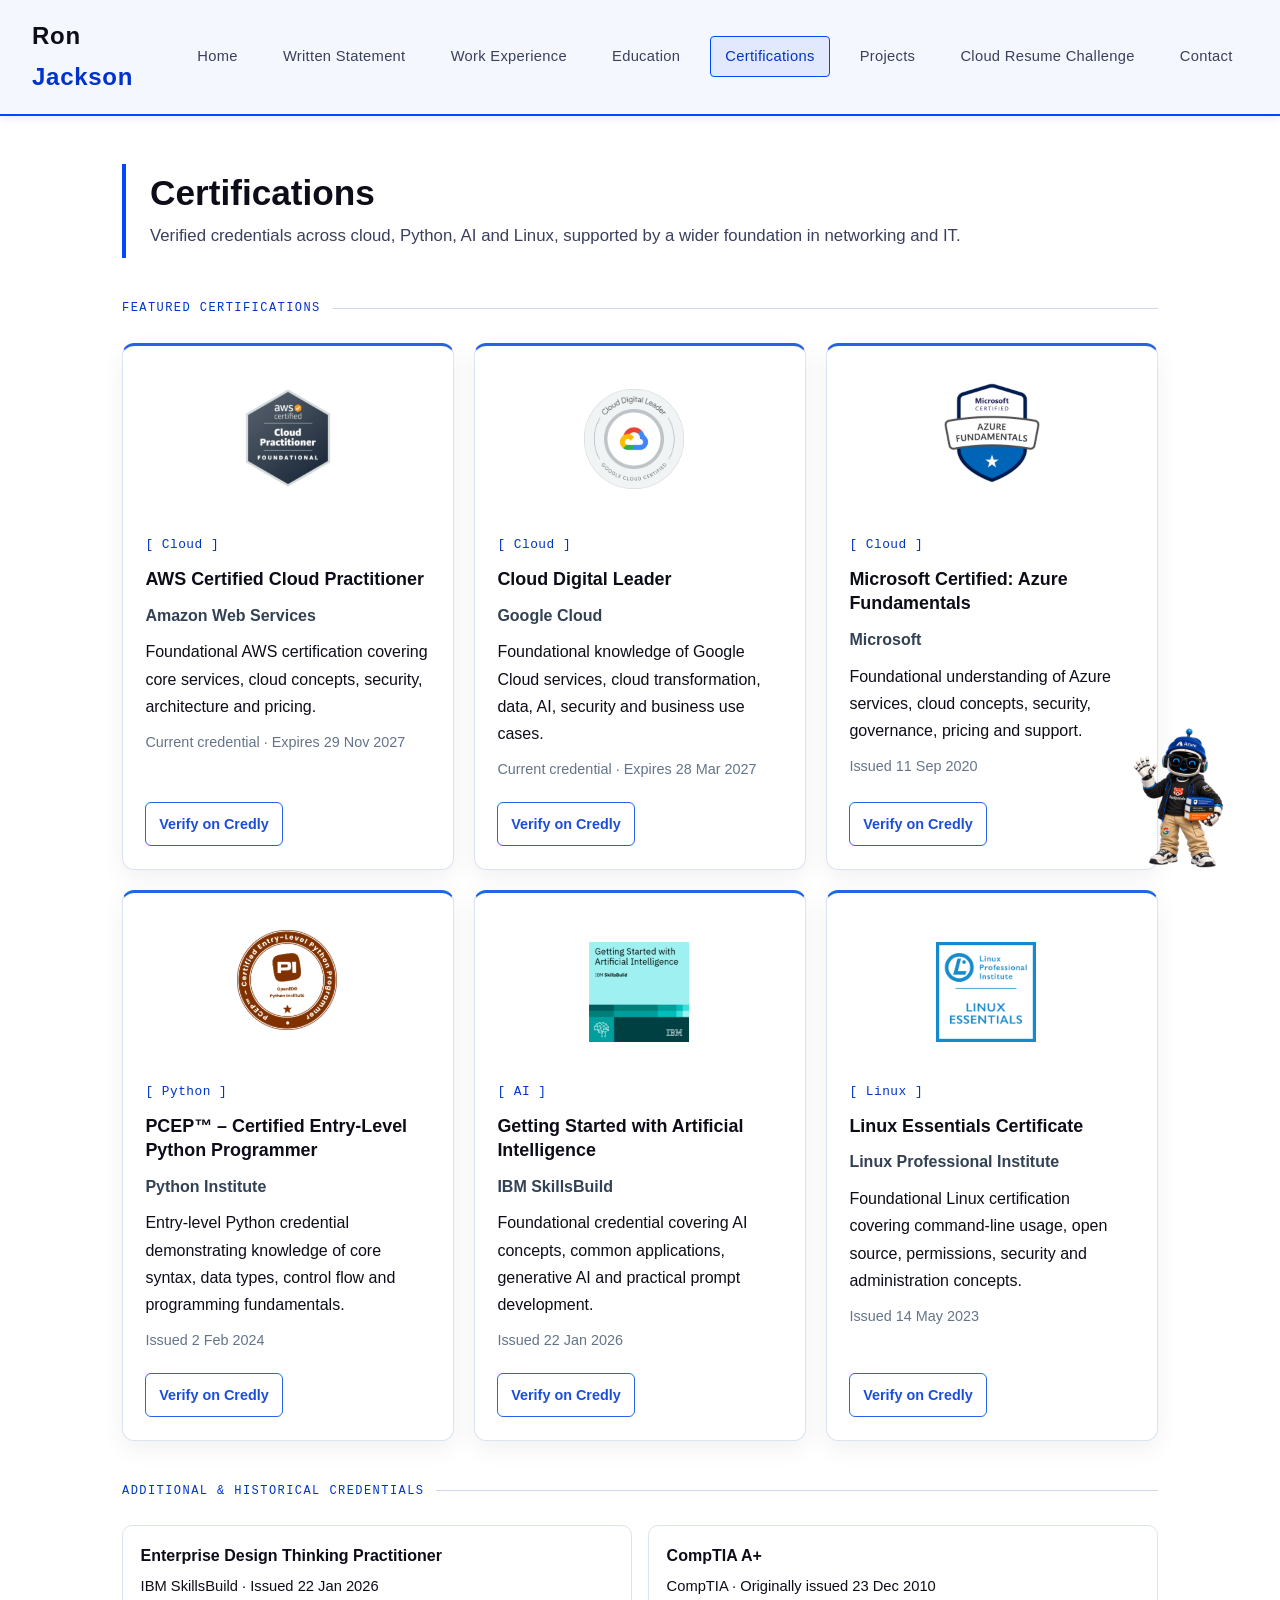
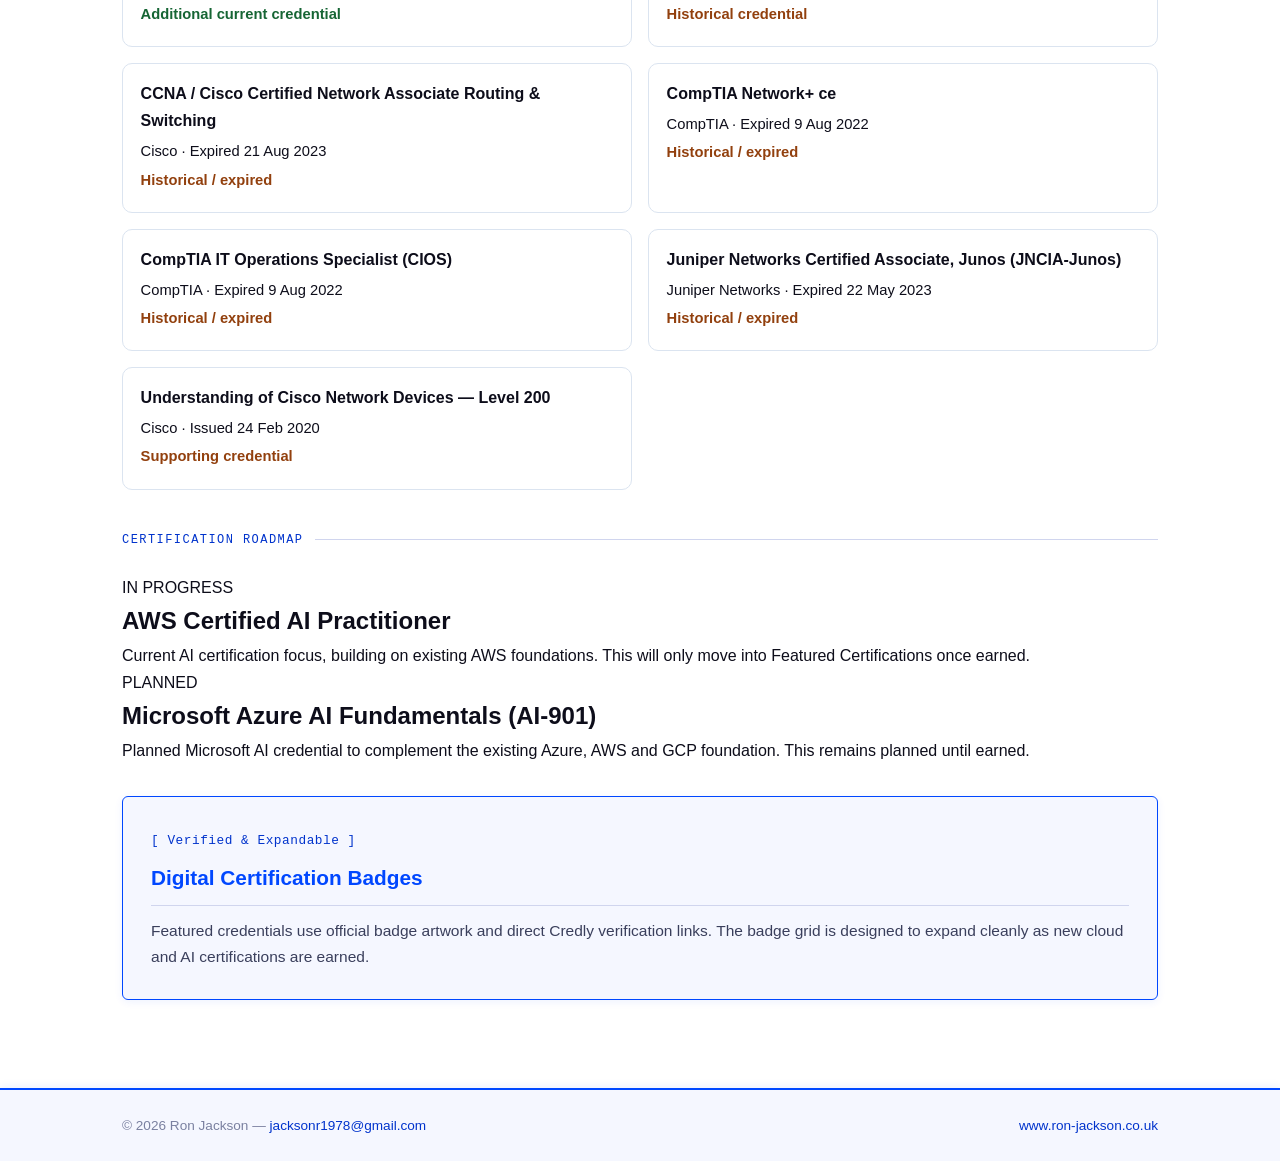
<file: website/certifications.html>
<!DOCTYPE html>
<html lang="en">
<head>
    <meta charset="UTF-8">
    <meta name="viewport" content="width=device-width, initial-scale=1.0">
    <title>Ron Jackson | Certifications</title>
    <link rel="stylesheet" href="styles.css">
    <style>
        @media (min-width: 901px) {
            header .wrapper { max-width: 1280px; }
            header nav ul { flex-wrap: nowrap; gap: 0.9rem; }
            header nav a { white-space: nowrap; font-size: 0.92rem; }
        }
        .featured-cert-grid {
            display: grid;
            grid-template-columns: repeat(3, minmax(0, 1fr));
            gap: 1.25rem;
            margin-bottom: 2.5rem;
        }
        .featured-cert-card {
            background: #fff;
            border: 1px solid #dbe4f0;
            border-top: 3px solid #2563eb;
            border-radius: 12px;
            padding: 1.4rem;
            box-shadow: 0 8px 24px rgba(15, 23, 42, 0.06);
            display: flex;
            flex-direction: column;
            min-height: 100%;
        }
        .cert-badge-image-wrap {
            min-height: 150px;
            display: flex;
            align-items: center;
            justify-content: center;
            margin-bottom: 1rem;
        }
        .cert-badge-image {
            width: 130px;
            height: 130px;
            object-fit: contain;
            display: block;
        }
        .featured-cert-card h2 { margin: 0.2rem 0 0.35rem; font-size: 1.12rem; line-height: 1.35; }
        .featured-cert-card p { margin: 0.3rem 0; }
        .cert-provider { font-weight: 600; color: #334155; }
        .cert-status-line { color: #64748b; font-size: 0.9rem; }
        .cert-actions { margin-top: auto; padding-top: 1rem; }
        .verify-link {
            display: inline-block;
            border: 1px solid #2563eb;
            border-radius: 6px;
            padding: 0.55rem 0.8rem;
            color: #1d4ed8;
            text-decoration: none;
            font-weight: 600;
            font-size: 0.9rem;
        }
        .verify-link:hover, .verify-link:focus { background: #eff6ff; }
        .credential-list {
            display: grid;
            grid-template-columns: repeat(2, minmax(0, 1fr));
            gap: 1rem;
            margin-bottom: 2.5rem;
        }
        .credential-row {
            background: #fff;
            border: 1px solid #dbe4f0;
            border-radius: 10px;
            padding: 1rem 1.1rem;
        }
        .credential-row h3 { margin: 0 0 0.3rem; font-size: 1rem; }
        .credential-row p { margin: 0.2rem 0; font-size: 0.92rem; }
        .status-current { color: #166534; font-weight: 700; }
        .status-historical { color: #92400e; font-weight: 700; }
        .cert-roadmap { margin-bottom: 2rem; }
        .cert-note { margin-top: 1rem; }
        @media (max-width: 900px) {
            .featured-cert-grid { grid-template-columns: repeat(2, minmax(0, 1fr)); }
        }
        @media (max-width: 620px) {
            .featured-cert-grid, .credential-list { grid-template-columns: 1fr; }
            .featured-cert-card { padding: 1.15rem; }
        }
    </style>
</head>
<body>
    <header>
        <div class="wrapper">
            <a href="index.html" class="site-title">Ron <span>Jackson</span></a>
            <nav>
                <ul>
                    <li><a href="index.html">Home</a></li>
                    <li><a href="written-statement.html">Written Statement</a></li>
                    <li><a href="work-experience.html">Work Experience</a></li>
                    <li><a href="education.html">Education</a></li>
                    <li><a href="certifications.html" class="active">Certifications</a></li>
                    <li><a href="projects.html">Projects</a></li>
                    <li><a href="cloud-resume-challenge.html">Cloud Resume Challenge</a></li>
                    <li><a href="contact.html">Contact</a></li>
                </ul>
            </nav>
        </div>
    </header>

    <main>
        <div class="wrapper">
            <div class="page-hero">
                <h1>Certifications</h1>
                <p>Verified credentials across cloud, Python, AI and Linux, supported by a wider foundation in networking and IT.</p>
            </div>

            <p class="section-label">Featured Certifications</p>
            <div class="featured-cert-grid">
                <article class="featured-cert-card">
                    <div class="cert-badge-image-wrap"><img class="cert-badge-image" src="aws-cloud-practitioner.png" alt="AWS Certified Cloud Practitioner badge"></div>
                    <span class="meta">[ Cloud ]</span>
                    <h2>AWS Certified Cloud Practitioner</h2>
                    <p class="cert-provider">Amazon Web Services</p>
                    <p>Foundational AWS certification covering core services, cloud concepts, security, architecture and pricing.</p>
                    <p class="cert-status-line">Current credential · Expires 29 Nov 2027</p>
                    <div class="cert-actions"><a class="verify-link" href="https://www.credly.com/badges/4825276f-b5e7-4b28-b126-1cdbe8781a90/public_url" target="_blank" rel="noopener noreferrer">Verify on Credly</a></div>
                </article>

                <article class="featured-cert-card">
                    <div class="cert-badge-image-wrap"><img class="cert-badge-image" src="google-cloud-digital-leader.png" alt="Google Cloud Digital Leader badge"></div>
                    <span class="meta">[ Cloud ]</span>
                    <h2>Cloud Digital Leader</h2>
                    <p class="cert-provider">Google Cloud</p>
                    <p>Foundational knowledge of Google Cloud services, cloud transformation, data, AI, security and business use cases.</p>
                    <p class="cert-status-line">Current credential · Expires 28 Mar 2027</p>
                    <div class="cert-actions"><a class="verify-link" href="https://www.credly.com/badges/78291d8f-d66b-465e-8c91-d51d4b2f5b19/public_url" target="_blank" rel="noopener noreferrer">Verify on Credly</a></div>
                </article>

                <article class="featured-cert-card">
                    <div class="cert-badge-image-wrap"><img class="cert-badge-image" src="azure-fundamentals.png" alt="Microsoft Certified Azure Fundamentals badge"></div>
                    <span class="meta">[ Cloud ]</span>
                    <h2>Microsoft Certified: Azure Fundamentals</h2>
                    <p class="cert-provider">Microsoft</p>
                    <p>Foundational understanding of Azure services, cloud concepts, security, governance, pricing and support.</p>
                    <p class="cert-status-line">Issued 11 Sep 2020</p>
                    <div class="cert-actions"><a class="verify-link" href="https://www.credly.com/badges/44bcf662-6a5d-427f-8465-b00cd1fa32e7/public_url" target="_blank" rel="noopener noreferrer">Verify on Credly</a></div>
                </article>

                <article class="featured-cert-card">
                    <div class="cert-badge-image-wrap"><img class="cert-badge-image" src="pcep-python.png" alt="PCEP Certified Entry-Level Python Programmer badge"></div>
                    <span class="meta">[ Python ]</span>
                    <h2>PCEP™ – Certified Entry-Level Python Programmer</h2>
                    <p class="cert-provider">Python Institute</p>
                    <p>Entry-level Python credential demonstrating knowledge of core syntax, data types, control flow and programming fundamentals.</p>
                    <p class="cert-status-line">Issued 2 Feb 2024</p>
                    <div class="cert-actions"><a class="verify-link" href="https://www.credly.com/badges/53e0cecb-135d-49e9-b8bc-91026887b95d/public_url" target="_blank" rel="noopener noreferrer">Verify on Credly</a></div>
                </article>

                <article class="featured-cert-card">
                    <div class="cert-badge-image-wrap"><img class="cert-badge-image" src="ibm-ai.png" alt="IBM Getting Started with Artificial Intelligence badge"></div>
                    <span class="meta">[ AI ]</span>
                    <h2>Getting Started with Artificial Intelligence</h2>
                    <p class="cert-provider">IBM SkillsBuild</p>
                    <p>Foundational credential covering AI concepts, common applications, generative AI and practical prompt development.</p>
                    <p class="cert-status-line">Issued 22 Jan 2026</p>
                    <div class="cert-actions"><a class="verify-link" href="https://www.credly.com/badges/84de6a75-718a-47b6-b9da-f3e84c369468/public_url" target="_blank" rel="noopener noreferrer">Verify on Credly</a></div>
                </article>

                <article class="featured-cert-card">
                    <div class="cert-badge-image-wrap"><img class="cert-badge-image" src="linux-essentials.png" alt="Linux Professional Institute Linux Essentials badge"></div>
                    <span class="meta">[ Linux ]</span>
                    <h2>Linux Essentials Certificate</h2>
                    <p class="cert-provider">Linux Professional Institute</p>
                    <p>Foundational Linux certification covering command-line usage, open source, permissions, security and administration concepts.</p>
                    <p class="cert-status-line">Issued 14 May 2023</p>
                    <div class="cert-actions"><a class="verify-link" href="https://www.credly.com/badges/4c8b5136-7797-4f88-a4ee-a0b5612e3987/public_url" target="_blank" rel="noopener noreferrer">Verify on Credly</a></div>
                </article>
            </div>

            <p class="section-label">Additional &amp; Historical Credentials</p>
            <div class="credential-list">
                <article class="credential-row">
                    <h3>Enterprise Design Thinking Practitioner</h3>
                    <p>IBM SkillsBuild · Issued 22 Jan 2026</p>
                    <p class="status-current">Additional current credential</p>
                </article>
                <article class="credential-row">
                    <h3>CompTIA A+</h3>
                    <p>CompTIA · Originally issued 23 Dec 2010</p>
                    <p class="status-historical">Historical credential</p>
                </article>
                <article class="credential-row">
                    <h3>CCNA / Cisco Certified Network Associate Routing &amp; Switching</h3>
                    <p>Cisco · Expired 21 Aug 2023</p>
                    <p class="status-historical">Historical / expired</p>
                </article>
                <article class="credential-row">
                    <h3>CompTIA Network+ ce</h3>
                    <p>CompTIA · Expired 9 Aug 2022</p>
                    <p class="status-historical">Historical / expired</p>
                </article>
                <article class="credential-row">
                    <h3>CompTIA IT Operations Specialist (CIOS)</h3>
                    <p>CompTIA · Expired 9 Aug 2022</p>
                    <p class="status-historical">Historical / expired</p>
                </article>
                <article class="credential-row">
                    <h3>Juniper Networks Certified Associate, Junos (JNCIA-Junos)</h3>
                    <p>Juniper Networks · Expired 22 May 2023</p>
                    <p class="status-historical">Historical / expired</p>
                </article>
                <article class="credential-row">
                    <h3>Understanding of Cisco Network Devices — Level 200</h3>
                    <p>Cisco · Issued 24 Feb 2020</p>
                    <p class="status-historical">Supporting credential</p>
                </article>
            </div>

            <p class="section-label">Certification Roadmap</p>
            <div class="cert-roadmap">
                <div class="roadmap-card roadmap-current">
                    <span class="project-status status-active">IN PROGRESS</span>
                    <h2>AWS Certified AI Practitioner</h2>
                    <p>Current AI certification focus, building on existing AWS foundations. This will only move into Featured Certifications once earned.</p>
                </div>
                <div class="roadmap-card">
                    <span class="project-status status-planned">PLANNED</span>
                    <h2>Microsoft Azure AI Fundamentals (AI-901)</h2>
                    <p>Planned Microsoft AI credential to complement the existing Azure, AWS and GCP foundation. This remains planned until earned.</p>
                </div>
            </div>

            <div class="card cert-note">
                <span class="meta">[ Verified &amp; Expandable ]</span>
                <h2>Digital Certification Badges</h2>
                <p>Featured credentials use official badge artwork and direct Credly verification links. The badge grid is designed to expand cleanly as new cloud and AI certifications are earned.</p>
            </div>
        </div>
    </main>

    <footer>
        <div class="wrapper">
            <p>&copy; 2026 Ron Jackson &mdash; <a href="mailto:jacksonr1978@gmail.com">jacksonr1978@gmail.com</a></p>
            <p><a href="https://www.ron-jackson.co.uk">www.ron-jackson.co.uk</a></p>
        </div>
    </footer>
<script src="assets/ronbot/ronbot.js" defer></script></body>
</html>
</file>
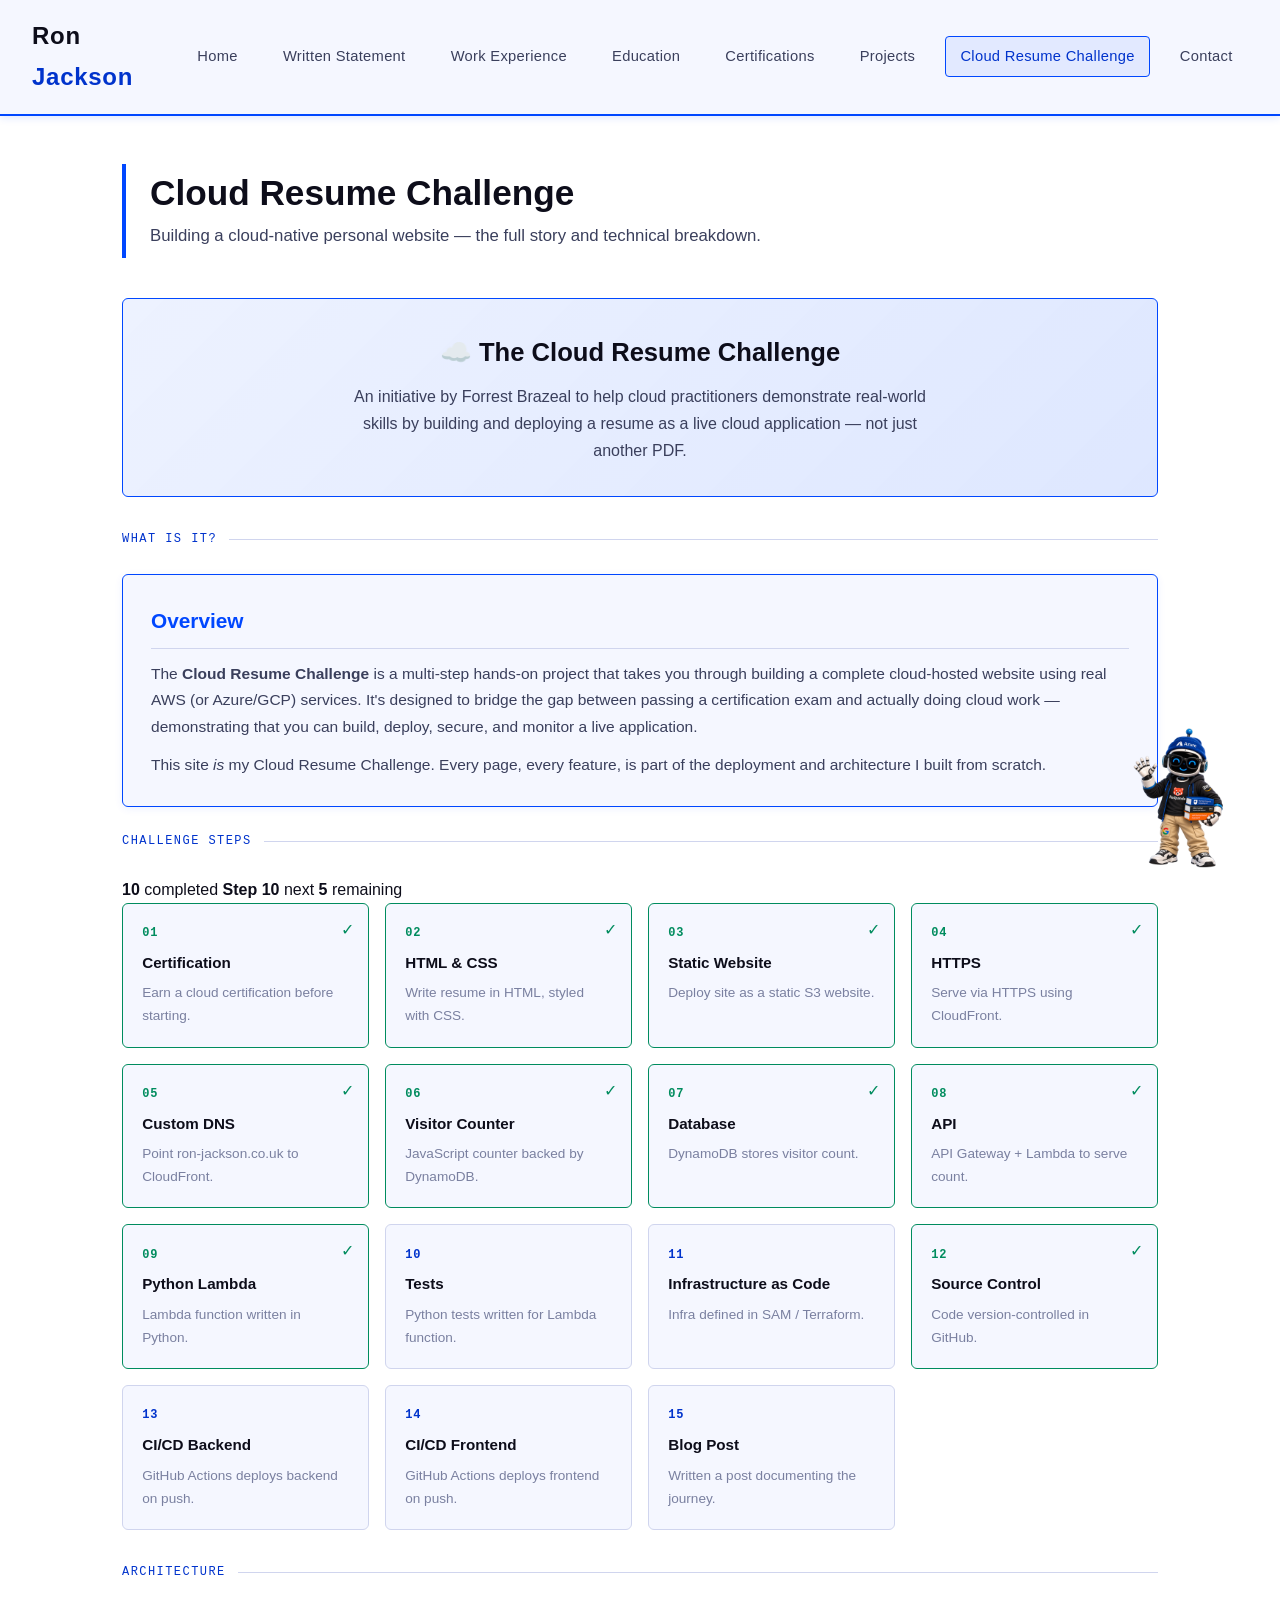
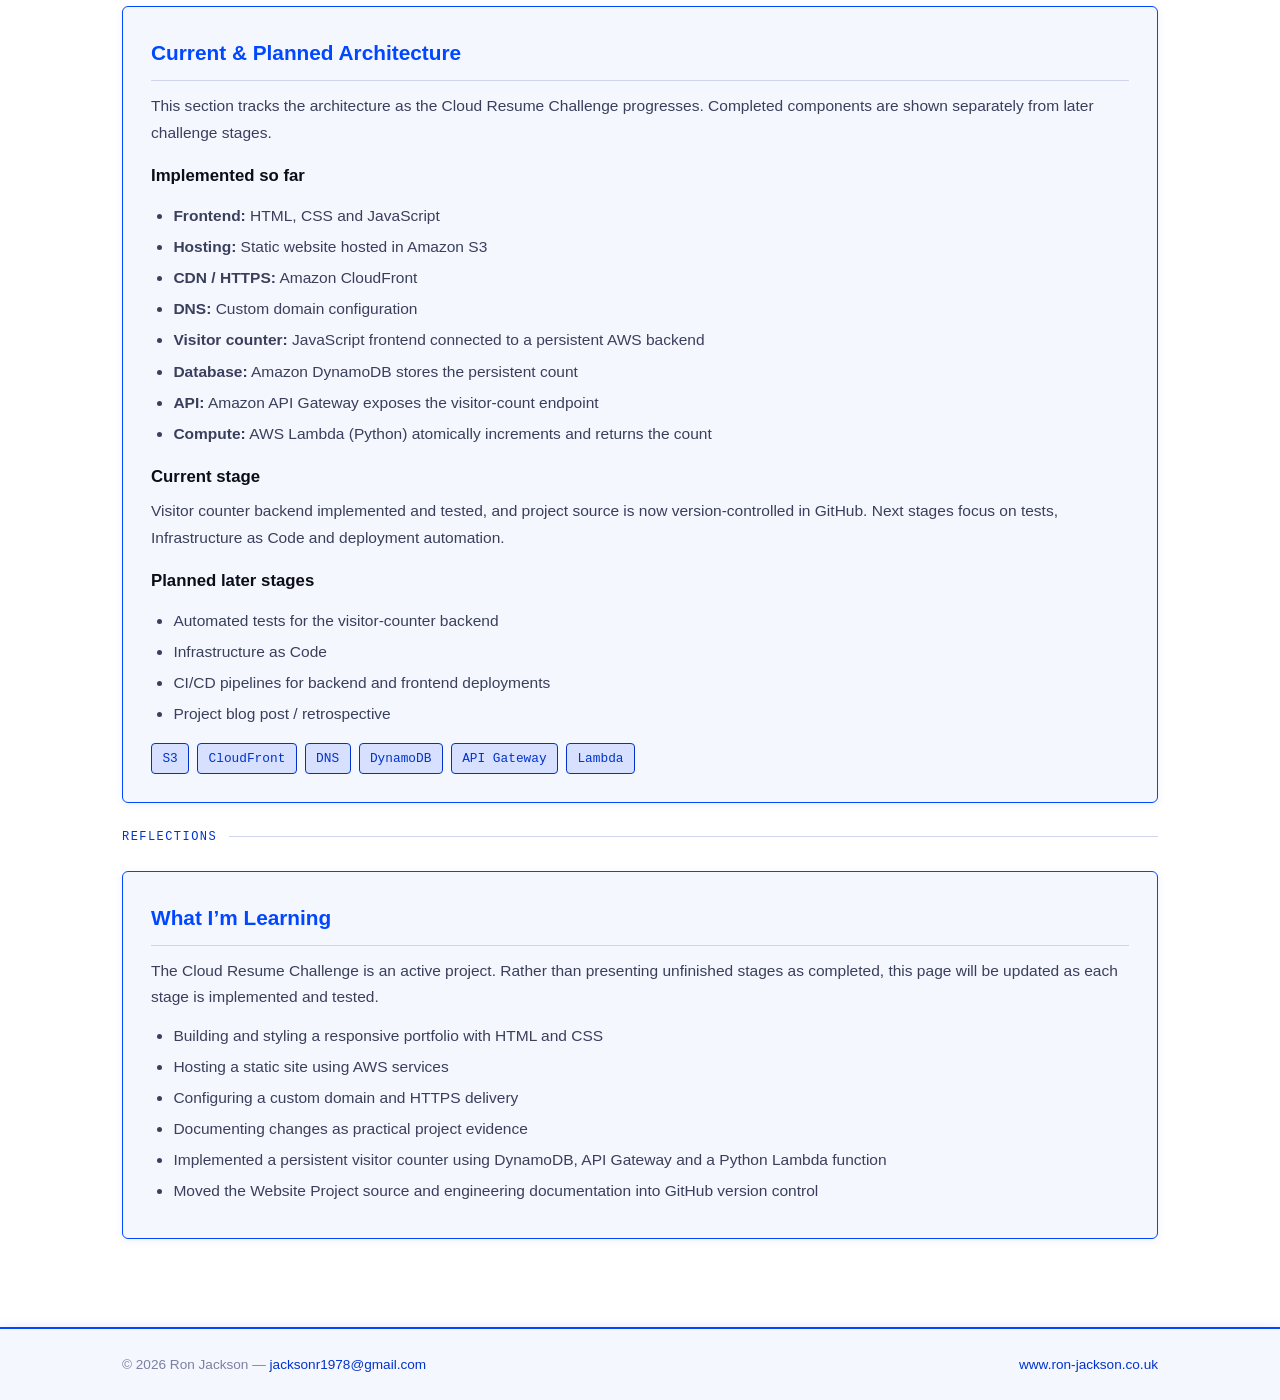
<file: website/cloud-resume-challenge.html>
<!DOCTYPE html>
<html lang="en">
<head>
    <meta charset="UTF-8">
    <meta name="viewport" content="width=device-width, initial-scale=1.0">
    <title>Ron Jackson | Cloud Resume Challenge</title>
    <link rel="stylesheet" href="styles.css">

    <style>
        /* Keep the full desktop navigation on a single line. */
        @media (min-width: 901px) {
            header .wrapper { max-width: 1280px; }
            header nav ul { flex-wrap: nowrap; gap: 0.9rem; }
            header nav a { white-space: nowrap; font-size: 0.92rem; }
        }
    </style>
</head>
<body>

    <!-- HEADER -->
    <header>
        <div class="wrapper">
            <a href="index.html" class="site-title">Ron <span>Jackson</span></a>
            <nav>
                <ul>
                    <li><a href="index.html">Home</a></li>
                    <li><a href="written-statement.html">Written Statement</a></li>
                    <li><a href="work-experience.html">Work Experience</a></li>
                    <li><a href="education.html">Education</a></li>
                    <li><a href="certifications.html">Certifications</a></li>
                    <li><a href="projects.html">Projects</a></li>
                    <li><a href="cloud-resume-challenge.html" class="active">Cloud Resume Challenge</a></li>
                    <li><a href="contact.html">Contact</a></li>
                </ul>
            </nav>
        </div>
    </header>

    <!-- MAIN -->
    <main>
        <div class="wrapper">

            <div class="page-hero">
                <h1>Cloud Resume Challenge</h1>
                <p>Building a cloud-native personal website — the full story and technical breakdown.</p>
            </div>

            <!-- Banner -->
            <div class="challenge-banner">
                <h2>☁️ The Cloud Resume Challenge</h2>
                <p>
                    An initiative by Forrest Brazeal to help cloud practitioners demonstrate real-world skills
                    by building and deploying a resume as a live cloud application — not just another PDF.
                </p>
            </div>

            <!-- What Is It -->
            <p class="section-label">What Is It?</p>
            <div class="card">
                <h2>Overview</h2>
                <p>
                    The <strong>Cloud Resume Challenge</strong> is a multi-step hands-on project that takes you
                    through building a complete cloud-hosted website using real AWS (or Azure/GCP) services.
                    It's designed to bridge the gap between passing a certification exam and actually doing
                    cloud work — demonstrating that you can build, deploy, secure, and monitor a live application.
                </p>
                <p style="margin-top:0.75rem;">
                    This site <em>is</em> my Cloud Resume Challenge. Every page, every feature, is part of
                    the deployment and architecture I built from scratch.
                </p>
            </div>

            <!-- Steps -->
            <p class="section-label">Challenge Steps</p>
            <div class="challenge-progress">
                <span><strong>10</strong> completed</span>
                <span><strong>Step 10</strong> next</span>
                <span><strong>5</strong> remaining</span>
            </div>

            <div class="steps-grid">
                <div class="step-card done">
                    <div class="step-number">01</div>
                    <h3>Certification</h3>
                    <p>Earn a cloud certification before starting.</p>
                </div>
                <div class="step-card done">
                    <div class="step-number">02</div>
                    <h3>HTML &amp; CSS</h3>
                    <p>Write resume in HTML, styled with CSS.</p>
                </div>
                <div class="step-card done">
                    <div class="step-number">03</div>
                    <h3>Static Website</h3>
                    <p>Deploy site as a static S3 website.</p>
                </div>
                <div class="step-card done">
                    <div class="step-number">04</div>
                    <h3>HTTPS</h3>
                    <p>Serve via HTTPS using CloudFront.</p>
                </div>
                <div class="step-card done">
                    <div class="step-number">05</div>
                    <h3>Custom DNS</h3>
                    <p>Point ron-jackson.co.uk to CloudFront.</p>
                </div>
                <div class="step-card done">
                    <div class="step-number">06</div>
                    <h3>Visitor Counter</h3>
                    <p>JavaScript counter backed by DynamoDB.</p>
                </div>
                <div class="step-card done">
                    <div class="step-number">07</div>
                    <h3>Database</h3>
                    <p>DynamoDB stores visitor count.</p>
                </div>
                <div class="step-card done">
                    <div class="step-number">08</div>
                    <h3>API</h3>
                    <p>API Gateway + Lambda to serve count.</p>
                </div>
                <div class="step-card done">
                    <div class="step-number">09</div>
                    <h3>Python Lambda</h3>
                    <p>Lambda function written in Python.</p>
                </div>
                <div class="step-card planned">
                    <div class="step-number">10</div>
                    <h3>Tests</h3>
                    <p>Python tests written for Lambda function.</p>
                </div>
                <div class="step-card planned">
                    <div class="step-number">11</div>
                    <h3>Infrastructure as Code</h3>
                    <p>Infra defined in SAM / Terraform.</p>
                </div>
                <div class="step-card done">
                    <div class="step-number">12</div>
                    <h3>Source Control</h3>
                    <p>Code version-controlled in GitHub.</p>
                </div>
                <div class="step-card planned">
                    <div class="step-number">13</div>
                    <h3>CI/CD Backend</h3>
                    <p>GitHub Actions deploys backend on push.</p>
                </div>
                <div class="step-card planned">
                    <div class="step-number">14</div>
                    <h3>CI/CD Frontend</h3>
                    <p>GitHub Actions deploys frontend on push.</p>
                </div>
                <div class="step-card planned">
                    <div class="step-number">15</div>
                    <h3>Blog Post</h3>
                    <p>Written a post documenting the journey.</p>
                </div>
            </div>

            <!-- Architecture -->
            <p class="section-label">Architecture</p>
            <div class="card">
                <h2>Current &amp; Planned Architecture</h2>
                <p>This section tracks the architecture as the Cloud Resume Challenge progresses. Completed components are shown separately from later challenge stages.</p>
                <h3 style="margin-top:1rem;">Implemented so far</h3>
                <ul style="margin-top:0.75rem;">
                    <li><strong>Frontend:</strong> HTML, CSS and JavaScript</li>
                    <li><strong>Hosting:</strong> Static website hosted in Amazon S3</li>
                    <li><strong>CDN / HTTPS:</strong> Amazon CloudFront</li>
                    <li><strong>DNS:</strong> Custom domain configuration</li>
                    <li><strong>Visitor counter:</strong> JavaScript frontend connected to a persistent AWS backend</li>
                    <li><strong>Database:</strong> Amazon DynamoDB stores the persistent count</li>
                    <li><strong>API:</strong> Amazon API Gateway exposes the visitor-count endpoint</li>
                    <li><strong>Compute:</strong> AWS Lambda (Python) atomically increments and returns the count</li>
                </ul>
                <h3 style="margin-top:1rem;">Current stage</h3>
                <p>Visitor counter backend implemented and tested, and project source is now version-controlled in GitHub. Next stages focus on tests, Infrastructure as Code and deployment automation.</p>
                <h3 style="margin-top:1rem;">Planned later stages</h3>
                <ul style="margin-top:0.75rem;">
                    <li>Automated tests for the visitor-counter backend</li>
                    <li>Infrastructure as Code</li>
                    <li>CI/CD pipelines for backend and frontend deployments</li>
                    <li>Project blog post / retrospective</li>
                </ul>
                <div class="badge-list" style="margin-top:1rem;">
                    <span class="badge">S3</span>
                    <span class="badge">CloudFront</span>
                    <span class="badge">DNS</span>
                    <span class="badge">DynamoDB</span>
                    <span class="badge">API Gateway</span>
                    <span class="badge">Lambda</span>
                </div>
            </div>

            <!-- Lessons Learned -->
            <p class="section-label">Reflections</p>
            <div class="card">
                <h2>What I&rsquo;m Learning</h2>
                <p>
                    The Cloud Resume Challenge is an active project. Rather than presenting unfinished stages as completed,
                    this page will be updated as each stage is implemented and tested.
                </p>
                <ul style="margin-top:0.75rem;">
                    <li>Building and styling a responsive portfolio with HTML and CSS</li>
                    <li>Hosting a static site using AWS services</li>
                    <li>Configuring a custom domain and HTTPS delivery</li>
                    <li>Documenting changes as practical project evidence</li>
                    <li>Implemented a persistent visitor counter using DynamoDB, API Gateway and a Python Lambda function</li>
                    <li>Moved the Website Project source and engineering documentation into GitHub version control</li>
                </ul>
            </div>

        </div>
    </main>

    <!-- FOOTER -->
    <footer>
        <div class="wrapper">
            <p>&copy; 2026 Ron Jackson &mdash; <a href="mailto:jacksonr1978@gmail.com">jacksonr1978@gmail.com</a></p>
            <p><a href="https://www.ron-jackson.co.uk">www.ron-jackson.co.uk</a></p>
        </div>
    </footer>
<script src="assets/ronbot/ronbot.js" defer></script></body>
</html>
</file>
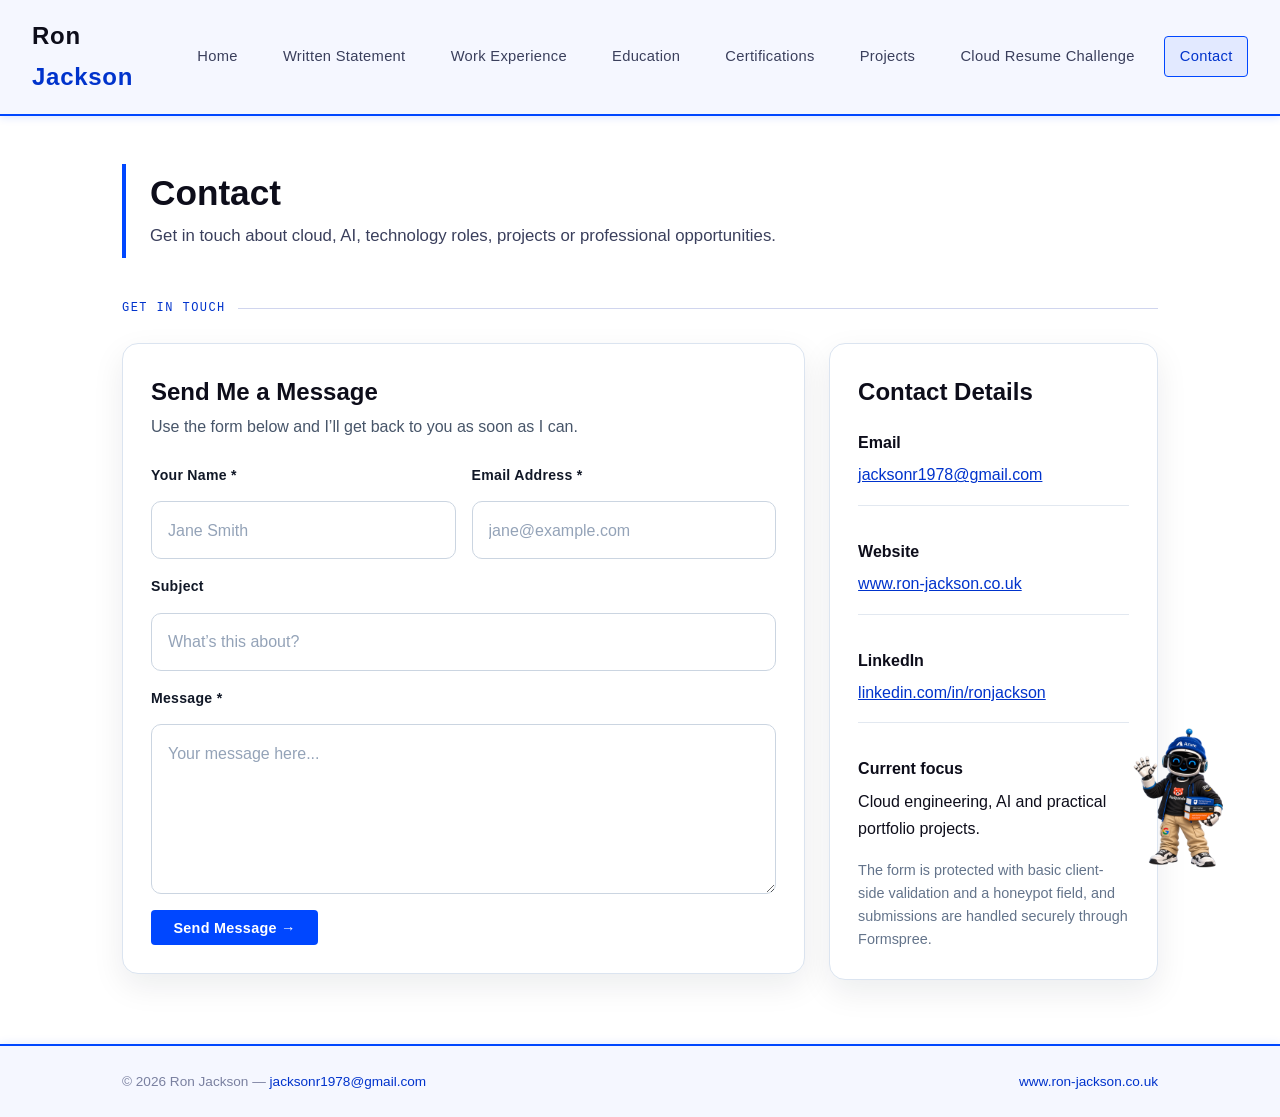
<file: website/contact.html>
<!DOCTYPE html>
<html lang="en">
<head>
    <meta charset="UTF-8">
    <meta name="viewport" content="width=device-width, initial-scale=1.0">
    <title>Ron Jackson | Contact</title>
    <link rel="stylesheet" href="styles.css">
    <style>
        .contact-layout {
            display: grid;
            grid-template-columns: minmax(0, 1.35fr) minmax(260px, 0.65fr);
            gap: 1.5rem;
            align-items: start;
        }
        .contact-card {
            background: #ffffff;
            border: 1px solid #dbe4f0;
            border-radius: 16px;
            padding: 1.75rem;
            box-shadow: 0 12px 32px rgba(15, 23, 42, 0.08);
        }
        .contact-card h2 { margin-top: 0; }
        .contact-intro { color: #475569; margin-bottom: 1.5rem; }
        .contact-form-grid { display: grid; grid-template-columns: repeat(2, minmax(0, 1fr)); gap: 1rem; }
        .form-group { display: flex; flex-direction: column; gap: 0.45rem; margin-bottom: 1rem; }
        .form-group label { font-weight: 600; color: #111827; }
        .form-group input,
        .form-group textarea {
            width: 100%;
            box-sizing: border-box;
            border: 1px solid #cbd5e1;
            border-radius: 10px;
            background: #ffffff;
            color: #111827;
            padding: 0.9rem 1rem;
            font: inherit;
            transition: border-color 0.2s ease, box-shadow 0.2s ease;
        }
        .form-group input::placeholder,
        .form-group textarea::placeholder { color: #94a3b8; }
        .form-group textarea { min-height: 170px; resize: vertical; }
        .form-group input:focus,
        .form-group textarea:focus {
            outline: none;
            border-color: var(--electric-blue-glow, #38bdf8);
            box-shadow: 0 0 0 3px rgba(56, 189, 248, 0.14);
        }
        .contact-submit { border: 0; cursor: pointer; }
        .contact-submit:disabled { opacity: 0.7; cursor: wait; }
        .form-message {
            display: none;
            margin-top: 1rem;
            padding: 0.9rem 1rem;
            border-radius: 10px;
            line-height: 1.5;
        }
        .form-message.success {
            display: block;
            background: rgba(34, 197, 94, 0.12);
            border: 1px solid rgba(34, 197, 94, 0.35);
        }
        .form-message.error {
            display: block;
            background: rgba(239, 68, 68, 0.12);
            border: 1px solid rgba(239, 68, 68, 0.35);
        }
        .contact-details { display: grid; gap: 1rem; }
        .contact-detail {
            padding: 1rem 0;
            border-bottom: 1px solid #e2e8f0;
        }
        .contact-detail:last-child { border-bottom: 0; }
        .contact-detail strong { display: block; margin-bottom: 0.35rem; }
        .contact-detail a { color: var(--electric-blue-glow, #38bdf8); }
        .contact-note { color: #64748b; font-size: 0.9rem; line-height: 1.6; }
        @media (max-width: 800px) {
            .contact-layout { grid-template-columns: 1fr; }
            .contact-form-grid { grid-template-columns: 1fr; }
        }
    </style>

    <style>
        /* Keep the full desktop navigation on a single line. */
        @media (min-width: 901px) {
            header .wrapper { max-width: 1280px; }
            header nav ul { flex-wrap: nowrap; gap: 0.9rem; }
            header nav a { white-space: nowrap; font-size: 0.92rem; }
        }
    </style>
</head>
<body>
    <header>
        <div class="wrapper">
            <a href="index.html" class="site-title">Ron <span>Jackson</span></a>
            <nav>
                <ul>
                    <li><a href="index.html">Home</a></li>
                    <li><a href="written-statement.html">Written Statement</a></li>
                    <li><a href="work-experience.html">Work Experience</a></li>
                    <li><a href="education.html">Education</a></li>
                    <li><a href="certifications.html">Certifications</a></li>
                    <li><a href="projects.html">Projects</a></li>
                    <li><a href="cloud-resume-challenge.html">Cloud Resume Challenge</a></li>
                    <li><a href="contact.html" class="active">Contact</a></li>
                </ul>
            </nav>
        </div>
    </header>

    <main>
        <div class="wrapper">
            <div class="page-hero">
                <h1>Contact</h1>
                <p>Get in touch about cloud, AI, technology roles, projects or professional opportunities.</p>
            </div>

            <p class="section-label">Get In Touch</p>
            <div class="contact-layout">
                <section class="contact-card">
                    <h2>Send Me a Message</h2>
                    <p class="contact-intro">Use the form below and I’ll get back to you as soon as I can.</p>

                    <form id="contact-form" method="POST" novalidate>
                        <div class="contact-form-grid">
                            <div class="form-group">
                                <label for="name">Your Name *</label>
                                <input type="text" id="name" name="name" placeholder="Jane Smith" maxlength="120" autocomplete="name" required>
                            </div>
                            <div class="form-group">
                                <label for="email">Email Address *</label>
                                <input type="email" id="email" name="email" placeholder="jane@example.com" maxlength="254" autocomplete="email" required>
                            </div>
                        </div>

                        <div class="form-group">
                            <label for="subject">Subject</label>
                            <input type="text" id="subject" name="subject" placeholder="What’s this about?" maxlength="180">
                        </div>

                        <div class="form-group">
                            <label for="message">Message *</label>
                            <textarea id="message" name="message" placeholder="Your message here..." maxlength="5000" required></textarea>
                        </div>

                        <input type="text" id="website" name="website" autocomplete="off" tabindex="-1" aria-hidden="true" style="position:absolute;left:-9999px;">
                        <button type="submit" class="btn btn-primary contact-submit" id="contact-submit">Send Message &rarr;</button>
                    </form>

                    <div class="form-message" id="form-status" role="status" aria-live="polite"></div>
                </section>

                <aside class="contact-card">
                    <h2>Contact Details</h2>
                    <div class="contact-details">
                        <div class="contact-detail">
                            <strong>Email</strong>
                            <a href="mailto:jacksonr1978@gmail.com">jacksonr1978@gmail.com</a>
                        </div>
                        <div class="contact-detail">
                            <strong>Website</strong>
                            <a href="https://www.ron-jackson.co.uk">www.ron-jackson.co.uk</a>
                        </div>
                        <div class="contact-detail">
                            <strong>LinkedIn</strong>
                            <a href="https://www.linkedin.com/in/ronjackson" target="_blank" rel="noopener noreferrer">linkedin.com/in/ronjackson</a>
                        </div>
                        <div class="contact-detail">
                            <strong>Current focus</strong>
                            <span>Cloud engineering, AI and practical portfolio projects.</span>
                        </div>
                    </div>
                    <p class="contact-note">The form is protected with basic client-side validation and a honeypot field, and submissions are handled securely through Formspree.</p>
                </aside>
            </div>
        </div>
    </main>

    <footer>
        <div class="wrapper">
            <p>&copy; 2026 Ron Jackson &mdash; <a href="mailto:jacksonr1978@gmail.com">jacksonr1978@gmail.com</a></p>
            <p><a href="https://www.ron-jackson.co.uk">www.ron-jackson.co.uk</a></p>
        </div>
    </footer>

    <script src="contact-config.js"></script>
    <script>
        const form = document.getElementById('contact-form');
        const statusBox = document.getElementById('form-status');
        const submitButton = document.getElementById('contact-submit');

        form.addEventListener('submit', async function (event) {
            event.preventDefault();
            statusBox.className = 'form-message';
            statusBox.textContent = '';

            if (!form.reportValidity()) return;

            const endpoint = window.CONTACT_FORM_ENDPOINT || '';
            if (!endpoint) {
                statusBox.className = 'form-message error';
                statusBox.textContent = 'The contact form is temporarily unavailable. Please use the email address shown on this page.';
                return;
            }

            submitButton.disabled = true;
            submitButton.textContent = 'Sending...';

            try {
                const response = await fetch(endpoint, {
                    method: 'POST',
                    body: new FormData(form),
                    headers: { 'Accept': 'application/json' }
                });

                if (!response.ok) throw new Error('Submission failed');

                form.reset();
                statusBox.className = 'form-message success';
                statusBox.textContent = 'Thanks for your message! I’ll get back to you soon.';
            } catch (error) {
                statusBox.className = 'form-message error';
                statusBox.textContent = 'Sorry, your message could not be sent. Please try again or email me directly.';
            } finally {
                submitButton.disabled = false;
                submitButton.textContent = 'Send Message →';
            }
        });
    </script>
<script src="assets/ronbot/ronbot.js" defer></script></body>
</html>
</file>
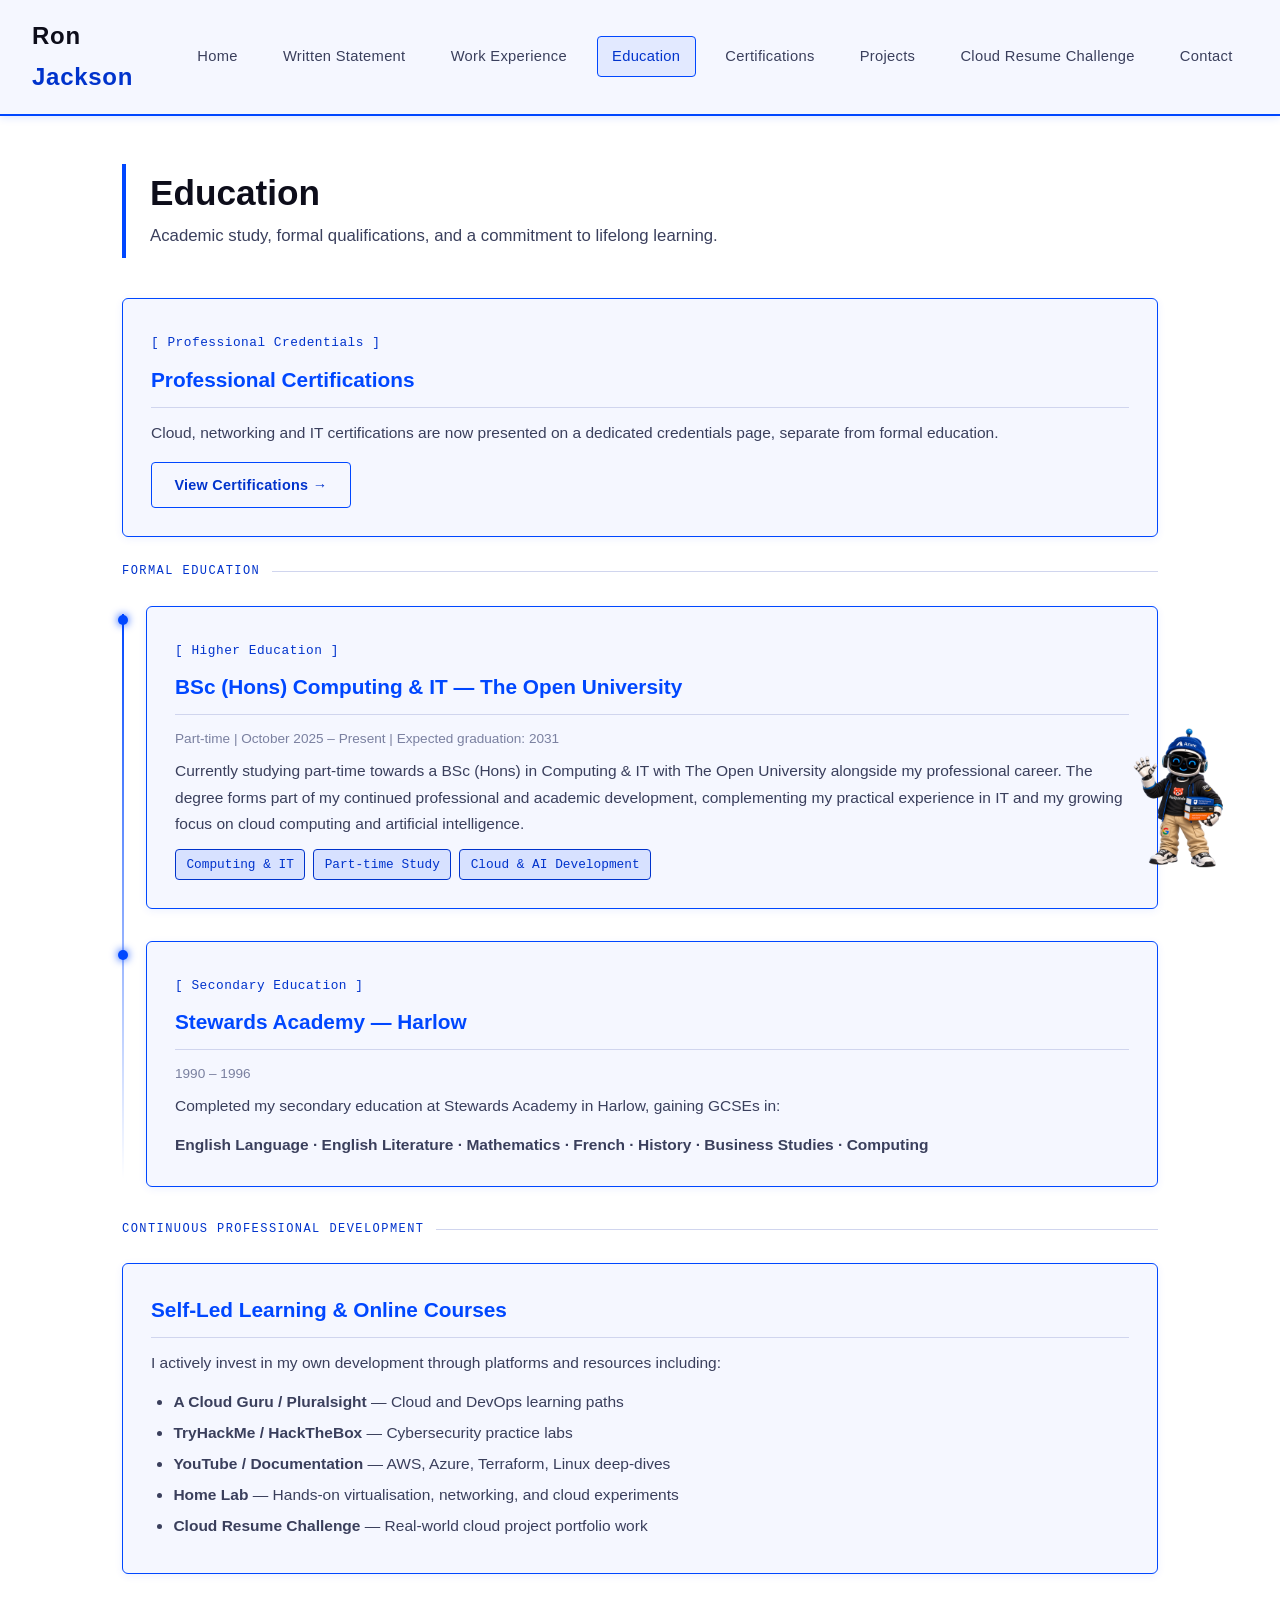
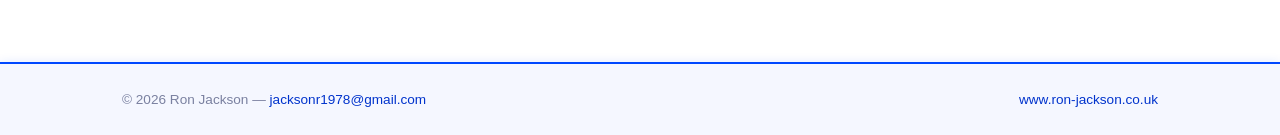
<file: website/education.html>
<!DOCTYPE html>

<html lang="en">
<head>
<meta charset="utf-8"/>
<meta content="width=device-width, initial-scale=1.0" name="viewport"/>
<title>Ron Jackson | Education</title>
<link href="styles.css" rel="stylesheet"/>
<style>
        /* Keep the full desktop navigation on a single line. */
        @media (min-width: 901px) {
            header .wrapper { max-width: 1280px; }
            header nav ul { flex-wrap: nowrap; gap: 0.9rem; }
            header nav a { white-space: nowrap; font-size: 0.92rem; }
        }
    </style>
</head>
<body>
<!-- HEADER -->
<header>
<div class="wrapper">
<a class="site-title" href="index.html">Ron <span>Jackson</span></a>
<nav>
<ul>
<li><a href="index.html">Home</a></li>
<li><a href="written-statement.html">Written Statement</a></li>
<li><a href="work-experience.html">Work Experience</a></li>
<li><a class="active" href="education.html">Education</a></li>
<li><a href="certifications.html">Certifications</a></li>
<li><a href="projects.html">Projects</a></li>
<li><a href="cloud-resume-challenge.html">Cloud Resume Challenge</a></li>
<li><a href="contact.html">Contact</a></li>
</ul>
</nav>
</div>
</header>
<!-- MAIN -->
<main>
<div class="wrapper">
<div class="page-hero">
<h1>Education</h1>
<p>Academic study, formal qualifications, and a commitment to lifelong learning.</p>
</div>
<!-- Certifications moved to dedicated page -->
<div class="card education-cert-callout">
<span class="meta">[ Professional Credentials ]</span>
<h2>Professional Certifications</h2>
<p>Cloud, networking and IT certifications are now presented on a dedicated credentials page, separate from formal education.</p>
<a class="btn btn-outline" href="certifications.html" style="margin-top:1rem;">View Certifications →</a>
</div>
<!-- Formal Education -->
<p class="section-label">Formal Education</p>
<div class="timeline">
<div class="timeline-item">
<div class="card"><span class="meta">[ Higher Education ]</span><h2>BSc (Hons) Computing &amp; IT — The Open University</h2><p style="color:var(--text-muted); font-size:0.85rem; margin-bottom:0.5rem;">Part-time | October 2025 – Present | Expected graduation: 2031</p><p>Currently studying part-time towards a BSc (Hons) in Computing &amp; IT with The Open University alongside my professional career. The degree forms part of my continued professional and academic development, complementing my practical experience in IT and my growing focus on cloud computing and artificial intelligence.</p><div class="badge-list"><span class="badge">Computing &amp; IT</span><span class="badge">Part-time Study</span><span class="badge">Cloud &amp; AI Development</span></div></div>
</div>
<div class="timeline-item">
<div class="card"><span class="meta">[ Secondary Education ]</span><h2>Stewards Academy — Harlow</h2><p style="color:var(--text-muted); font-size:0.85rem; margin-bottom:0.5rem;">1990 – 1996</p><p>Completed my secondary education at Stewards Academy in Harlow, gaining GCSEs in:</p><p style="margin-top:0.75rem;"><strong>English Language · English Literature · Mathematics · French · History · Business Studies · Computing</strong></p></div>
</div>
</div>
<!-- CPD / Self-Learning -->
<p class="section-label">Continuous Professional Development</p>
<div class="card">
<h2>Self-Led Learning &amp; Online Courses</h2>
<p>I actively invest in my own development through platforms and resources including:</p>
<ul style="margin-top:0.75rem;">
<li><strong>A Cloud Guru / Pluralsight</strong> — Cloud and DevOps learning paths</li>
<li><strong>TryHackMe / HackTheBox</strong> — Cybersecurity practice labs</li>
<li><strong>YouTube / Documentation</strong> — AWS, Azure, Terraform, Linux deep-dives</li>
<li><strong>Home Lab</strong> — Hands-on virtualisation, networking, and cloud experiments</li>
<li><strong>Cloud Resume Challenge</strong> — Real-world cloud project portfolio work</li>
</ul>
</div>
</div>
</main>
<!-- FOOTER -->
<footer>
<div class="wrapper">
<p>© 2026 Ron Jackson — <a href="mailto:jacksonr1978@gmail.com">jacksonr1978@gmail.com</a></p>
<p><a href="https://www.ron-jackson.co.uk">www.ron-jackson.co.uk</a></p>
</div>
</footer>
<script src="assets/ronbot/ronbot.js" defer></script></body>
</html>
</file>
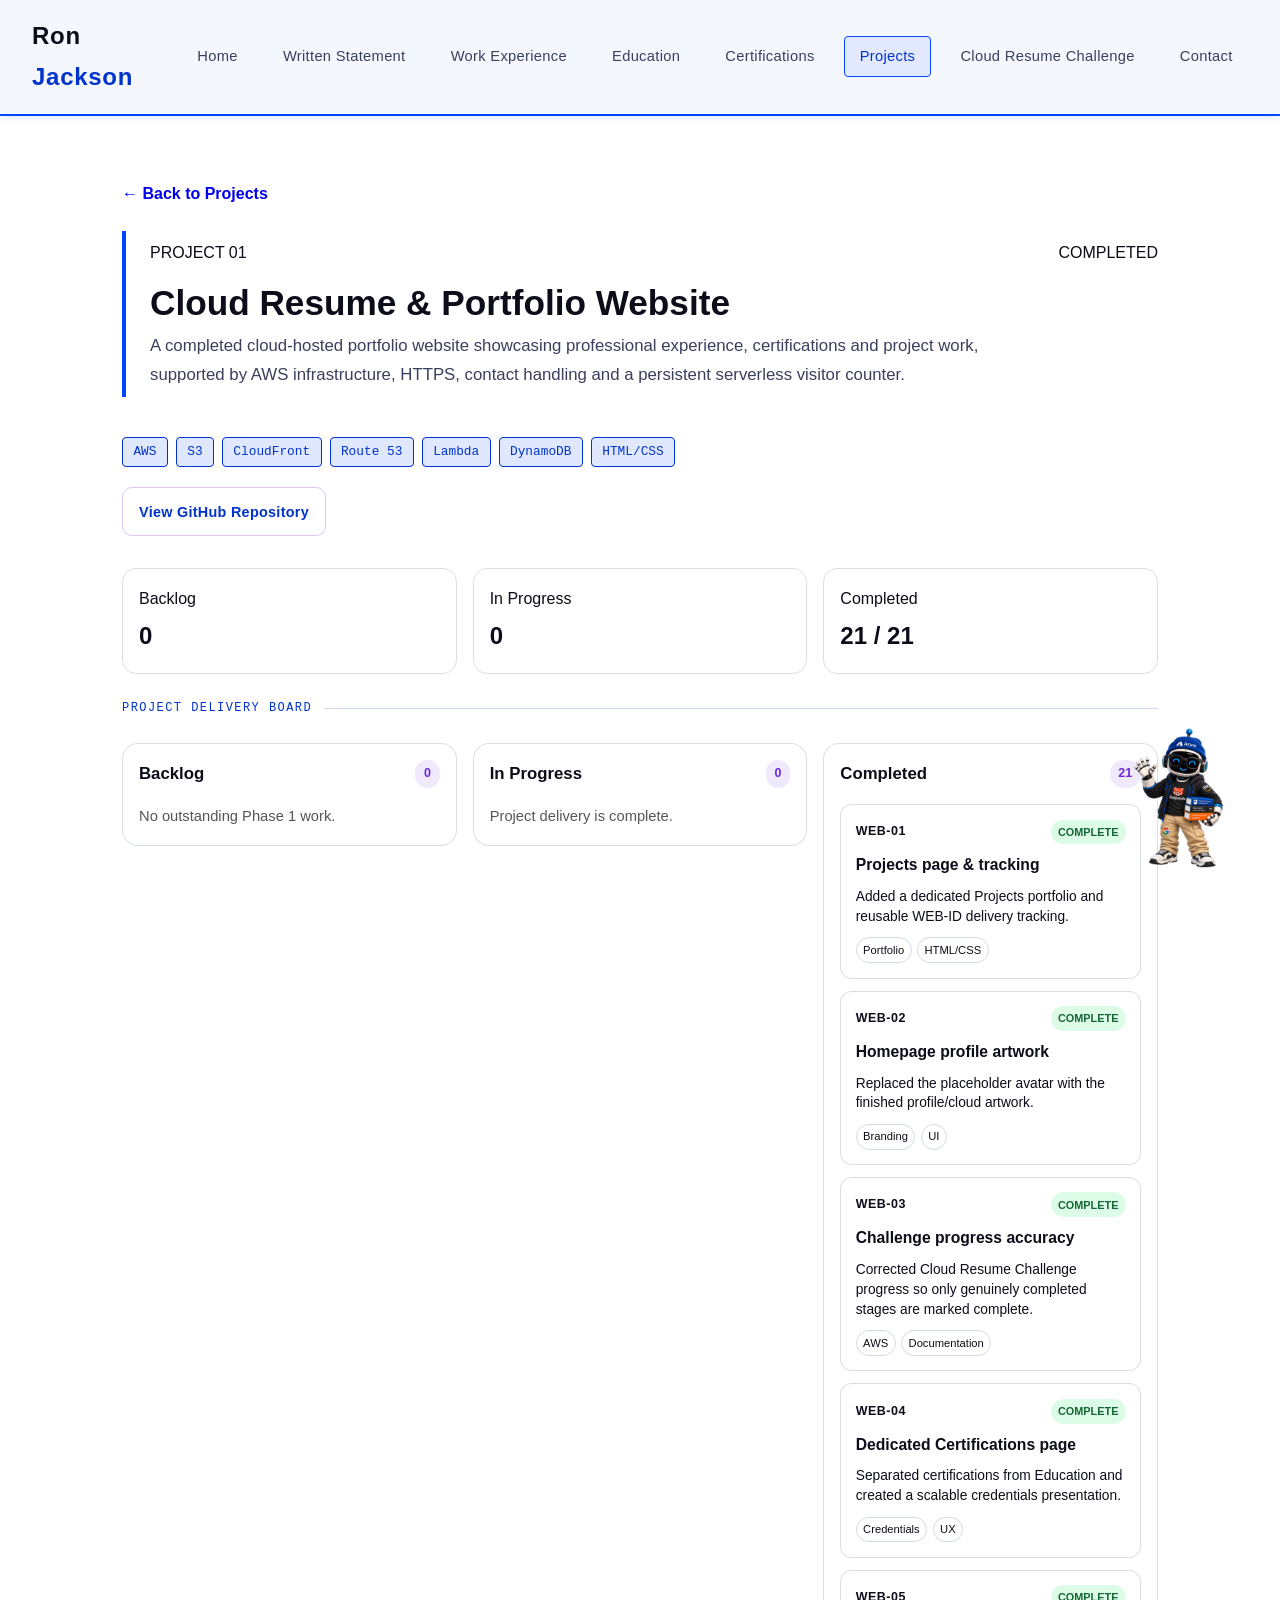
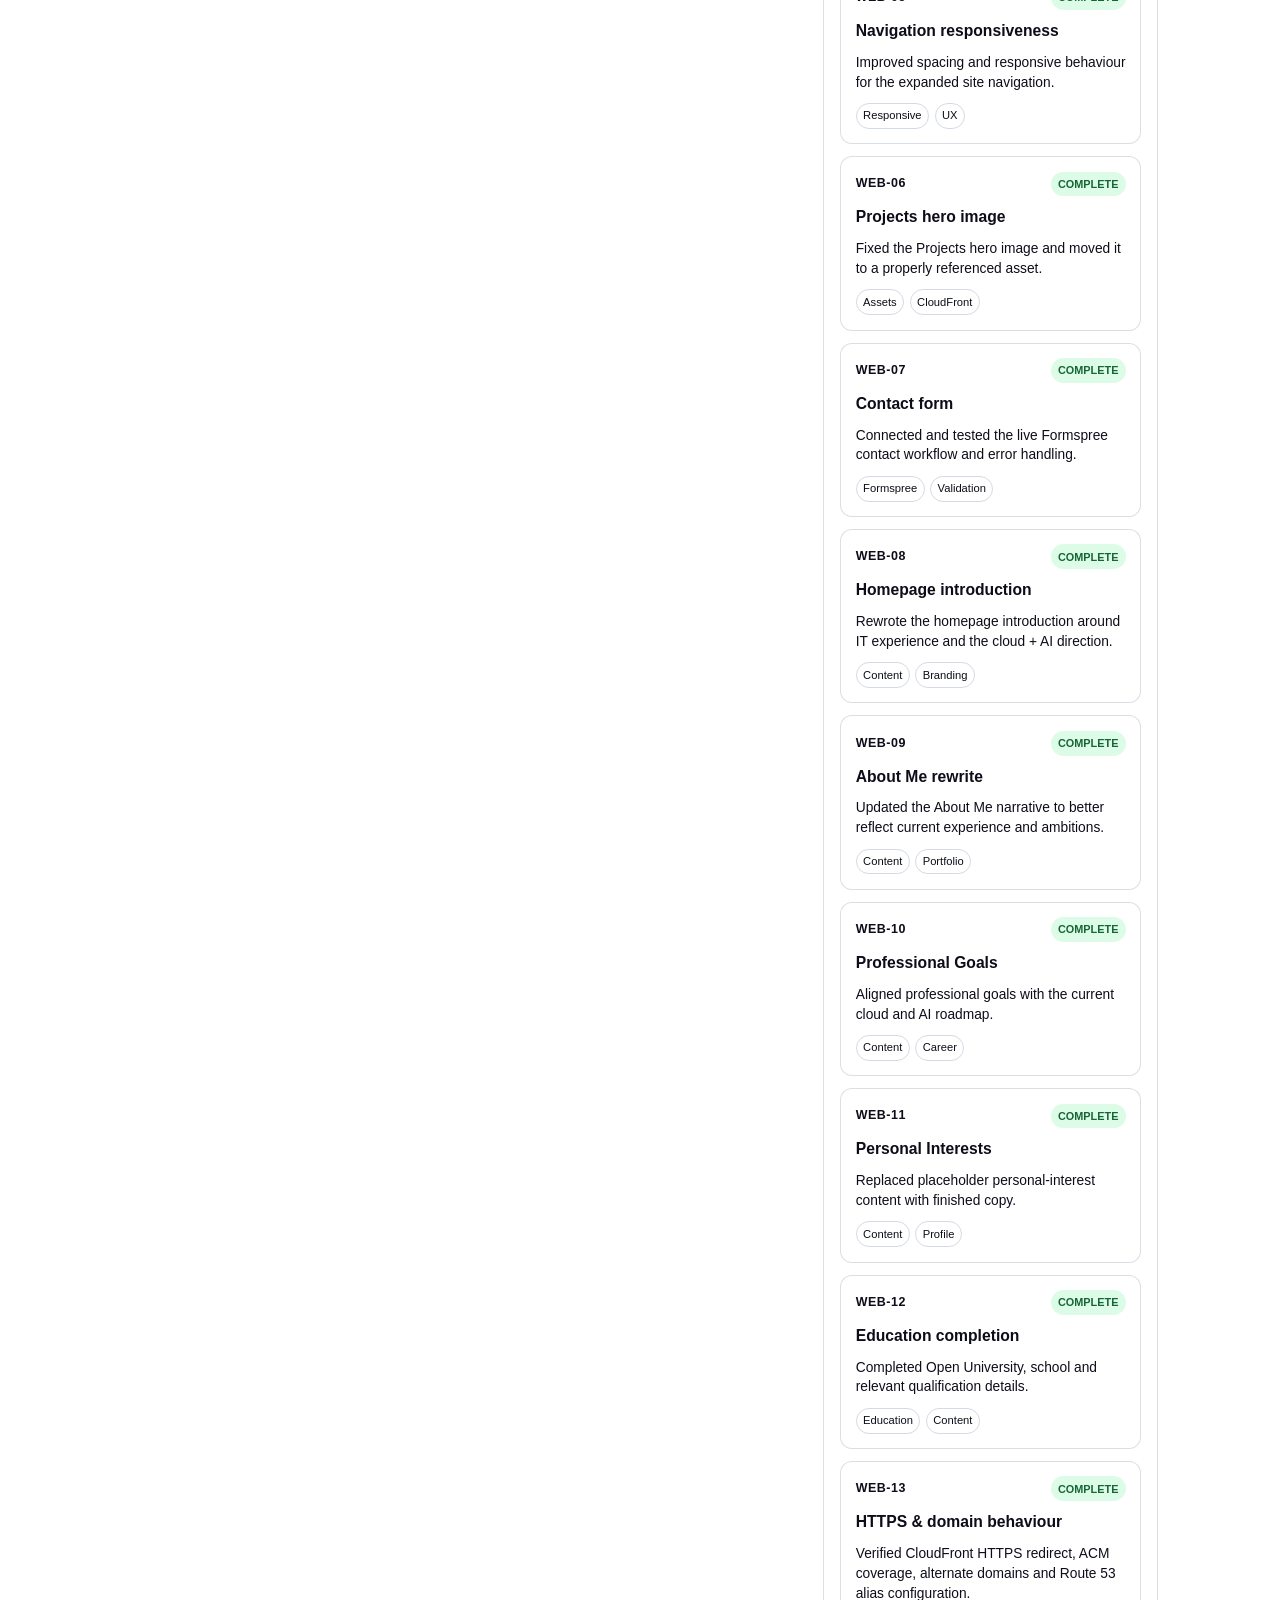
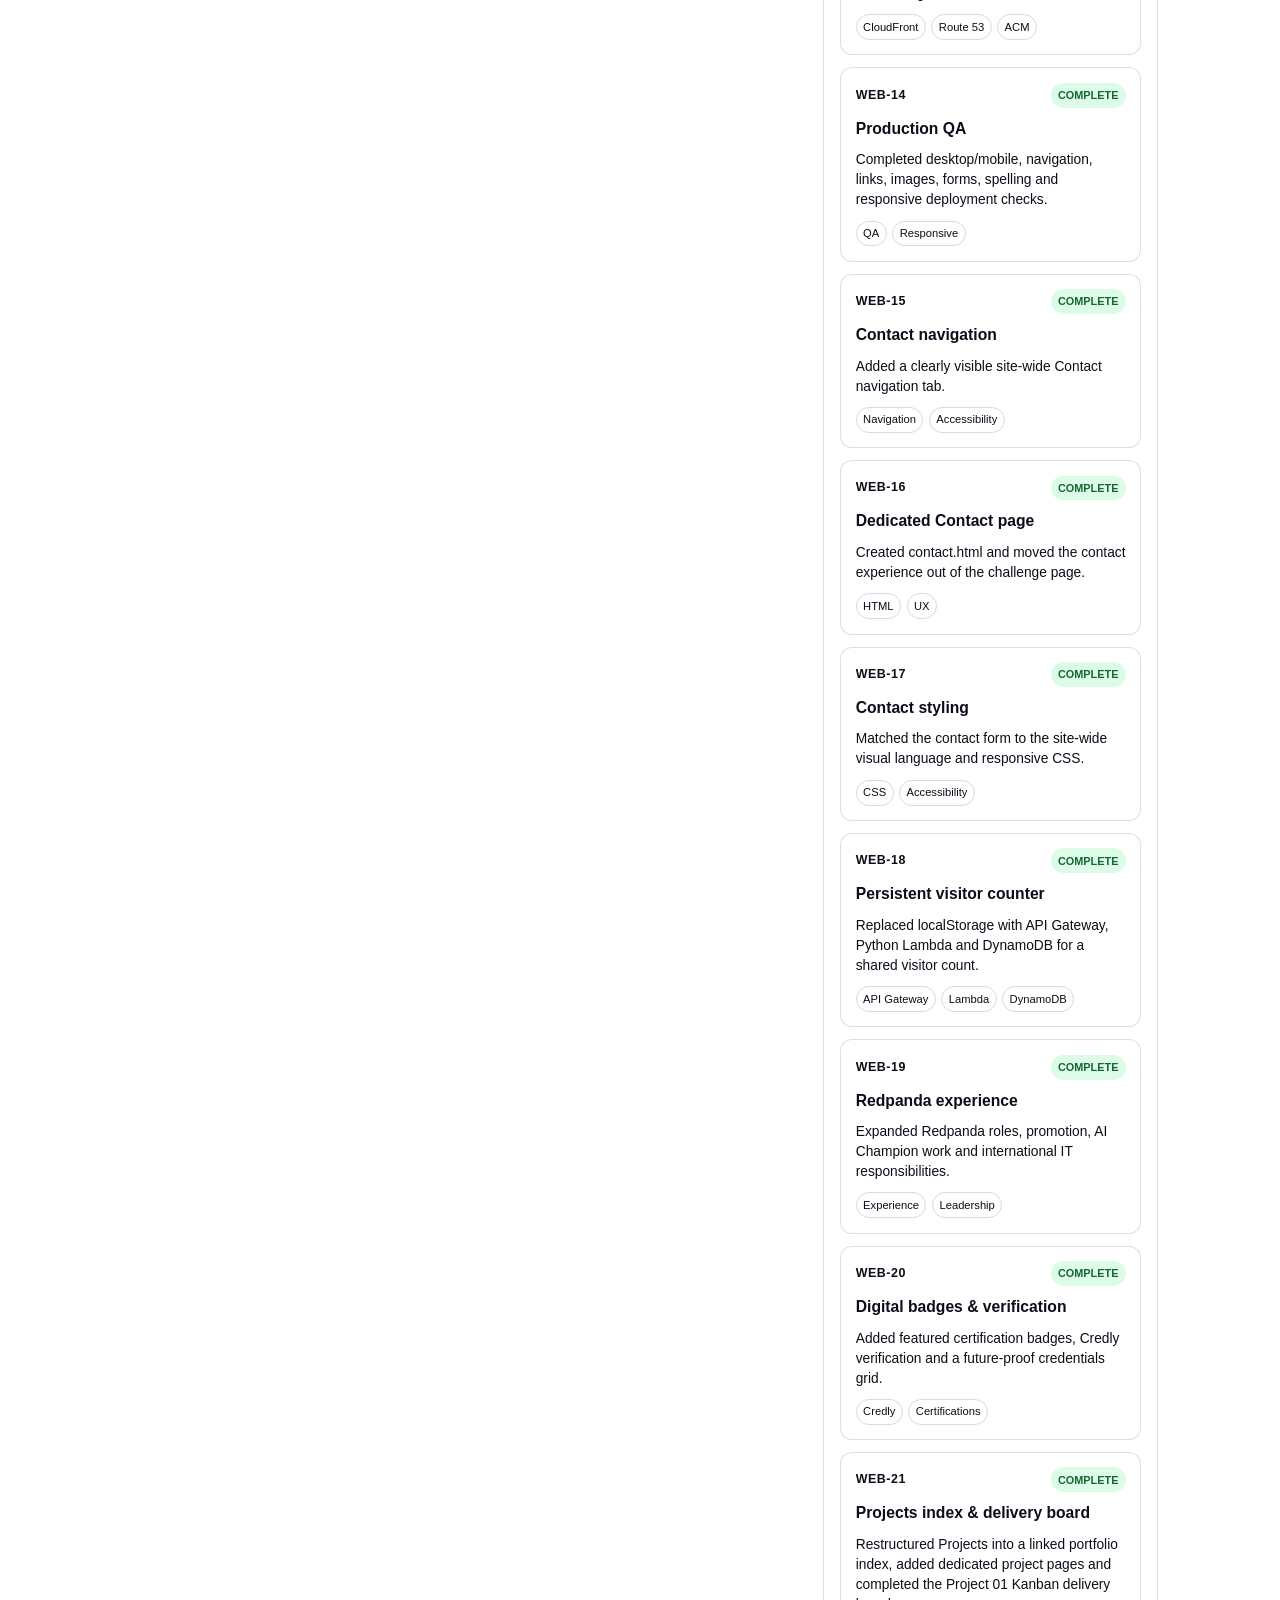
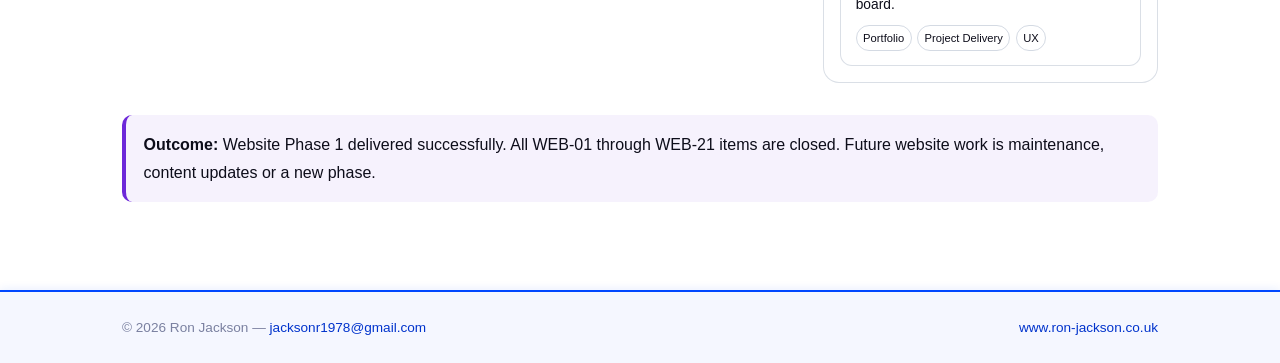
<file: website/project-01.html>
<!DOCTYPE html><html lang="en"><head><meta charset="UTF-8"><meta name="viewport" content="width=device-width, initial-scale=1.0"><title>Ron Jackson | Project 01 — Cloud Resume &amp; Portfolio Website</title><link rel="stylesheet" href="styles.css">
<style>
@media (min-width:901px){header .wrapper{max-width:1280px}header nav ul{flex-wrap:nowrap;gap:.9rem}header nav a{white-space:nowrap;font-size:.92rem}}
.project-detail-top{display:flex;justify-content:space-between;align-items:flex-start;gap:1rem;flex-wrap:wrap;margin-bottom:1rem}.back-link{display:inline-block;margin:1rem 0 1.5rem;font-weight:700;text-decoration:none}.detail-summary{max-width:900px}.detail-actions{display:flex;gap:.75rem;flex-wrap:wrap;margin:1.25rem 0 2rem}.detail-actions a{display:inline-block;padding:.7rem 1rem;border-radius:10px;text-decoration:none;font-weight:700;border:1px solid rgba(109,40,217,.25)}
.kanban-summary{display:grid;grid-template-columns:repeat(3,minmax(0,1fr));gap:1rem;margin:1.5rem 0}.kanban-metric{padding:1rem;border:1px solid rgba(148,163,184,.35);border-radius:14px}.kanban-metric strong{display:block;font-size:1.5rem;margin-top:.25rem}.kanban-board{display:grid;grid-template-columns:repeat(3,minmax(0,1fr));gap:1rem;align-items:start;margin:1rem 0 2rem}.kanban-column{border:1px solid rgba(148,163,184,.35);border-radius:16px;padding:1rem;background:rgba(255,255,255,.45)}.kanban-column h2{display:flex;justify-content:space-between;align-items:center;font-size:1.05rem;margin:0 0 1rem}.kanban-count{font-size:.78rem;padding:.2rem .55rem;border-radius:999px;background:rgba(109,40,217,.1);color:#6d28d9}.kanban-empty{opacity:.7;font-size:.92rem}.kanban-card{border:1px solid rgba(148,163,184,.35);border-radius:12px;padding:.9rem;margin-bottom:.75rem;background:#fff}.kanban-card:last-child{margin-bottom:0}.kanban-card-top{display:flex;justify-content:space-between;gap:.5rem;align-items:center}.kanban-id{font-weight:800;font-size:.78rem;letter-spacing:.04em}.kanban-done{font-size:.68rem;font-weight:800;border-radius:999px;padding:.2rem .45rem;background:#dcfce7;color:#166534}.kanban-card h3{font-size:.98rem;margin:.5rem 0}.kanban-card p{font-size:.86rem;line-height:1.45;margin:0 0 .65rem}.kanban-tags{display:flex;gap:.35rem;flex-wrap:wrap}.kanban-tags span{font-size:.7rem;border:1px solid rgba(148,163,184,.4);border-radius:999px;padding:.15rem .4rem}.project-outcome{margin:1.5rem 0;padding:1rem 1.1rem;border-left:4px solid #6d28d9;background:rgba(109,40,217,.06);border-radius:10px}.planned-panel{max-width:850px;padding:1.25rem;border:1px solid rgba(148,163,184,.35);border-radius:16px;margin:1.5rem 0 2rem}.planned-panel h2{margin-top:0}@media(max-width:800px){.kanban-summary,.kanban-board{grid-template-columns:1fr}.kanban-column{padding:.85rem}}
</style></head><body><header><div class="wrapper"><a href="index.html" class="site-title">Ron <span>Jackson</span></a><nav><ul>
<li><a href="index.html">Home</a></li><li><a href="written-statement.html">Written Statement</a></li><li><a href="work-experience.html">Work Experience</a></li><li><a href="education.html">Education</a></li><li><a href="certifications.html">Certifications</a></li><li><a href="projects.html" class="active">Projects</a></li><li><a href="cloud-resume-challenge.html">Cloud Resume Challenge</a></li><li><a href="contact.html">Contact</a></li>
</ul></nav></div></header><main><div class="wrapper">
<a class="back-link" href="projects.html">← Back to Projects</a>
<div class="page-hero"><div><div class="project-detail-top"><span class="project-id">PROJECT 01</span><span class="project-status status-complete">COMPLETED</span></div><h1>Cloud Resume &amp; Portfolio Website</h1><p class="detail-summary">A completed cloud-hosted portfolio website showcasing professional experience, certifications and project work, supported by AWS infrastructure, HTTPS, contact handling and a persistent serverless visitor counter.</p></div></div>
<div class="badge-list"><span class="badge">AWS</span><span class="badge">S3</span><span class="badge">CloudFront</span><span class="badge">Route 53</span><span class="badge">Lambda</span><span class="badge">DynamoDB</span><span class="badge">HTML/CSS</span></div>
<div class="detail-actions"><a class="btn btn-outline" href="https://github.com/jaron78/website-project" target="_blank" rel="noopener noreferrer">View GitHub Repository</a></div>
<div class="kanban-summary"><div class="kanban-metric">Backlog<strong>0</strong></div><div class="kanban-metric">In Progress<strong>0</strong></div><div class="kanban-metric">Completed<strong>21 / 21</strong></div></div>
<p class="section-label">Project Delivery Board</p>
<div class="kanban-board"><section class="kanban-column"><h2>Backlog <span class="kanban-count">0</span></h2><p class="kanban-empty">No outstanding Phase 1 work.</p></section><section class="kanban-column"><h2>In Progress <span class="kanban-count">0</span></h2><p class="kanban-empty">Project delivery is complete.</p></section><section class="kanban-column"><h2>Completed <span class="kanban-count">21</span></h2><article class="kanban-card"><div class="kanban-card-top"><span class="kanban-id">WEB-01</span><span class="kanban-done">COMPLETE</span></div><h3>Projects page &amp; tracking</h3><p>Added a dedicated Projects portfolio and reusable WEB-ID delivery tracking.</p><div class="kanban-tags"><span>Portfolio</span><span>HTML/CSS</span></div></article><article class="kanban-card"><div class="kanban-card-top"><span class="kanban-id">WEB-02</span><span class="kanban-done">COMPLETE</span></div><h3>Homepage profile artwork</h3><p>Replaced the placeholder avatar with the finished profile/cloud artwork.</p><div class="kanban-tags"><span>Branding</span><span>UI</span></div></article><article class="kanban-card"><div class="kanban-card-top"><span class="kanban-id">WEB-03</span><span class="kanban-done">COMPLETE</span></div><h3>Challenge progress accuracy</h3><p>Corrected Cloud Resume Challenge progress so only genuinely completed stages are marked complete.</p><div class="kanban-tags"><span>AWS</span><span>Documentation</span></div></article><article class="kanban-card"><div class="kanban-card-top"><span class="kanban-id">WEB-04</span><span class="kanban-done">COMPLETE</span></div><h3>Dedicated Certifications page</h3><p>Separated certifications from Education and created a scalable credentials presentation.</p><div class="kanban-tags"><span>Credentials</span><span>UX</span></div></article><article class="kanban-card"><div class="kanban-card-top"><span class="kanban-id">WEB-05</span><span class="kanban-done">COMPLETE</span></div><h3>Navigation responsiveness</h3><p>Improved spacing and responsive behaviour for the expanded site navigation.</p><div class="kanban-tags"><span>Responsive</span><span>UX</span></div></article><article class="kanban-card"><div class="kanban-card-top"><span class="kanban-id">WEB-06</span><span class="kanban-done">COMPLETE</span></div><h3>Projects hero image</h3><p>Fixed the Projects hero image and moved it to a properly referenced asset.</p><div class="kanban-tags"><span>Assets</span><span>CloudFront</span></div></article><article class="kanban-card"><div class="kanban-card-top"><span class="kanban-id">WEB-07</span><span class="kanban-done">COMPLETE</span></div><h3>Contact form</h3><p>Connected and tested the live Formspree contact workflow and error handling.</p><div class="kanban-tags"><span>Formspree</span><span>Validation</span></div></article><article class="kanban-card"><div class="kanban-card-top"><span class="kanban-id">WEB-08</span><span class="kanban-done">COMPLETE</span></div><h3>Homepage introduction</h3><p>Rewrote the homepage introduction around IT experience and the cloud + AI direction.</p><div class="kanban-tags"><span>Content</span><span>Branding</span></div></article><article class="kanban-card"><div class="kanban-card-top"><span class="kanban-id">WEB-09</span><span class="kanban-done">COMPLETE</span></div><h3>About Me rewrite</h3><p>Updated the About Me narrative to better reflect current experience and ambitions.</p><div class="kanban-tags"><span>Content</span><span>Portfolio</span></div></article><article class="kanban-card"><div class="kanban-card-top"><span class="kanban-id">WEB-10</span><span class="kanban-done">COMPLETE</span></div><h3>Professional Goals</h3><p>Aligned professional goals with the current cloud and AI roadmap.</p><div class="kanban-tags"><span>Content</span><span>Career</span></div></article><article class="kanban-card"><div class="kanban-card-top"><span class="kanban-id">WEB-11</span><span class="kanban-done">COMPLETE</span></div><h3>Personal Interests</h3><p>Replaced placeholder personal-interest content with finished copy.</p><div class="kanban-tags"><span>Content</span><span>Profile</span></div></article><article class="kanban-card"><div class="kanban-card-top"><span class="kanban-id">WEB-12</span><span class="kanban-done">COMPLETE</span></div><h3>Education completion</h3><p>Completed Open University, school and relevant qualification details.</p><div class="kanban-tags"><span>Education</span><span>Content</span></div></article><article class="kanban-card"><div class="kanban-card-top"><span class="kanban-id">WEB-13</span><span class="kanban-done">COMPLETE</span></div><h3>HTTPS &amp; domain behaviour</h3><p>Verified CloudFront HTTPS redirect, ACM coverage, alternate domains and Route 53 alias configuration.</p><div class="kanban-tags"><span>CloudFront</span><span>Route 53</span><span>ACM</span></div></article><article class="kanban-card"><div class="kanban-card-top"><span class="kanban-id">WEB-14</span><span class="kanban-done">COMPLETE</span></div><h3>Production QA</h3><p>Completed desktop/mobile, navigation, links, images, forms, spelling and responsive deployment checks.</p><div class="kanban-tags"><span>QA</span><span>Responsive</span></div></article><article class="kanban-card"><div class="kanban-card-top"><span class="kanban-id">WEB-15</span><span class="kanban-done">COMPLETE</span></div><h3>Contact navigation</h3><p>Added a clearly visible site-wide Contact navigation tab.</p><div class="kanban-tags"><span>Navigation</span><span>Accessibility</span></div></article><article class="kanban-card"><div class="kanban-card-top"><span class="kanban-id">WEB-16</span><span class="kanban-done">COMPLETE</span></div><h3>Dedicated Contact page</h3><p>Created contact.html and moved the contact experience out of the challenge page.</p><div class="kanban-tags"><span>HTML</span><span>UX</span></div></article><article class="kanban-card"><div class="kanban-card-top"><span class="kanban-id">WEB-17</span><span class="kanban-done">COMPLETE</span></div><h3>Contact styling</h3><p>Matched the contact form to the site-wide visual language and responsive CSS.</p><div class="kanban-tags"><span>CSS</span><span>Accessibility</span></div></article><article class="kanban-card"><div class="kanban-card-top"><span class="kanban-id">WEB-18</span><span class="kanban-done">COMPLETE</span></div><h3>Persistent visitor counter</h3><p>Replaced localStorage with API Gateway, Python Lambda and DynamoDB for a shared visitor count.</p><div class="kanban-tags"><span>API Gateway</span><span>Lambda</span><span>DynamoDB</span></div></article><article class="kanban-card"><div class="kanban-card-top"><span class="kanban-id">WEB-19</span><span class="kanban-done">COMPLETE</span></div><h3>Redpanda experience</h3><p>Expanded Redpanda roles, promotion, AI Champion work and international IT responsibilities.</p><div class="kanban-tags"><span>Experience</span><span>Leadership</span></div></article><article class="kanban-card"><div class="kanban-card-top"><span class="kanban-id">WEB-20</span><span class="kanban-done">COMPLETE</span></div><h3>Digital badges &amp; verification</h3><p>Added featured certification badges, Credly verification and a future-proof credentials grid.</p><div class="kanban-tags"><span>Credly</span><span>Certifications</span></div></article><article class="kanban-card"><div class="kanban-card-top"><span class="kanban-id">WEB-21</span><span class="kanban-done">COMPLETE</span></div><h3>Projects index &amp; delivery board</h3><p>Restructured Projects into a linked portfolio index, added dedicated project pages and completed the Project 01 Kanban delivery board.</p><div class="kanban-tags"><span>Portfolio</span><span>Project Delivery</span><span>UX</span></div></article></section></div>
<div class="project-outcome"><strong>Outcome:</strong> Website Phase 1 delivered successfully. All WEB-01 through WEB-21 items are closed. Future website work is maintenance, content updates or a new phase.</div>
</div></main><footer><div class="wrapper"><p>&copy; 2026 Ron Jackson &mdash; <a href="mailto:jacksonr1978@gmail.com">jacksonr1978@gmail.com</a></p><p><a href="https://www.ron-jackson.co.uk">www.ron-jackson.co.uk</a></p></div></footer><script src="assets/ronbot/ronbot.js" defer></script></body></html>
</file>
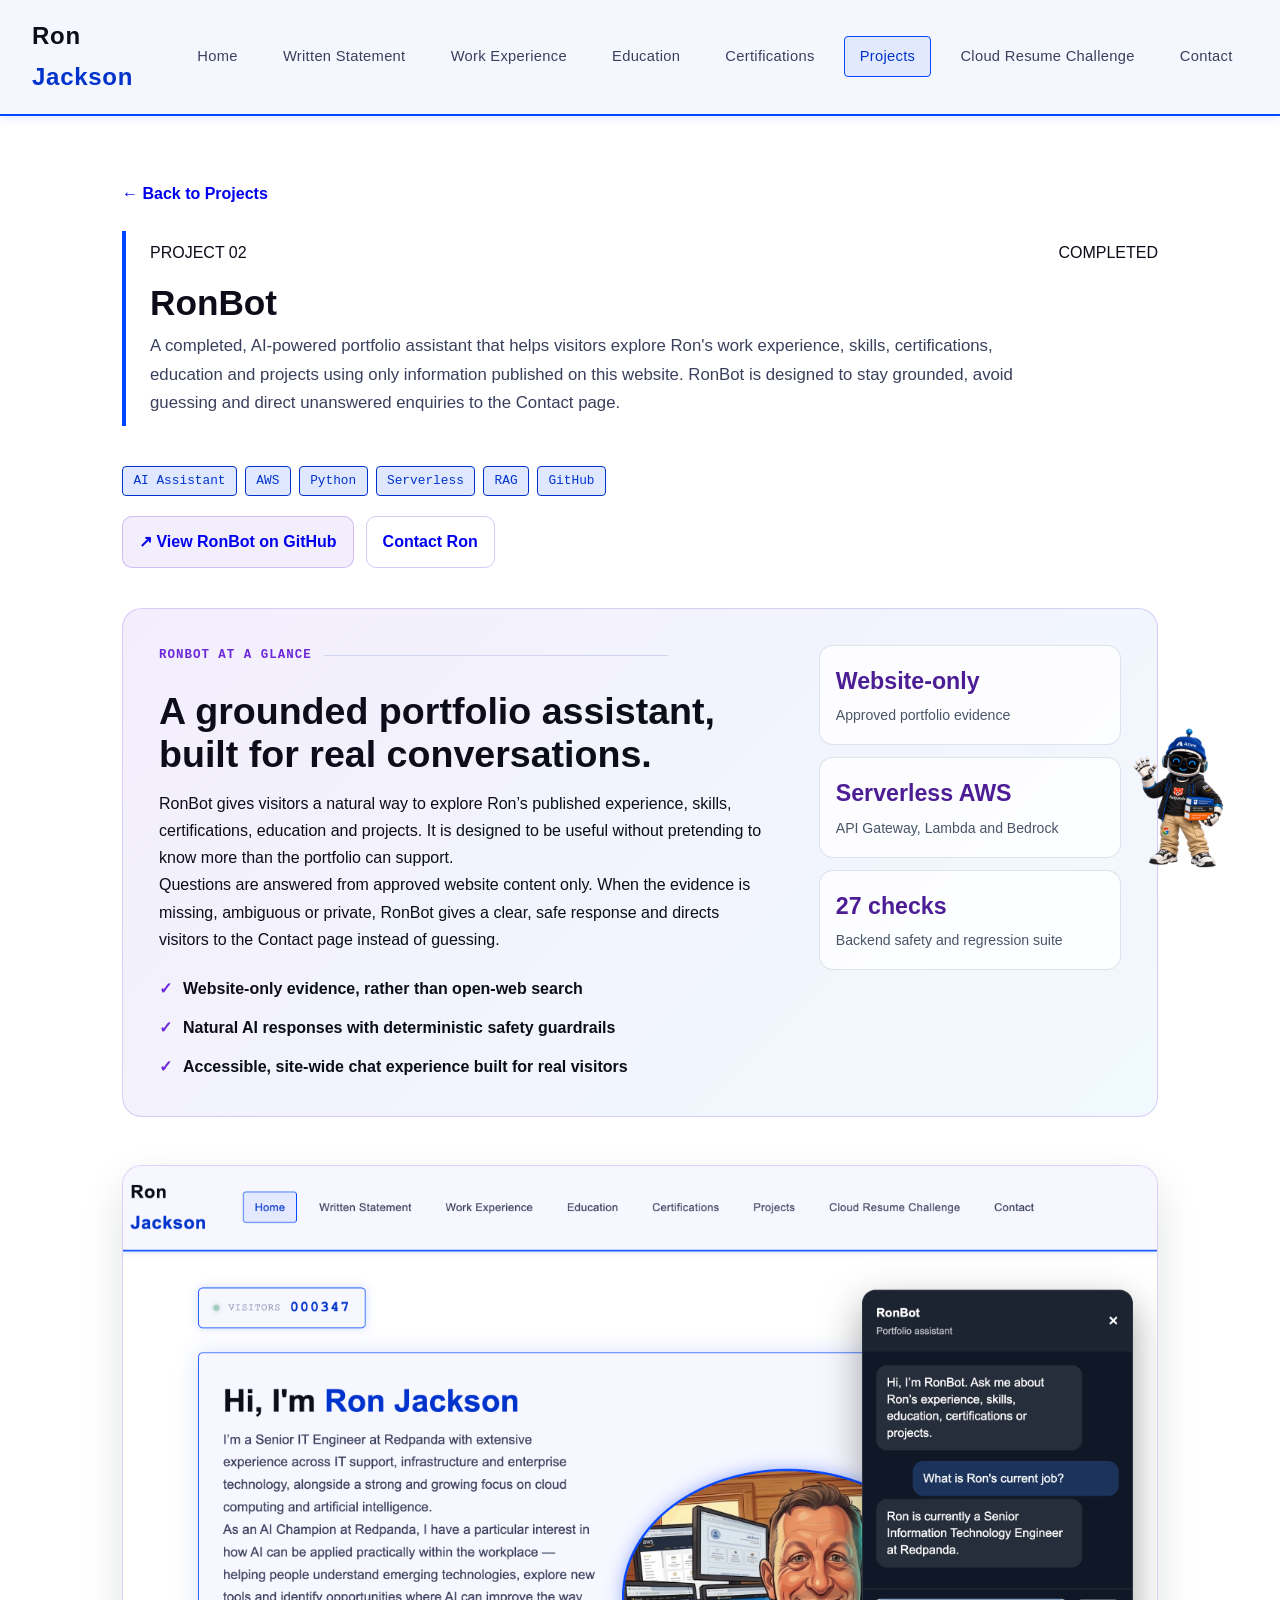
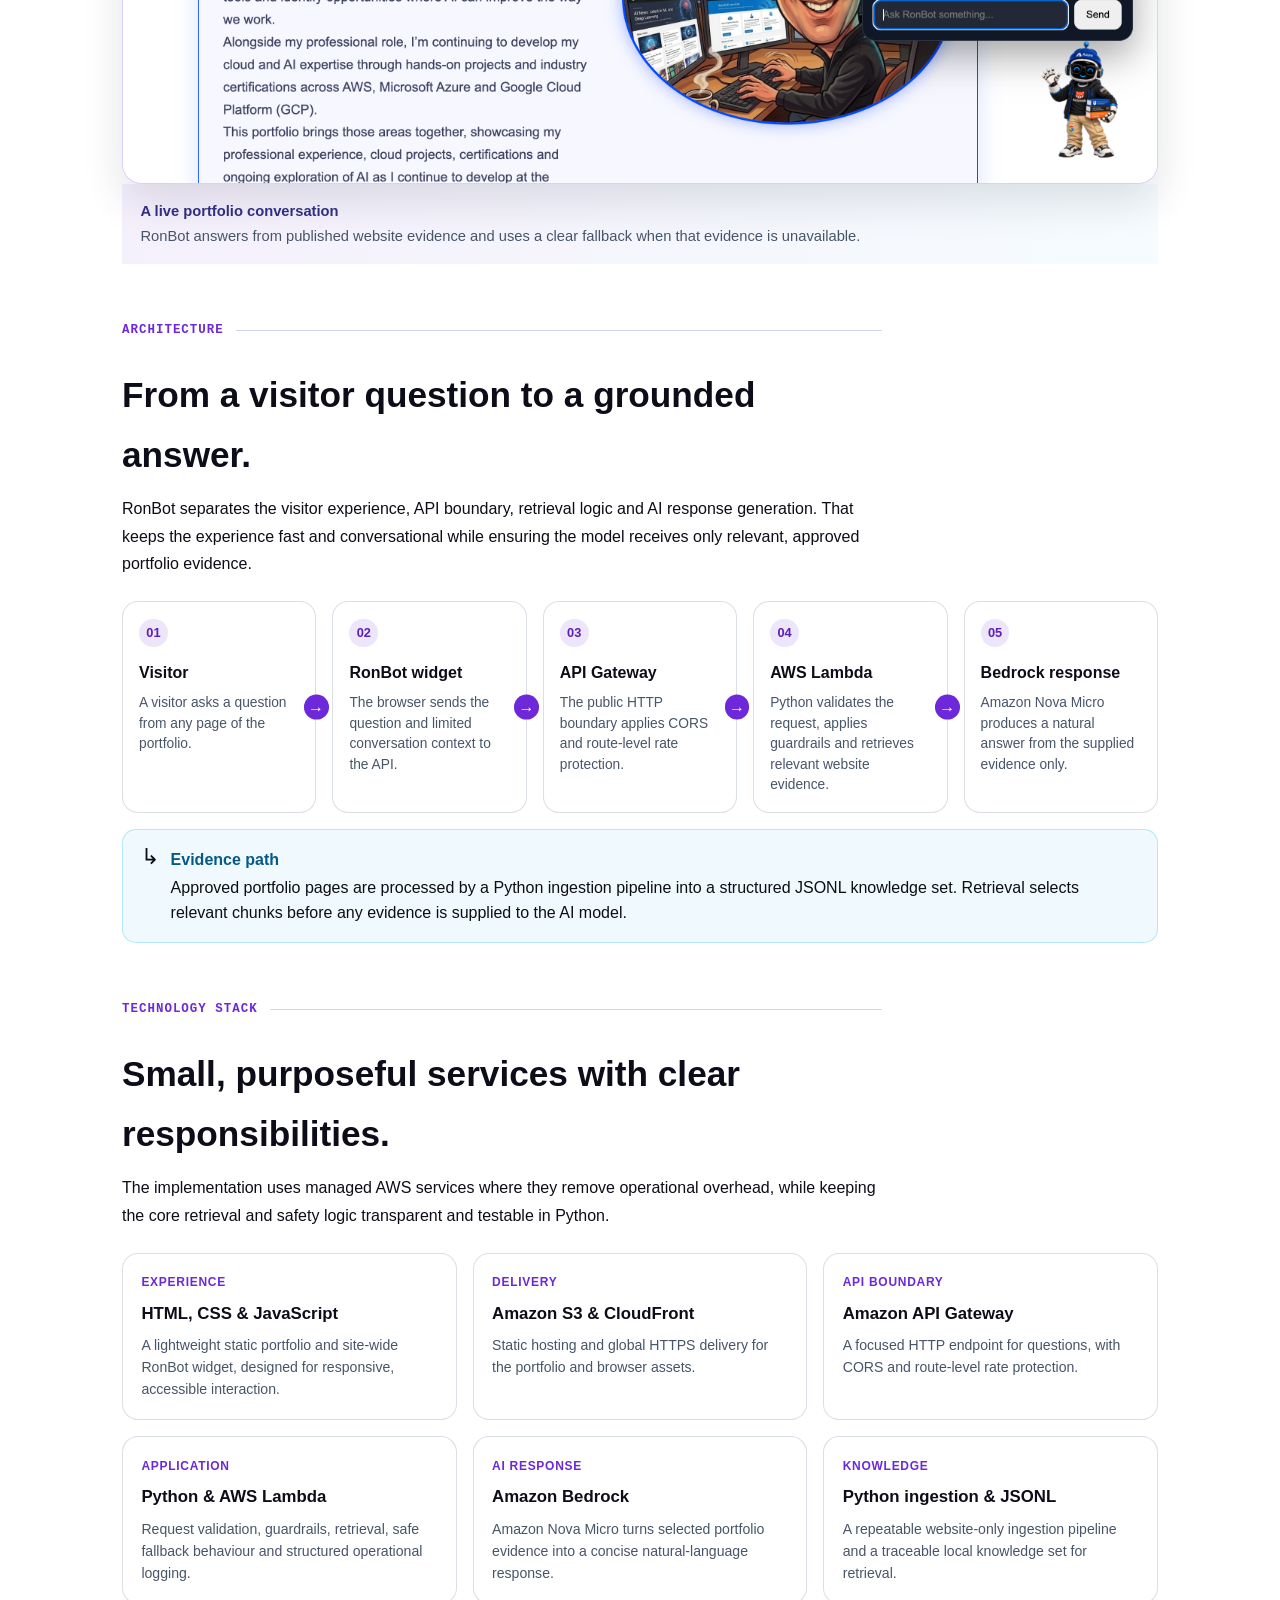
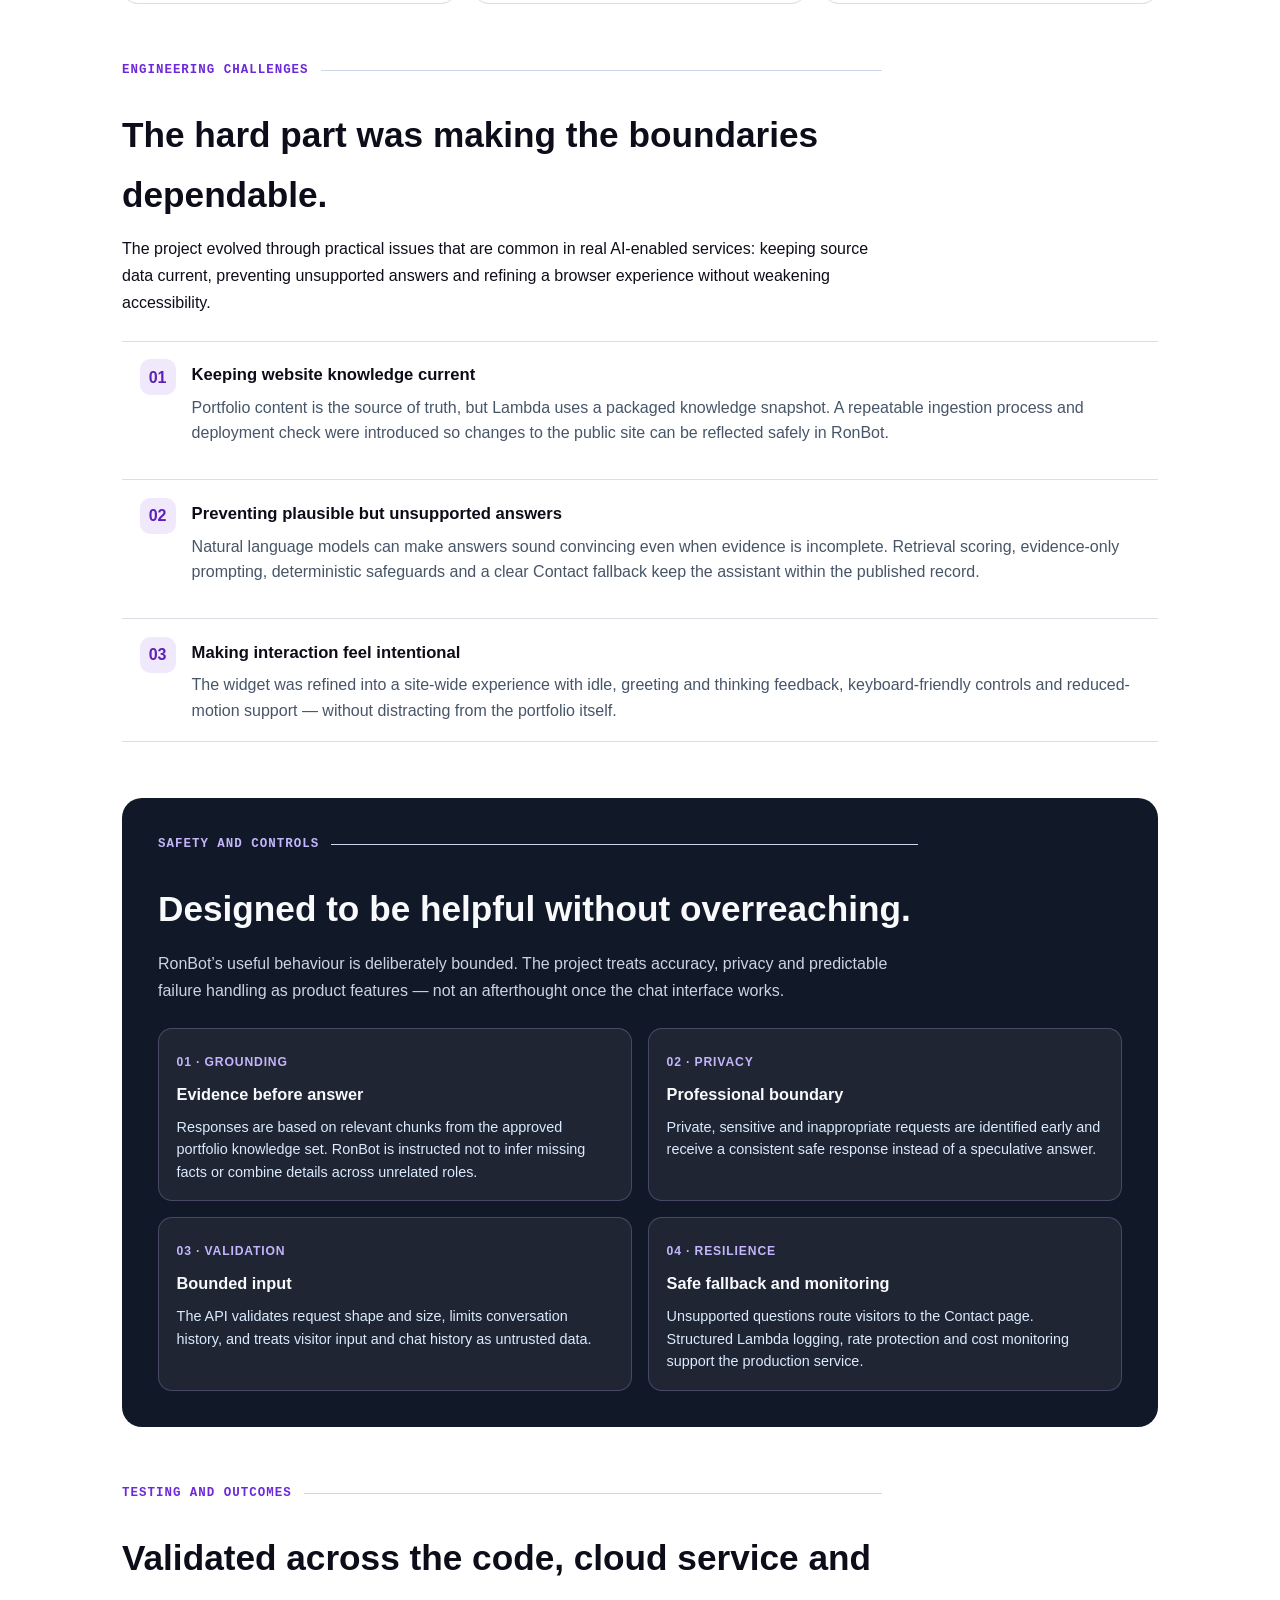
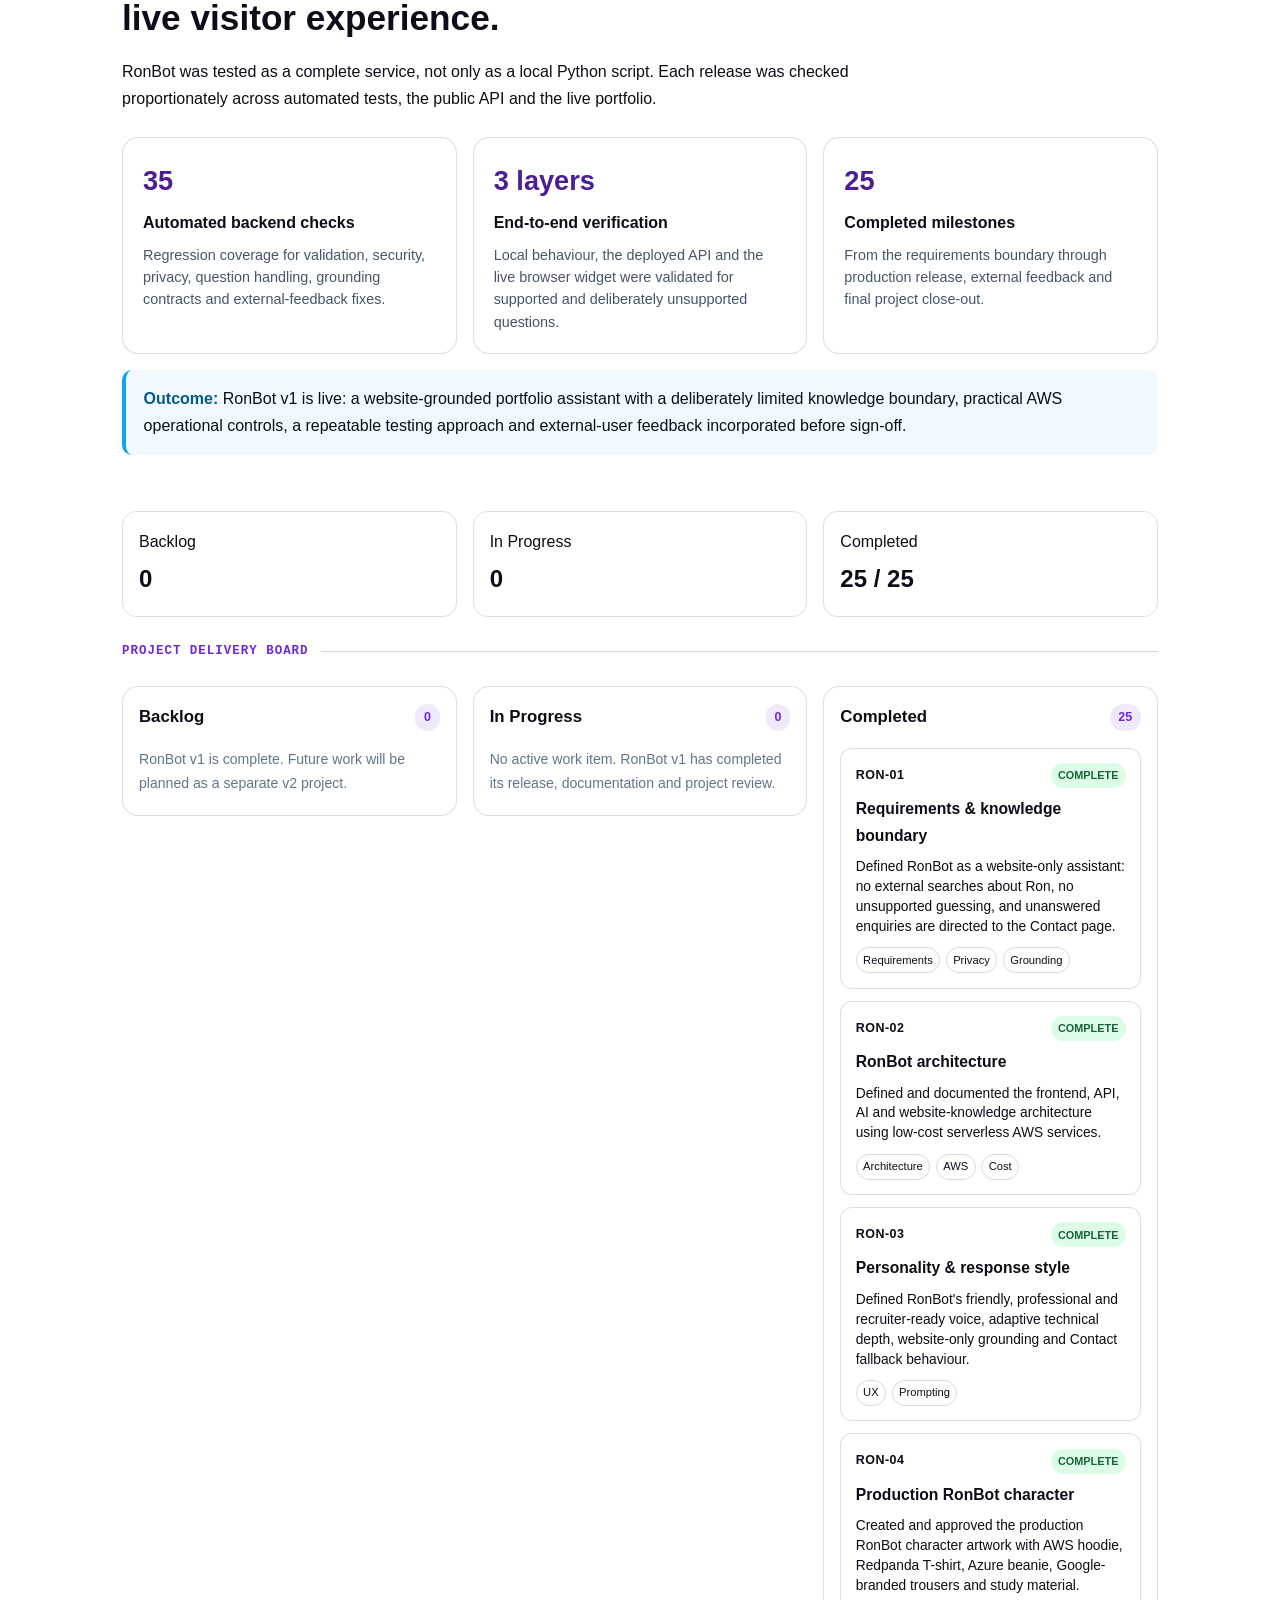
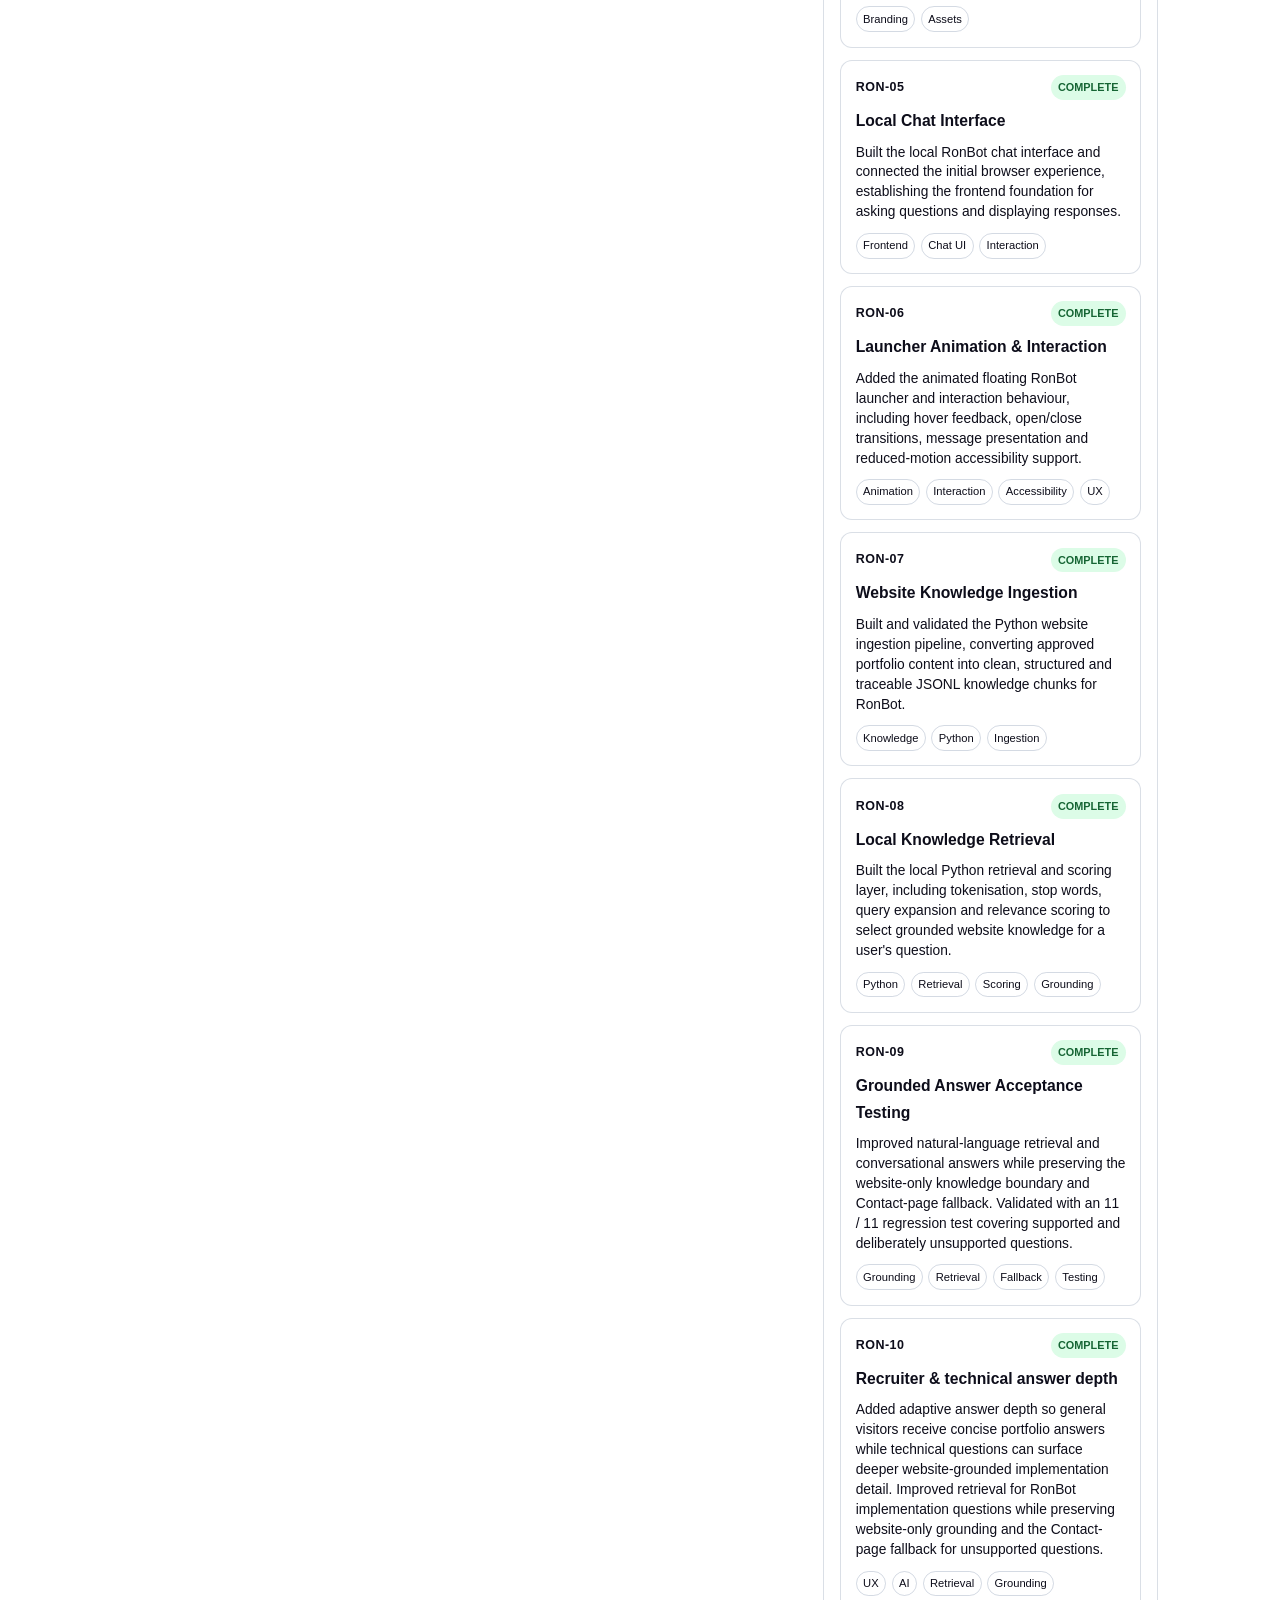
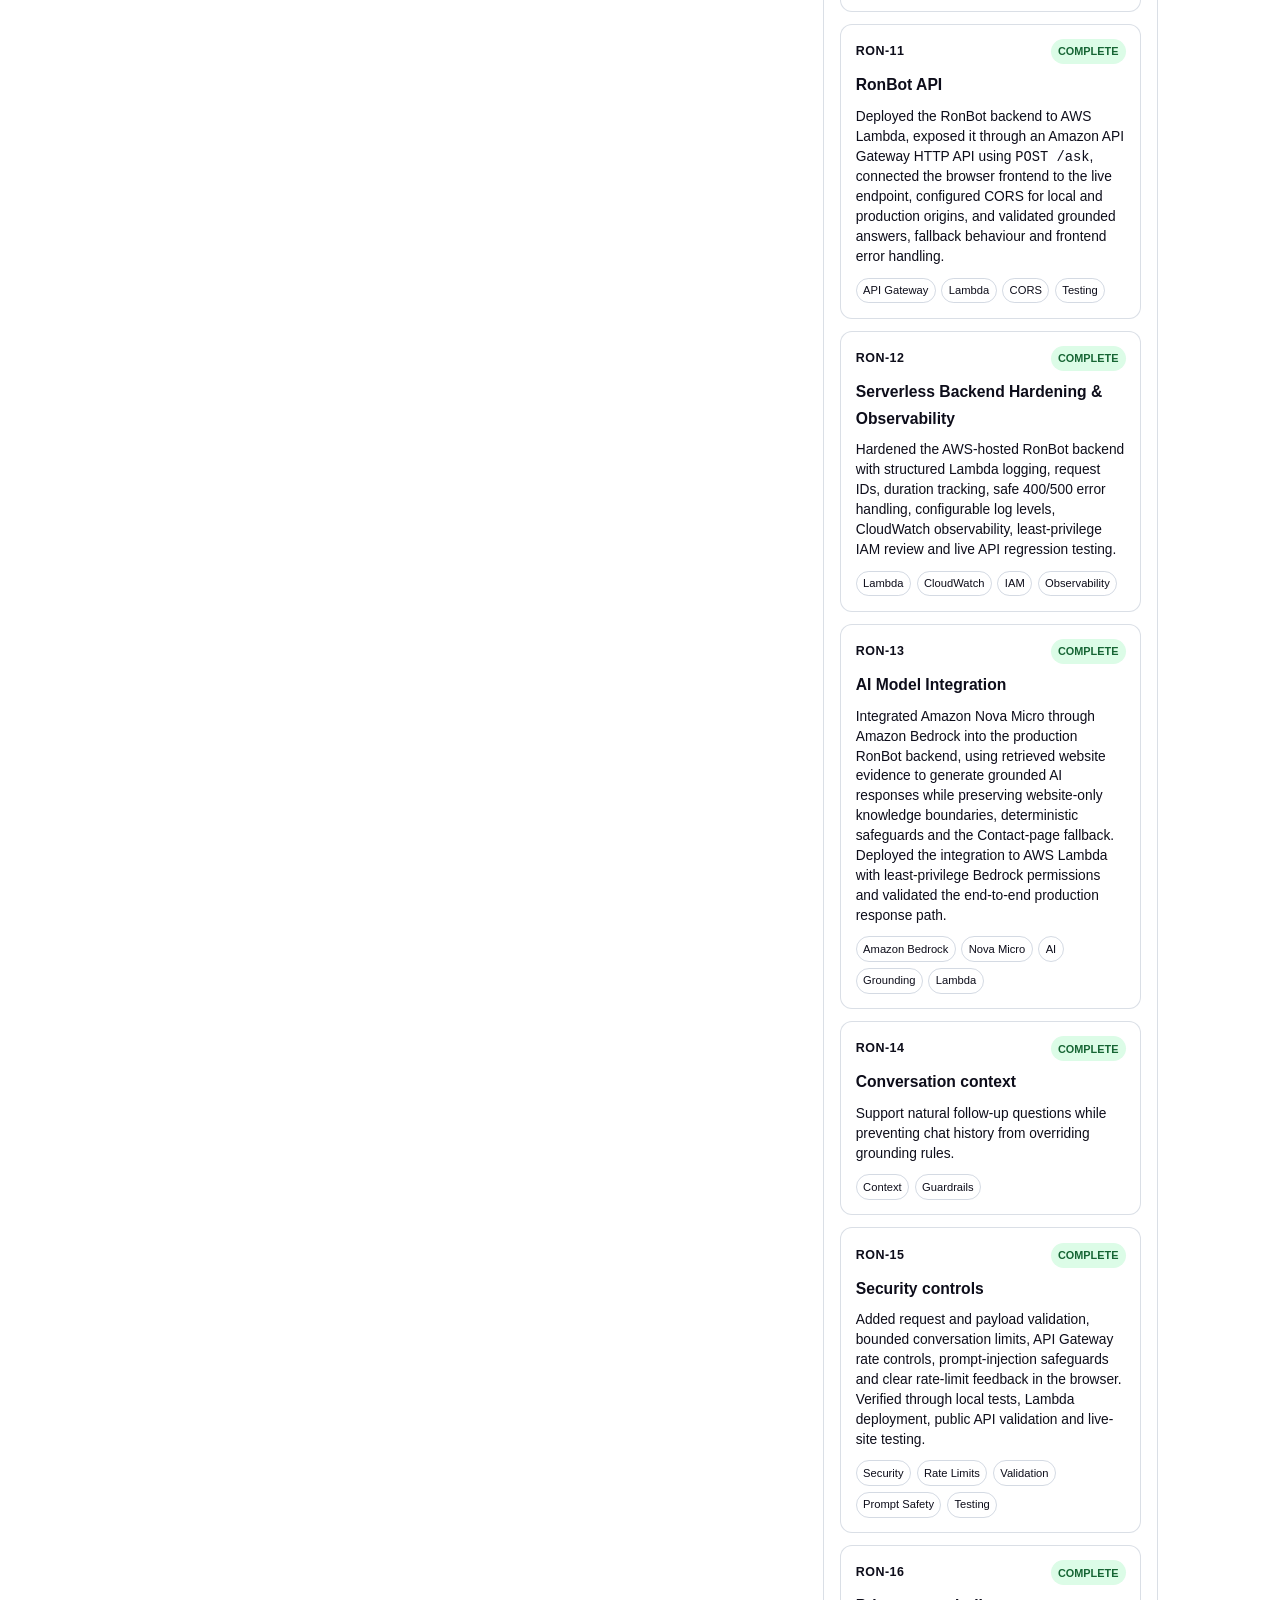
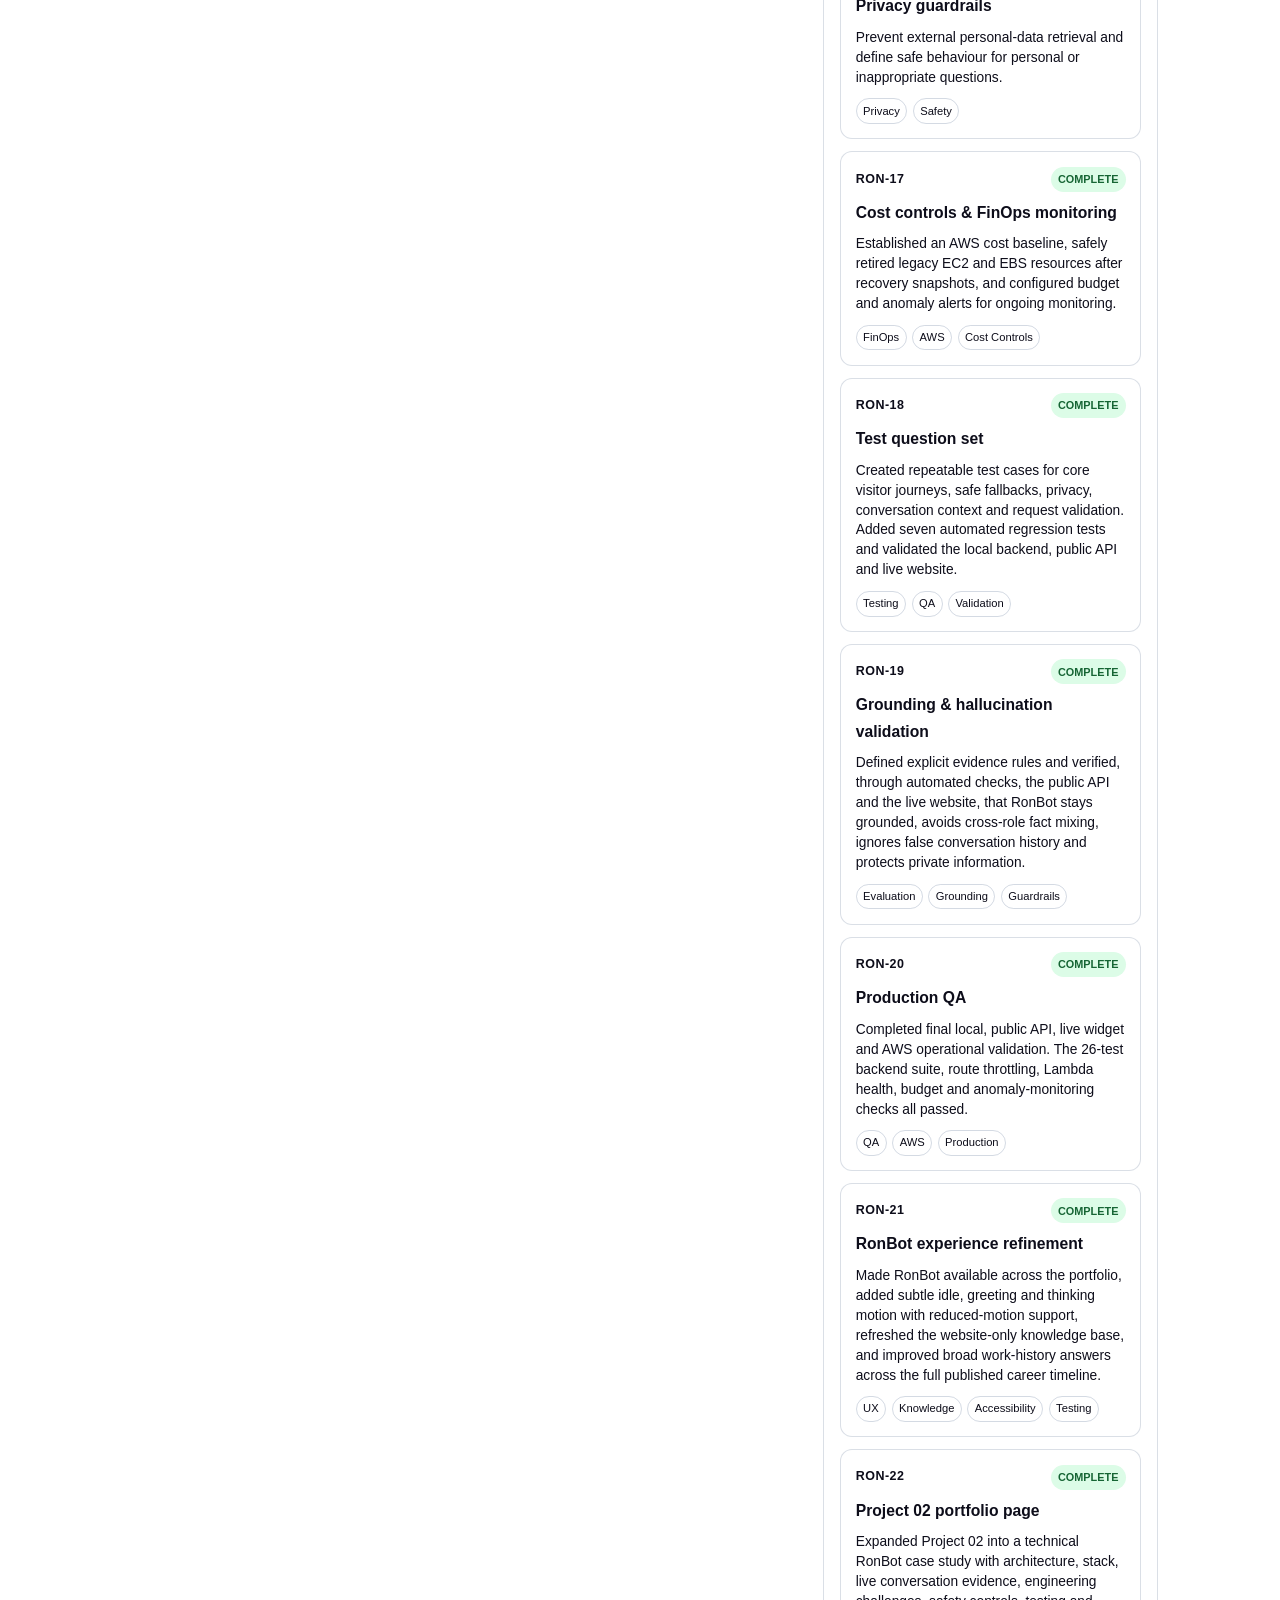
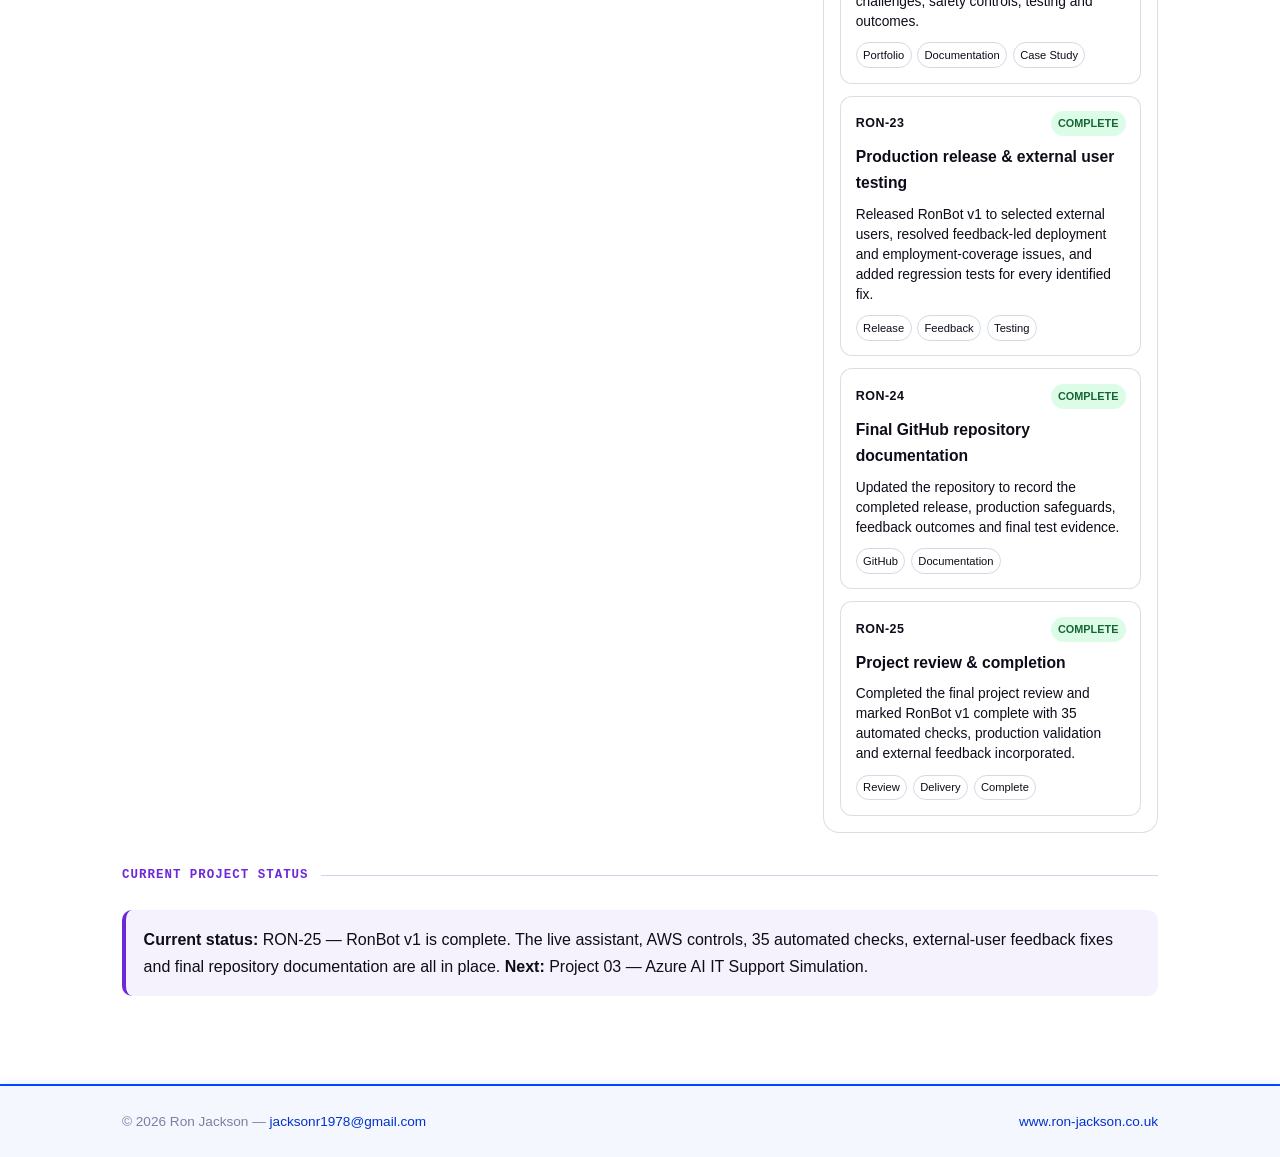
<file: website/project-02.html>
<!DOCTYPE html><html lang="en"><head><meta charset="UTF-8"><meta name="viewport" content="width=device-width, initial-scale=1.0"><title>Ron Jackson | Project 02 — RonBot</title><link rel="stylesheet" href="styles.css">
<style>
@media (min-width:901px){header .wrapper{max-width:1280px}header nav ul{flex-wrap:nowrap;gap:.9rem}header nav a{white-space:nowrap;font-size:.92rem}}
.project-detail-top{display:flex;justify-content:space-between;align-items:flex-start;gap:1rem;flex-wrap:wrap;margin-bottom:1rem}.back-link{display:inline-block;margin:1rem 0 1.5rem;font-weight:700;text-decoration:none}.detail-summary{max-width:900px}.detail-actions{display:flex;gap:.75rem;flex-wrap:wrap;margin:1.25rem 0 2rem}.detail-actions a{display:inline-flex;align-items:center;gap:.45rem;padding:.7rem 1rem;border-radius:10px;text-decoration:none;font-weight:700;border:1px solid rgba(109,40,217,.25)}.github-action{background:rgba(109,40,217,.08)}
.kanban-summary{display:grid;grid-template-columns:repeat(3,minmax(0,1fr));gap:1rem;margin:1.5rem 0}.kanban-metric{padding:1rem;border:1px solid rgba(148,163,184,.35);border-radius:14px}.kanban-metric strong{display:block;font-size:1.5rem;margin-top:.25rem}.kanban-board{display:grid;grid-template-columns:repeat(3,minmax(0,1fr));gap:1rem;align-items:start;margin:1rem 0 2rem}.kanban-column{border:1px solid rgba(148,163,184,.35);border-radius:16px;padding:1rem;background:rgba(255,255,255,.45)}.kanban-column h2{display:flex;justify-content:space-between;align-items:center;font-size:1.05rem;margin:0 0 1rem}.kanban-count{font-size:.78rem;padding:.2rem .55rem;border-radius:999px;background:rgba(109,40,217,.1);color:#6d28d9}.kanban-card{border:1px solid rgba(148,163,184,.35);border-radius:12px;padding:.9rem;margin-bottom:.75rem;background:#fff}.kanban-card:last-child{margin-bottom:0}.kanban-card-top{display:flex;justify-content:space-between;gap:.5rem;align-items:center}.kanban-id{font-weight:800;font-size:.78rem;letter-spacing:.04em}.kanban-done,.kanban-progress,.kanban-todo{font-size:.68rem;font-weight:800;border-radius:999px;padding:.2rem .45rem}.kanban-done{background:#dcfce7;color:#166534}.kanban-progress{background:#fef3c7;color:#92400e}.kanban-todo{background:#ede9fe;color:#5b21b6}.kanban-card h3{font-size:.98rem;margin:.5rem 0}.kanban-card p{font-size:.86rem;line-height:1.45;margin:0 0 .65rem}.kanban-tags{display:flex;gap:.35rem;flex-wrap:wrap}.kanban-tags span{font-size:.7rem;border:1px solid rgba(148,163,184,.4);border-radius:999px;padding:.15rem .4rem}.kanban-empty{font-size:.88rem;color:#64748b;margin:.25rem 0}.project-outcome{margin:1.5rem 0;padding:1rem 1.1rem;border-left:4px solid #6d28d9;background:rgba(109,40,217,.06);border-radius:10px}@media(max-width:800px){.kanban-summary,.kanban-board{grid-template-columns:1fr}.kanban-column{padding:.85rem}}
.ronbot-overview{margin:2.5rem 0;padding:clamp(1.25rem,3vw,2.25rem);border:1px solid rgba(109,40,217,.2);border-radius:20px;background:linear-gradient(135deg,rgba(109,40,217,.08),rgba(14,165,233,.06))}.ronbot-overview-grid{display:grid;grid-template-columns:minmax(0,1.35fr) minmax(230px,.65fr);gap:2rem;align-items:start}.ronbot-overview h2{margin:.35rem 0 .85rem;font-size:clamp(1.6rem,3vw,2.35rem);line-height:1.15}.ronbot-overview p{max-width:68ch;line-height:1.7}.ronbot-principles{display:grid;gap:.75rem;margin:1.35rem 0 0;padding:0;list-style:none}.ronbot-principles li{position:relative;padding-left:1.5rem;font-weight:600}.ronbot-principles li::before{content:"✓";position:absolute;left:0;color:#6d28d9;font-weight:800}.ronbot-metrics{display:grid;gap:.75rem}.ronbot-metric{padding:1rem;border-radius:14px;background:rgba(255,255,255,.8);border:1px solid rgba(148,163,184,.3)}.ronbot-metric strong{display:block;font-size:1.45rem;color:#4c1d95}.ronbot-metric span{font-size:.88rem;color:#475569}.section-label{letter-spacing:.08em;text-transform:uppercase;font-size:.78rem;font-weight:800;color:#6d28d9}.architecture-section,.stack-section{margin:3.5rem 0}.architecture-heading,.stack-heading{max-width:760px;margin-bottom:1.5rem}.architecture-heading h2,.stack-heading h2{margin:.35rem 0 .65rem;font-size:clamp(1.55rem,3vw,2.2rem)}.architecture-heading p,.stack-heading p{line-height:1.7}.architecture-flow{display:grid;grid-template-columns:repeat(5,minmax(0,1fr));gap:1rem;align-items:stretch}.architecture-node{position:relative;padding:1rem;border:1px solid rgba(148,163,184,.35);border-radius:16px;background:#fff;min-height:168px}.architecture-node:not(:last-child)::after{content:"→";position:absolute;right:-.82rem;top:50%;transform:translateY(-50%);z-index:1;width:1.55rem;height:1.55rem;display:grid;place-items:center;border-radius:50%;background:#6d28d9;color:#fff;font-weight:800}.architecture-step{display:inline-grid;place-items:center;width:1.8rem;height:1.8rem;border-radius:50%;background:rgba(109,40,217,.12);color:#5b21b6;font-size:.8rem;font-weight:800}.architecture-node h3{font-size:1rem;margin:.75rem 0 .4rem}.architecture-node p{font-size:.86rem;line-height:1.5;margin:0;color:#475569}.architecture-evidence{margin-top:1rem;padding:1rem 1.1rem;border-radius:14px;border:1px solid rgba(14,165,233,.25);background:rgba(14,165,233,.06);display:flex;gap:.75rem;align-items:flex-start}.architecture-evidence strong{color:#075985}.architecture-evidence p{margin:.2rem 0 0;line-height:1.55}.architecture-evidence-mark{font-size:1.35rem;line-height:1}.stack-grid{display:grid;grid-template-columns:repeat(3,minmax(0,1fr));gap:1rem}.stack-card{padding:1.15rem;border-radius:16px;border:1px solid rgba(148,163,184,.35);background:#fff}.stack-card-kicker{display:block;color:#6d28d9;font-size:.75rem;font-weight:800;letter-spacing:.06em;text-transform:uppercase}.stack-card h3{margin:.45rem 0;font-size:1.05rem}.stack-card p{font-size:.88rem;line-height:1.55;margin:0;color:#475569}@media(max-width:800px){.ronbot-overview-grid,.architecture-flow,.stack-grid{grid-template-columns:1fr}.architecture-node{min-height:0}.architecture-node:not(:last-child)::after{content:"↓";right:auto;left:50%;top:auto;bottom:-.85rem;transform:translateX(-50%)}.architecture-evidence{display:block}.architecture-evidence-mark{margin-bottom:.4rem}}
.controls-section{margin:3.5rem 0;padding:clamp(1.25rem,3vw,2.25rem);border-radius:20px;background:#111827;color:#f8fafc}.controls-section .section-label{color:#c4b5fd}.controls-section h2{margin:.35rem 0 .65rem;font-size:clamp(1.55rem,3vw,2.2rem)}.controls-section>p{max-width:760px;line-height:1.7;color:#cbd5e1}.controls-grid{display:grid;grid-template-columns:repeat(2,minmax(0,1fr));gap:1rem;margin-top:1.5rem}.control-card{padding:1.1rem;border:1px solid rgba(196,181,253,.25);border-radius:14px;background:rgba(255,255,255,.06)}.control-card h3{margin:.45rem 0;font-size:1.02rem}.control-card p{margin:0;line-height:1.55;color:#dbeafe;font-size:.9rem}.control-number{color:#c4b5fd;font-size:.76rem;font-weight:800;letter-spacing:.07em}@media(max-width:800px){.controls-grid{grid-template-columns:1fr}}
.validation-section{margin:3.5rem 0}.validation-heading{max-width:760px;margin-bottom:1.5rem}.validation-heading h2{margin:.35rem 0 .65rem;font-size:clamp(1.55rem,3vw,2.2rem)}.validation-heading p{line-height:1.7}.validation-grid{display:grid;grid-template-columns:repeat(3,minmax(0,1fr));gap:1rem}.validation-card{padding:1.25rem;border:1px solid rgba(148,163,184,.35);border-radius:16px;background:#fff}.validation-card strong{display:block;font-size:1.7rem;color:#4c1d95;margin-bottom:.3rem}.validation-card h3{font-size:1rem;margin:.25rem 0 .5rem}.validation-card p{margin:0;color:#475569;font-size:.9rem;line-height:1.55}.outcome-note{margin-top:1rem;padding:1rem 1.1rem;border-left:4px solid #0ea5e9;border-radius:10px;background:rgba(14,165,233,.06);line-height:1.65}.outcome-note strong{color:#075985}@media(max-width:800px){.validation-grid{grid-template-columns:1fr}}
.ronbot-demo{margin:3rem 0}.ronbot-demo-frame{overflow:hidden;border:1px solid rgba(109,40,217,.22);border-radius:20px;background:#fff;box-shadow:0 18px 42px rgba(15,23,42,.12)}.ronbot-demo img{display:block;width:100%;height:auto}.ronbot-demo figcaption{padding:1rem 1.15rem;font-size:.92rem;line-height:1.55;color:#475569;background:linear-gradient(90deg,rgba(109,40,217,.07),rgba(14,165,233,.04))}.ronbot-demo figcaption strong{display:block;color:#312e81;margin-bottom:.15rem}
.challenges-section{margin:3.5rem 0}.challenges-heading{max-width:760px;margin-bottom:1.5rem}.challenges-heading h2{margin:.35rem 0 .65rem;font-size:clamp(1.55rem,3vw,2.2rem)}.challenges-heading p{line-height:1.7}.challenge-list{display:grid;gap:1rem}.challenge{display:grid;grid-template-columns:2.25rem minmax(0,1fr);gap:1rem;padding:1.1rem;border-top:1px solid rgba(148,163,184,.35)}.challenge:last-child{border-bottom:1px solid rgba(148,163,184,.35)}.challenge-marker{display:grid;place-items:center;width:2.25rem;height:2.25rem;border-radius:10px;background:rgba(109,40,217,.1);color:#5b21b6;font-weight:800}.challenge h3{margin:.1rem 0 .35rem;font-size:1.04rem}.challenge p{margin:0;line-height:1.6;color:#475569}
</style></head><body><header><div class="wrapper"><a href="index.html" class="site-title">Ron <span>Jackson</span></a><nav><ul>
<li><a href="index.html">Home</a></li><li><a href="written-statement.html">Written Statement</a></li><li><a href="work-experience.html">Work Experience</a></li><li><a href="education.html">Education</a></li><li><a href="certifications.html">Certifications</a></li><li><a href="projects.html" class="active">Projects</a></li><li><a href="cloud-resume-challenge.html">Cloud Resume Challenge</a></li><li><a href="contact.html">Contact</a></li>
</ul></nav></div></header><main><div class="wrapper">
<a class="back-link" href="projects.html">← Back to Projects</a>
<div class="page-hero"><div><div class="project-detail-top"><span class="project-id">PROJECT 02</span><span class="project-status status-complete">COMPLETED</span></div><h1>RonBot</h1><p class="detail-summary">A completed, AI-powered portfolio assistant that helps visitors explore Ron's work experience, skills, certifications, education and projects using only information published on this website. RonBot is designed to stay grounded, avoid guessing and direct unanswered enquiries to the Contact page.</p></div></div>
<div class="badge-list"><span class="badge">AI Assistant</span><span class="badge">AWS</span><span class="badge">Python</span><span class="badge">Serverless</span><span class="badge">RAG</span><span class="badge">GitHub</span></div>
<div class="detail-actions"><a class="github-action" href="https://github.com/Jaron1978/RonBot-repo" target="_blank" rel="noopener noreferrer">↗ View RonBot on GitHub</a><a href="contact.html">Contact Ron</a></div>
<section class="ronbot-overview" aria-labelledby="ronbot-overview-title">
  <div class="ronbot-overview-grid">
    <div>
      <p class="section-label">RonBot at a glance</p>
      <h2 id="ronbot-overview-title">A grounded portfolio assistant, built for real conversations.</h2>
      <p>RonBot gives visitors a natural way to explore Ron’s published experience, skills, certifications, education and projects. It is designed to be useful without pretending to know more than the portfolio can support.</p>
      <p>Questions are answered from approved website content only. When the evidence is missing, ambiguous or private, RonBot gives a clear, safe response and directs visitors to the Contact page instead of guessing.</p>
      <ul class="ronbot-principles">
        <li>Website-only evidence, rather than open-web search</li>
        <li>Natural AI responses with deterministic safety guardrails</li>
        <li>Accessible, site-wide chat experience built for real visitors</li>
      </ul>
    </div>
    <div class="ronbot-metrics" aria-label="RonBot highlights">
      <div class="ronbot-metric"><strong>Website-only</strong><span>Approved portfolio evidence</span></div>
      <div class="ronbot-metric"><strong>Serverless AWS</strong><span>API Gateway, Lambda and Bedrock</span></div>
      <div class="ronbot-metric"><strong>27 checks</strong><span>Backend safety and regression suite</span></div>
    </div>
  </div>
</section>
<figure class="ronbot-demo">
  <div class="ronbot-demo-frame"><img src="assets/ronbot/ronbot-live-conversation.png" alt="RonBot open on Ron Jackson's portfolio homepage, answering a question about Ron's current role at Redpanda."></div>
  <figcaption><strong>A live portfolio conversation</strong>RonBot answers from published website evidence and uses a clear fallback when that evidence is unavailable.</figcaption>
</figure>
<section class="architecture-section" aria-labelledby="architecture-title">
  <div class="architecture-heading">
    <p class="section-label">Architecture</p>
    <h2 id="architecture-title">From a visitor question to a grounded answer.</h2>
    <p>RonBot separates the visitor experience, API boundary, retrieval logic and AI response generation. That keeps the experience fast and conversational while ensuring the model receives only relevant, approved portfolio evidence.</p>
  </div>
  <div class="architecture-flow" aria-label="RonBot request flow">
    <article class="architecture-node"><span class="architecture-step">01</span><h3>Visitor</h3><p>A visitor asks a question from any page of the portfolio.</p></article>
    <article class="architecture-node"><span class="architecture-step">02</span><h3>RonBot widget</h3><p>The browser sends the question and limited conversation context to the API.</p></article>
    <article class="architecture-node"><span class="architecture-step">03</span><h3>API Gateway</h3><p>The public HTTP boundary applies CORS and route-level rate protection.</p></article>
    <article class="architecture-node"><span class="architecture-step">04</span><h3>AWS Lambda</h3><p>Python validates the request, applies guardrails and retrieves relevant website evidence.</p></article>
    <article class="architecture-node"><span class="architecture-step">05</span><h3>Bedrock response</h3><p>Amazon Nova Micro produces a natural answer from the supplied evidence only.</p></article>
  </div>
  <div class="architecture-evidence">
    <div class="architecture-evidence-mark" aria-hidden="true">↳</div>
    <div><strong>Evidence path</strong><p>Approved portfolio pages are processed by a Python ingestion pipeline into a structured JSONL knowledge set. Retrieval selects relevant chunks before any evidence is supplied to the AI model.</p></div>
  </div>
</section>
<section class="stack-section" aria-labelledby="stack-title">
  <div class="stack-heading">
    <p class="section-label">Technology stack</p>
    <h2 id="stack-title">Small, purposeful services with clear responsibilities.</h2>
    <p>The implementation uses managed AWS services where they remove operational overhead, while keeping the core retrieval and safety logic transparent and testable in Python.</p>
  </div>
  <div class="stack-grid">
    <article class="stack-card"><span class="stack-card-kicker">Experience</span><h3>HTML, CSS &amp; JavaScript</h3><p>A lightweight static portfolio and site-wide RonBot widget, designed for responsive, accessible interaction.</p></article>
    <article class="stack-card"><span class="stack-card-kicker">Delivery</span><h3>Amazon S3 &amp; CloudFront</h3><p>Static hosting and global HTTPS delivery for the portfolio and browser assets.</p></article>
    <article class="stack-card"><span class="stack-card-kicker">API boundary</span><h3>Amazon API Gateway</h3><p>A focused HTTP endpoint for questions, with CORS and route-level rate protection.</p></article>
    <article class="stack-card"><span class="stack-card-kicker">Application</span><h3>Python &amp; AWS Lambda</h3><p>Request validation, guardrails, retrieval, safe fallback behaviour and structured operational logging.</p></article>
    <article class="stack-card"><span class="stack-card-kicker">AI response</span><h3>Amazon Bedrock</h3><p>Amazon Nova Micro turns selected portfolio evidence into a concise natural-language response.</p></article>
    <article class="stack-card"><span class="stack-card-kicker">Knowledge</span><h3>Python ingestion &amp; JSONL</h3><p>A repeatable website-only ingestion pipeline and a traceable local knowledge set for retrieval.</p></article>
  </div>
</section>
<section class="challenges-section" aria-labelledby="challenges-title">
  <div class="challenges-heading">
    <p class="section-label">Engineering challenges</p>
    <h2 id="challenges-title">The hard part was making the boundaries dependable.</h2>
    <p>The project evolved through practical issues that are common in real AI-enabled services: keeping source data current, preventing unsupported answers and refining a browser experience without weakening accessibility.</p>
  </div>
  <div class="challenge-list">
    <article class="challenge"><div class="challenge-marker">01</div><div><h3>Keeping website knowledge current</h3><p>Portfolio content is the source of truth, but Lambda uses a packaged knowledge snapshot. A repeatable ingestion process and deployment check were introduced so changes to the public site can be reflected safely in RonBot.</p></div></article>
    <article class="challenge"><div class="challenge-marker">02</div><div><h3>Preventing plausible but unsupported answers</h3><p>Natural language models can make answers sound convincing even when evidence is incomplete. Retrieval scoring, evidence-only prompting, deterministic safeguards and a clear Contact fallback keep the assistant within the published record.</p></div></article>
    <article class="challenge"><div class="challenge-marker">03</div><div><h3>Making interaction feel intentional</h3><p>The widget was refined into a site-wide experience with idle, greeting and thinking feedback, keyboard-friendly controls and reduced-motion support — without distracting from the portfolio itself.</p></div></article>
  </div>
</section>
<section class="controls-section" aria-labelledby="controls-title">
  <p class="section-label">Safety and controls</p>
  <h2 id="controls-title">Designed to be helpful without overreaching.</h2>
  <p>RonBot’s useful behaviour is deliberately bounded. The project treats accuracy, privacy and predictable failure handling as product features — not an afterthought once the chat interface works.</p>
  <div class="controls-grid">
    <article class="control-card"><span class="control-number">01 · GROUNDING</span><h3>Evidence before answer</h3><p>Responses are based on relevant chunks from the approved portfolio knowledge set. RonBot is instructed not to infer missing facts or combine details across unrelated roles.</p></article>
    <article class="control-card"><span class="control-number">02 · PRIVACY</span><h3>Professional boundary</h3><p>Private, sensitive and inappropriate requests are identified early and receive a consistent safe response instead of a speculative answer.</p></article>
    <article class="control-card"><span class="control-number">03 · VALIDATION</span><h3>Bounded input</h3><p>The API validates request shape and size, limits conversation history, and treats visitor input and chat history as untrusted data.</p></article>
    <article class="control-card"><span class="control-number">04 · RESILIENCE</span><h3>Safe fallback and monitoring</h3><p>Unsupported questions route visitors to the Contact page. Structured Lambda logging, rate protection and cost monitoring support the production service.</p></article>
  </div>
</section>
<section class="validation-section" aria-labelledby="validation-title">
  <div class="validation-heading">
    <p class="section-label">Testing and outcomes</p>
    <h2 id="validation-title">Validated across the code, cloud service and live visitor experience.</h2>
    <p>RonBot was tested as a complete service, not only as a local Python script. Each release was checked proportionately across automated tests, the public API and the live portfolio.</p>
  </div>
  <div class="validation-grid">
    <article class="validation-card"><strong>35</strong><h3>Automated backend checks</h3><p>Regression coverage for validation, security, privacy, question handling, grounding contracts and external-feedback fixes.</p></article>
    <article class="validation-card"><strong>3 layers</strong><h3>End-to-end verification</h3><p>Local behaviour, the deployed API and the live browser widget were validated for supported and deliberately unsupported questions.</p></article>
    <article class="validation-card"><strong>25</strong><h3>Completed milestones</h3><p>From the requirements boundary through production release, external feedback and final project close-out.</p></article>
  </div>
  <div class="outcome-note"><strong>Outcome:</strong> RonBot v1 is live: a website-grounded portfolio assistant with a deliberately limited knowledge boundary, practical AWS operational controls, a repeatable testing approach and external-user feedback incorporated before sign-off.</div>
</section>
<div class="kanban-summary"><div class="kanban-metric">Backlog<strong>0</strong></div><div class="kanban-metric">In Progress<strong>0</strong></div><div class="kanban-metric">Completed<strong>25 / 25</strong></div></div>
<p class="section-label">Project Delivery Board</p><div class="kanban-board"><section class="kanban-column"><h2>Backlog <span class="kanban-count">0</span></h2><p class="kanban-empty">RonBot v1 is complete. Future work will be planned as a separate v2 project.</p>
</section><section class="kanban-column"><h2>In Progress <span class="kanban-count">0</span></h2><p class="kanban-empty">No active work item. RonBot v1 has completed its release, documentation and project review.</p></section><section class="kanban-column"><h2>Completed <span class="kanban-count">25</span></h2>
<article class="kanban-card"><div class="kanban-card-top"><span class="kanban-id">RON-01</span><span class="kanban-done">COMPLETE</span></div><h3>Requirements & knowledge boundary</h3><p>Defined RonBot as a website-only assistant: no external searches about Ron, no unsupported guessing, and unanswered enquiries are directed to the Contact page.</p><div class="kanban-tags"><span>Requirements</span><span>Privacy</span><span>Grounding</span></div></article>
<article class="kanban-card"><div class="kanban-card-top"><span class="kanban-id">RON-02</span><span class="kanban-done">COMPLETE</span></div><h3>RonBot architecture</h3><p>Defined and documented the frontend, API, AI and website-knowledge architecture using low-cost serverless AWS services.</p><div class="kanban-tags"><span>Architecture</span><span>AWS</span><span>Cost</span></div></article>
<article class="kanban-card"><div class="kanban-card-top"><span class="kanban-id">RON-03</span><span class="kanban-done">COMPLETE</span></div><h3>Personality & response style</h3><p>Defined RonBot's friendly, professional and recruiter-ready voice, adaptive technical depth, website-only grounding and Contact fallback behaviour.</p><div class="kanban-tags"><span>UX</span><span>Prompting</span></div></article>
<article class="kanban-card"><div class="kanban-card-top"><span class="kanban-id">RON-04</span><span class="kanban-done">COMPLETE</span></div><h3>Production RonBot character</h3><p>Created and approved the production RonBot character artwork with AWS hoodie, Redpanda T-shirt, Azure beanie, Google-branded trousers and study material.</p><div class="kanban-tags"><span>Branding</span><span>Assets</span></div></article>
<article class="kanban-card">

    <div class="kanban-card-top">

        <span class="kanban-id">RON-05</span>

        <span class="kanban-done">COMPLETE</span>

    </div>

    <h3>Local Chat Interface</h3>

    <p>Built the local RonBot chat interface and connected the initial browser experience, establishing the frontend foundation for asking questions and displaying responses.</p>

    <div class="kanban-tags">

        <span>Frontend</span>

        <span>Chat UI</span>

        <span>Interaction</span>

    </div>

</article>

<article class="kanban-card">

    <div class="kanban-card-top">

        <span class="kanban-id">RON-06</span>

        <span class="kanban-done">COMPLETE</span>

    </div>

    <h3>Launcher Animation &amp; Interaction</h3>

    <p>Added the animated floating RonBot launcher and interaction behaviour, including hover feedback, open/close transitions, message presentation and reduced-motion accessibility support.</p>

    <div class="kanban-tags">

        <span>Animation</span>

        <span>Interaction</span>

        <span>Accessibility</span>

        <span>UX</span>

    </div>

</article>

<article class="kanban-card">

    <div class="kanban-card-top">

        <span class="kanban-id">RON-07</span>

        <span class="kanban-done">COMPLETE</span>

    </div>

    <h3>Website Knowledge Ingestion</h3>

    <p>Built and validated the Python website ingestion pipeline, converting approved portfolio content into clean, structured and traceable JSONL knowledge chunks for RonBot.</p>

    <div class="kanban-tags">

        <span>Knowledge</span>

        <span>Python</span>

        <span>Ingestion</span>

    </div>

</article>

<article class="kanban-card">

    <div class="kanban-card-top">

        <span class="kanban-id">RON-08</span>

        <span class="kanban-done">COMPLETE</span>

    </div>

    <h3>Local Knowledge Retrieval</h3>

    <p>Built the local Python retrieval and scoring layer, including tokenisation, stop words, query expansion and relevance scoring to select grounded website knowledge for a user's question.</p>

    <div class="kanban-tags">

        <span>Python</span>

        <span>Retrieval</span>

        <span>Scoring</span>

        <span>Grounding</span>

    </div>

</article>
<article class="kanban-card"><div class="kanban-card-top"><span class="kanban-id">RON-09</span><span class="kanban-done">COMPLETE</span></div><h3>Grounded Answer Acceptance Testing</h3><p>Improved natural-language retrieval and conversational answers while preserving the website-only knowledge boundary and Contact-page fallback. Validated with an 11 / 11 regression test covering supported and deliberately unsupported questions.</p><div class="kanban-tags"><span>Grounding</span><span>Retrieval</span><span>Fallback</span><span>Testing</span></div></article>
<article class="kanban-card"><div class="kanban-card-top"><span class="kanban-id">RON-10</span><span class="kanban-done">COMPLETE</span></div><h3>Recruiter &amp; technical answer depth</h3><p>Added adaptive answer depth so general visitors receive concise portfolio answers while technical questions can surface deeper website-grounded implementation detail. Improved retrieval for RonBot implementation questions while preserving website-only grounding and the Contact-page fallback for unsupported questions.</p><div class="kanban-tags"><span>UX</span><span>AI</span><span>Retrieval</span><span>Grounding</span></div></article>
<article class="kanban-card"><div class="kanban-card-top"><span class="kanban-id">RON-11</span><span class="kanban-done">COMPLETE</span></div><h3>RonBot API</h3><p>Deployed the RonBot backend to AWS Lambda, exposed it through an Amazon API Gateway HTTP API using <code>POST /ask</code>, connected the browser frontend to the live endpoint, configured CORS for local and production origins, and validated grounded answers, fallback behaviour and frontend error handling.</p><div class="kanban-tags"><span>API Gateway</span><span>Lambda</span><span>CORS</span><span>Testing</span></div></article>
<article class="kanban-card"><div class="kanban-card-top"><span class="kanban-id">RON-12</span><span class="kanban-done">COMPLETE</span></div><h3>Serverless Backend Hardening &amp; Observability</h3><p>Hardened the AWS-hosted RonBot backend with structured Lambda logging, request IDs, duration tracking, safe 400/500 error handling, configurable log levels, CloudWatch observability, least-privilege IAM review and live API regression testing.</p><div class="kanban-tags"><span>Lambda</span><span>CloudWatch</span><span>IAM</span><span>Observability</span></div></article>
<article class="kanban-card">
    <div class="kanban-card-top">
        <span class="kanban-id">RON-13</span>
        <span class="kanban-done">COMPLETE</span>
    </div>
    <h3>AI Model Integration</h3>
    <p>Integrated Amazon Nova Micro through Amazon Bedrock into the production RonBot backend, using retrieved website evidence to generate grounded AI responses while preserving website-only knowledge boundaries, deterministic safeguards and the Contact-page fallback. Deployed the integration to AWS Lambda with least-privilege Bedrock permissions and validated the end-to-end production response path.</p>
    <div class="kanban-tags">
        <span>Amazon Bedrock</span>
        <span>Nova Micro</span>
        <span>AI</span>
        <span>Grounding</span>
        <span>Lambda</span>
    </div>
</article>

<article class="kanban-card"><div class="kanban-card-top"><span class="kanban-id">RON-14</span><span class="kanban-done">COMPLETE</span></div><h3>Conversation context</h3><p>Support natural follow-up questions while preventing chat history from overriding grounding rules.</p><div class="kanban-tags"><span>Context</span><span>Guardrails</span></div></article>
<article class="kanban-card"><div class="kanban-card-top"><span class="kanban-id">RON-15</span><span class="kanban-done">COMPLETE</span></div><h3>Security controls</h3><p>Added request and payload validation, bounded conversation limits, API Gateway rate controls, prompt-injection safeguards and clear rate-limit feedback in the browser. Verified through local tests, Lambda deployment, public API validation and live-site testing.</p><div class="kanban-tags"><span>Security</span><span>Rate Limits</span><span>Validation</span><span>Prompt Safety</span><span>Testing</span></div></article>
<article class="kanban-card"><div class="kanban-card-top"><span class="kanban-id">RON-16</span><span class="kanban-done">COMPLETE</span></div><h3>Privacy guardrails</h3><p>Prevent external personal-data retrieval and define safe behaviour for personal or inappropriate questions.</p><div class="kanban-tags"><span>Privacy</span><span>Safety</span></div></article>
<article class="kanban-card"><div class="kanban-card-top"><span class="kanban-id">RON-17</span><span class="kanban-done">COMPLETE</span></div><h3>Cost controls &amp; FinOps monitoring</h3><p>Established an AWS cost baseline, safely retired legacy EC2 and EBS resources after recovery snapshots, and configured budget and anomaly alerts for ongoing monitoring.</p><div class="kanban-tags"><span>FinOps</span><span>AWS</span><span>Cost Controls</span></div></article>
<article class="kanban-card"><div class="kanban-card-top"><span class="kanban-id">RON-18</span><span class="kanban-done">COMPLETE</span></div><h3>Test question set</h3><p>Created repeatable test cases for core visitor journeys, safe fallbacks, privacy, conversation context and request validation. Added seven automated regression tests and validated the local backend, public API and live website.</p><div class="kanban-tags"><span>Testing</span><span>QA</span><span>Validation</span></div></article>
<article class="kanban-card"><div class="kanban-card-top"><span class="kanban-id">RON-19</span><span class="kanban-done">COMPLETE</span></div><h3>Grounding &amp; hallucination validation</h3><p>Defined explicit evidence rules and verified, through automated checks, the public API and the live website, that RonBot stays grounded, avoids cross-role fact mixing, ignores false conversation history and protects private information.</p><div class="kanban-tags"><span>Evaluation</span><span>Grounding</span><span>Guardrails</span></div></article>
<article class="kanban-card"><div class="kanban-card-top"><span class="kanban-id">RON-20</span><span class="kanban-done">COMPLETE</span></div><h3>Production QA</h3><p>Completed final local, public API, live widget and AWS operational validation. The 26-test backend suite, route throttling, Lambda health, budget and anomaly-monitoring checks all passed.</p><div class="kanban-tags"><span>QA</span><span>AWS</span><span>Production</span></div></article>
<article class="kanban-card"><div class="kanban-card-top"><span class="kanban-id">RON-21</span><span class="kanban-done">COMPLETE</span></div><h3>RonBot experience refinement</h3><p>Made RonBot available across the portfolio, added subtle idle, greeting and thinking motion with reduced-motion support, refreshed the website-only knowledge base, and improved broad work-history answers across the full published career timeline.</p><div class="kanban-tags"><span>UX</span><span>Knowledge</span><span>Accessibility</span><span>Testing</span></div></article>
<article class="kanban-card"><div class="kanban-card-top"><span class="kanban-id">RON-22</span><span class="kanban-done">COMPLETE</span></div><h3>Project 02 portfolio page</h3><p>Expanded Project 02 into a technical RonBot case study with architecture, stack, live conversation evidence, engineering challenges, safety controls, testing and outcomes.</p><div class="kanban-tags"><span>Portfolio</span><span>Documentation</span><span>Case Study</span></div></article>
<article class="kanban-card"><div class="kanban-card-top"><span class="kanban-id">RON-23</span><span class="kanban-done">COMPLETE</span></div><h3>Production release &amp; external user testing</h3><p>Released RonBot v1 to selected external users, resolved feedback-led deployment and employment-coverage issues, and added regression tests for every identified fix.</p><div class="kanban-tags"><span>Release</span><span>Feedback</span><span>Testing</span></div></article>
<article class="kanban-card"><div class="kanban-card-top"><span class="kanban-id">RON-24</span><span class="kanban-done">COMPLETE</span></div><h3>Final GitHub repository documentation</h3><p>Updated the repository to record the completed release, production safeguards, feedback outcomes and final test evidence.</p><div class="kanban-tags"><span>GitHub</span><span>Documentation</span></div></article>
<article class="kanban-card"><div class="kanban-card-top"><span class="kanban-id">RON-25</span><span class="kanban-done">COMPLETE</span></div><h3>Project review &amp; completion</h3><p>Completed the final project review and marked RonBot v1 complete with 35 automated checks, production validation and external feedback incorporated.</p><div class="kanban-tags"><span>Review</span><span>Delivery</span><span>Complete</span></div></article>
 </section></div>
<p class="section-label">Current Project Status</p>
<div class="project-outcome">
  <strong>Current status:</strong> RON-25 — RonBot v1 is complete. The live assistant, AWS controls, 35 automated checks, external-user feedback fixes and final repository documentation are all in place. <strong>Next:</strong> Project 03 — Azure AI IT Support Simulation.
</div>
</div>
</div></main><footer><div class="wrapper"><p>&copy; 2026 Ron Jackson &mdash; <a href="mailto:jacksonr1978@gmail.com">jacksonr1978@gmail.com</a></p><p><a href="https://www.ron-jackson.co.uk">www.ron-jackson.co.uk</a></p></div></footer><script src="assets/ronbot/ronbot.js" defer></script></body></html>
</file>
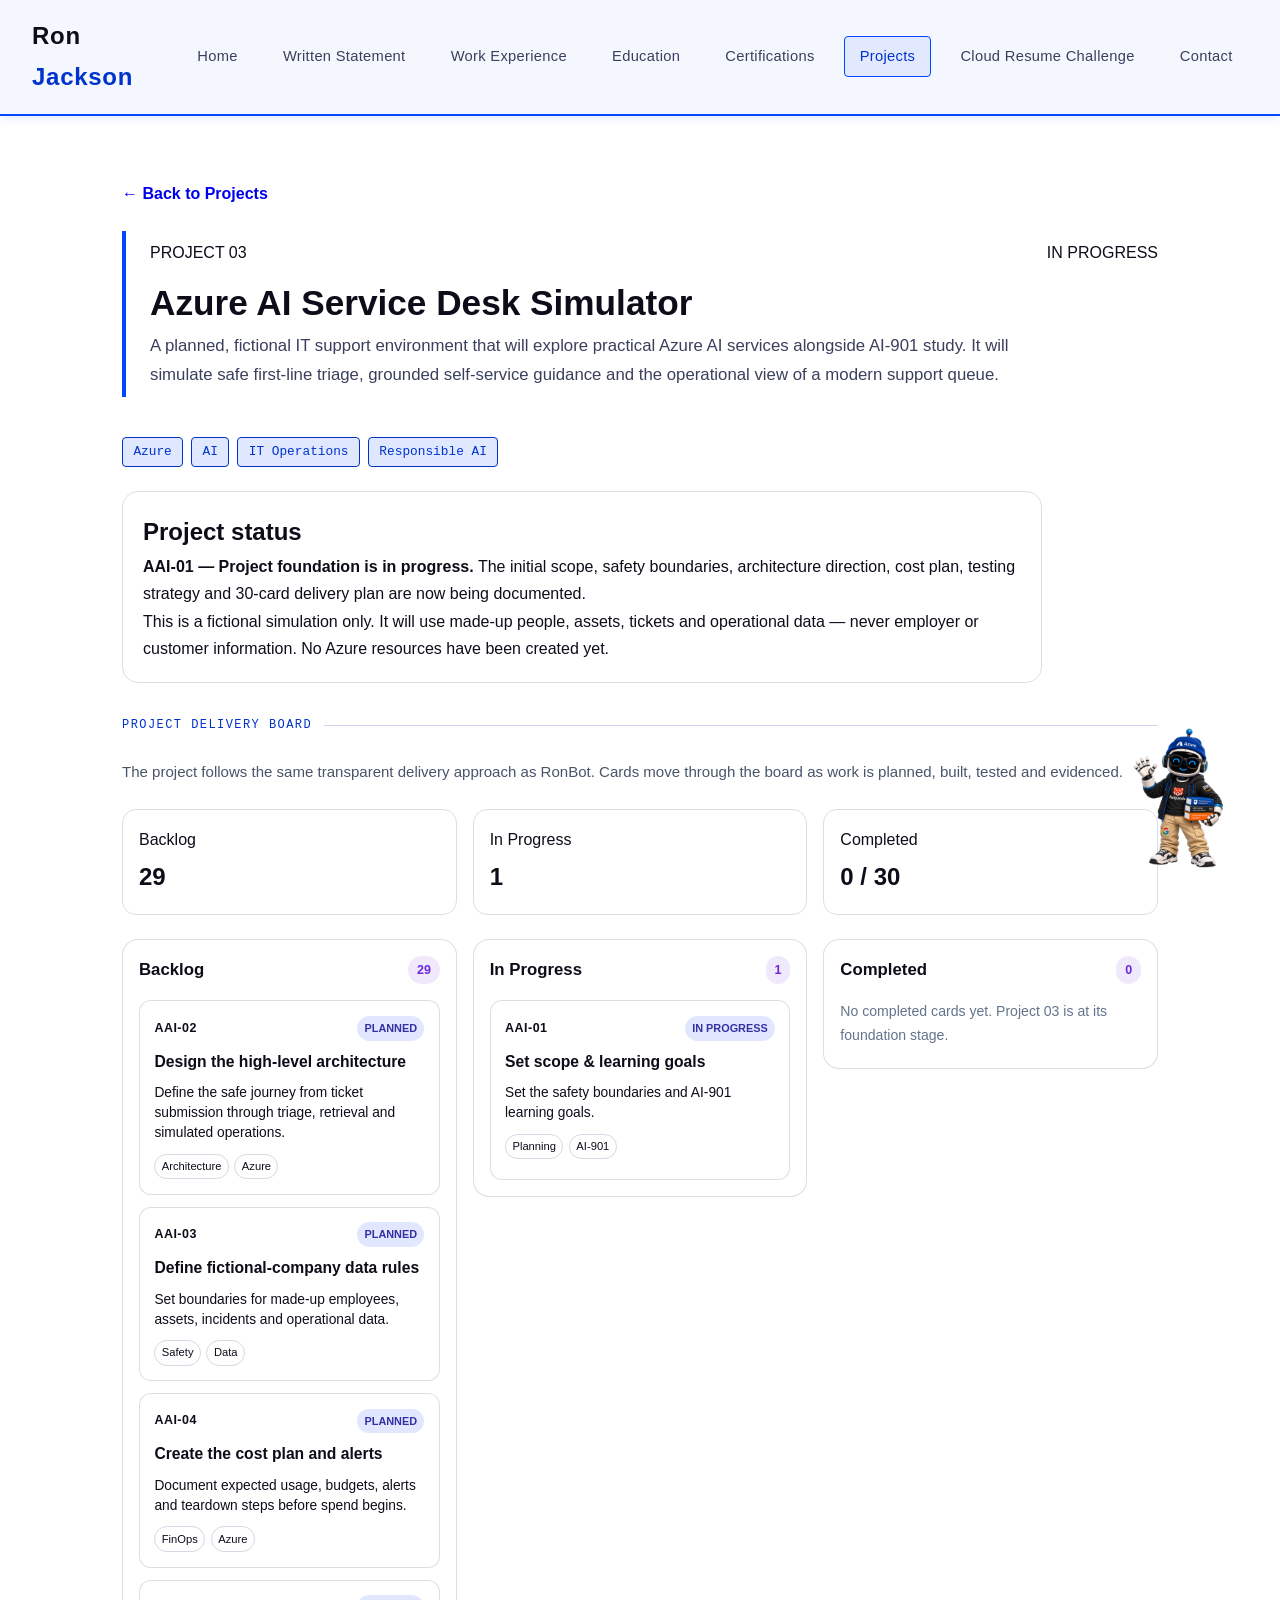
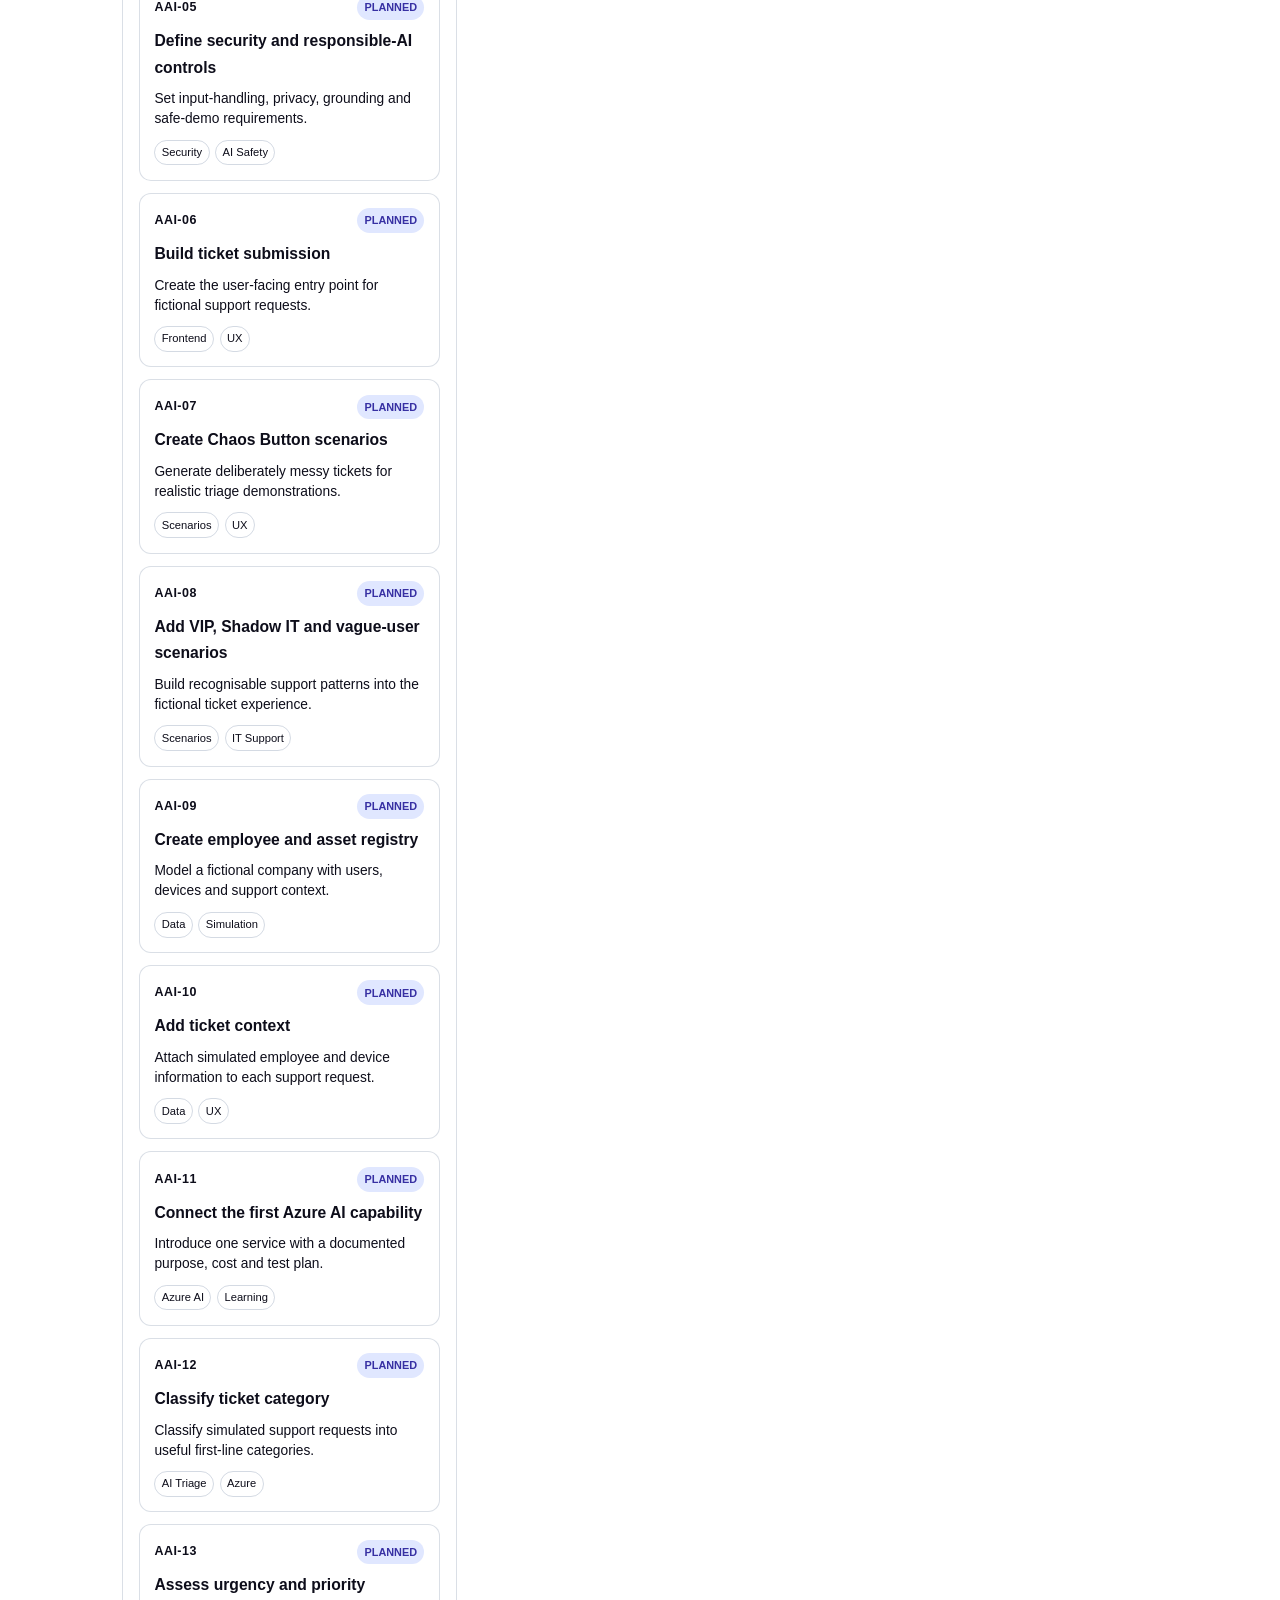
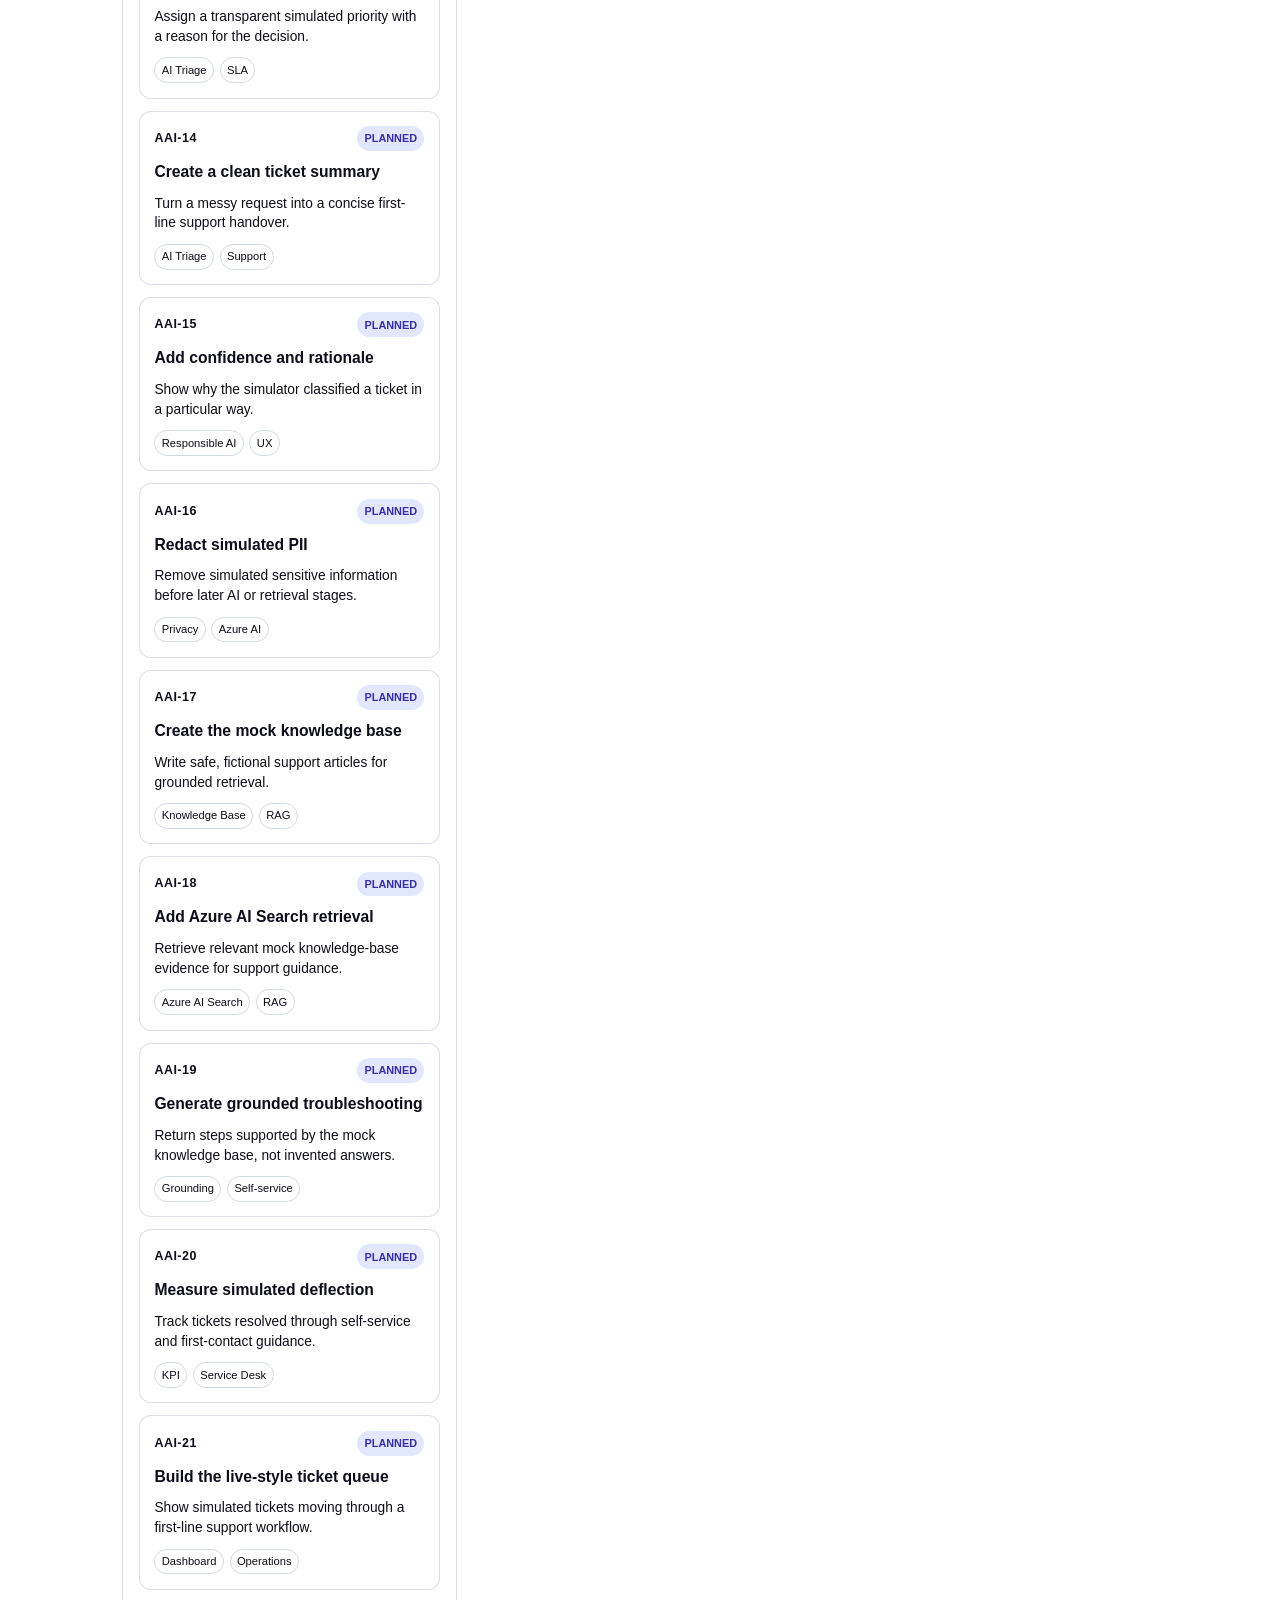
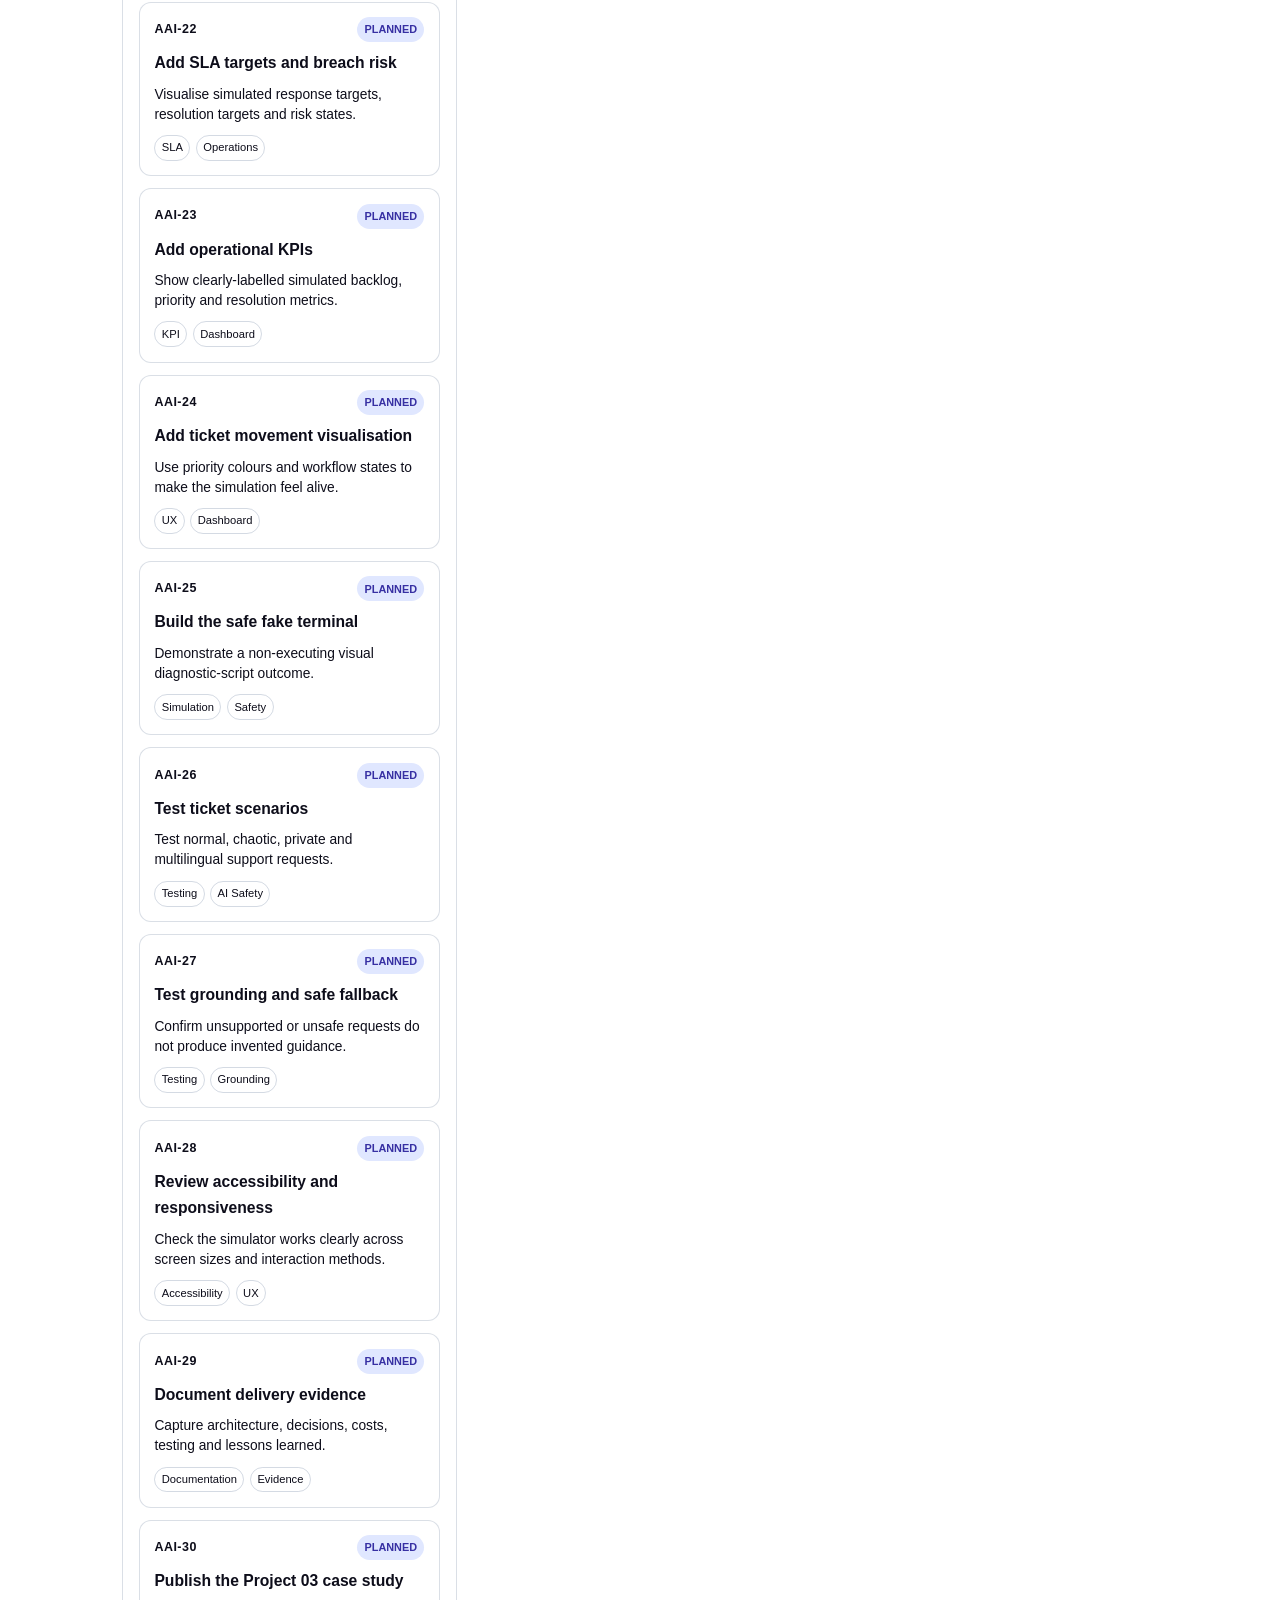
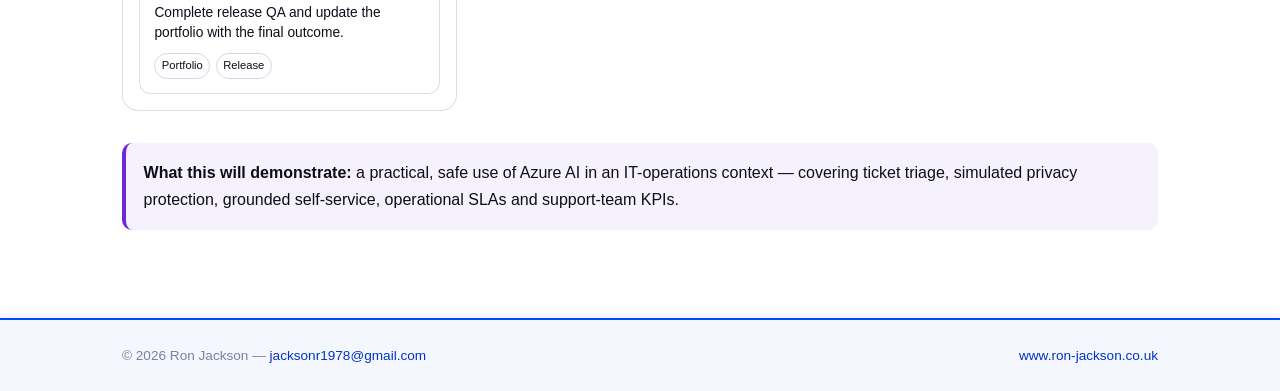
<file: website/project-03.html>
<!DOCTYPE html>
<html lang="en">
<head>
<meta charset="UTF-8">
<meta name="viewport" content="width=device-width, initial-scale=1.0">
<title>Ron Jackson | Project 03 — Azure AI Service Desk Simulator</title>
<link rel="stylesheet" href="styles.css">
<style>
@media (min-width:901px){header .wrapper{max-width:1280px}header nav ul{flex-wrap:nowrap;gap:.9rem}header nav a{white-space:nowrap;font-size:.92rem}}.project-detail-top{display:flex;justify-content:space-between;align-items:flex-start;gap:1rem;flex-wrap:wrap;margin-bottom:1rem}.back-link{display:inline-block;margin:1rem 0 1.5rem;font-weight:700;text-decoration:none}.detail-summary{max-width:900px}.planned-panel{max-width:920px;padding:1.25rem;border:1px solid rgba(148,163,184,.35);border-radius:16px;margin:1.5rem 0 2rem}.planned-panel h2{margin-top:0}.kanban-summary{display:grid;grid-template-columns:repeat(3,minmax(0,1fr));gap:1rem;margin:1.5rem 0}.kanban-metric{padding:1rem;border:1px solid rgba(148,163,184,.35);border-radius:14px}.kanban-metric strong{display:block;font-size:1.5rem;margin-top:.25rem}.kanban-board{display:grid;grid-template-columns:repeat(3,minmax(0,1fr));gap:1rem;align-items:start;margin:1rem 0 2rem}.kanban-column{border:1px solid rgba(148,163,184,.35);border-radius:16px;padding:1rem;background:rgba(255,255,255,.45)}.kanban-column h2{display:flex;justify-content:space-between;align-items:center;font-size:1.05rem;margin:0 0 1rem}.kanban-count{font-size:.78rem;padding:.2rem .55rem;border-radius:999px;background:rgba(109,40,217,.1);color:#6d28d9}.kanban-card{border:1px solid rgba(148,163,184,.35);border-radius:12px;padding:.9rem;margin-bottom:.75rem;background:#fff}.kanban-card:last-child{margin-bottom:0}.kanban-card--foundation{min-height:180px;box-sizing:border-box}.kanban-card-top{display:flex;justify-content:space-between;gap:.5rem;align-items:center}.kanban-id{font-weight:800;font-size:.78rem;letter-spacing:.04em}.kanban-state{font-size:.68rem;font-weight:800;border-radius:999px;padding:.2rem .45rem;background:#e0e7ff;color:#3730a3}.kanban-card h3{font-size:.98rem;margin:.5rem 0}.kanban-card p{font-size:.86rem;line-height:1.45;margin:0 0 .65rem}.kanban-tags{display:flex;gap:.35rem;flex-wrap:wrap}.kanban-tags span{font-size:.7rem;border:1px solid rgba(148,163,184,.4);border-radius:999px;padding:.15rem .4rem}.kanban-empty{font-size:.88rem;color:#64748b;margin:.25rem 0}.project-outcome{margin:1.5rem 0;padding:1rem 1.1rem;border-left:4px solid #6d28d9;background:rgba(109,40,217,.06);border-radius:10px}.board-note{margin:0 0 1rem;color:#475569;font-size:.94rem}@media(max-width:800px){.kanban-card--foundation{min-height:0}.kanban-summary,.kanban-board{grid-template-columns:1fr}.kanban-column{padding:.85rem}}
</style>
</head>
<body>
<header><div class="wrapper"><a href="index.html" class="site-title">Ron <span>Jackson</span></a><nav><ul><li><a href="index.html">Home</a></li><li><a href="written-statement.html">Written Statement</a></li><li><a href="work-experience.html">Work Experience</a></li><li><a href="education.html">Education</a></li><li><a href="certifications.html">Certifications</a></li><li><a href="projects.html" class="active">Projects</a></li><li><a href="cloud-resume-challenge.html">Cloud Resume Challenge</a></li><li><a href="contact.html">Contact</a></li></ul></nav></div></header>
<main><div class="wrapper">
<a class="back-link" href="projects.html">← Back to Projects</a>
<div class="page-hero"><div><div class="project-detail-top"><span class="project-id">PROJECT 03</span><span class="project-status status-progress">IN PROGRESS</span></div><h1>Azure AI Service Desk Simulator</h1><p class="detail-summary">A planned, fictional IT support environment that will explore practical Azure AI services alongside AI-901 study. It will simulate safe first-line triage, grounded self-service guidance and the operational view of a modern support queue.</p></div></div>
<div class="badge-list"><span class="badge">Azure</span><span class="badge">AI</span><span class="badge">IT Operations</span><span class="badge">Responsible AI</span></div>
<section class="planned-panel"><h2>Project status</h2><p><strong>AAI-01 — Project foundation is in progress.</strong> The initial scope, safety boundaries, architecture direction, cost plan, testing strategy and 30-card delivery plan are now being documented.</p><p>This is a fictional simulation only. It will use made-up people, assets, tickets and operational data — never employer or customer information. No Azure resources have been created yet.</p></section>
<section aria-labelledby="delivery-board"><p class="section-label" id="delivery-board">Project Delivery Board</p><p class="board-note">The project follows the same transparent delivery approach as RonBot. Cards move through the board as work is planned, built, tested and evidenced.</p>
<div class="kanban-summary"><div class="kanban-metric">Backlog<strong>29</strong></div><div class="kanban-metric">In Progress<strong>1</strong></div><div class="kanban-metric">Completed<strong>0 / 30</strong></div></div>
<div class="kanban-board">
<section class="kanban-column"><h2>Backlog <span class="kanban-count">29</span></h2>
<article class="kanban-card"><div class="kanban-card-top"><span class="kanban-id">AAI-02</span><span class="kanban-state">PLANNED</span></div><h3>Design the high-level architecture</h3><p>Define the safe journey from ticket submission through triage, retrieval and simulated operations.</p><div class="kanban-tags"><span>Architecture</span><span>Azure</span></div></article>
<article class="kanban-card"><div class="kanban-card-top"><span class="kanban-id">AAI-03</span><span class="kanban-state">PLANNED</span></div><h3>Define fictional-company data rules</h3><p>Set boundaries for made-up employees, assets, incidents and operational data.</p><div class="kanban-tags"><span>Safety</span><span>Data</span></div></article>
<article class="kanban-card"><div class="kanban-card-top"><span class="kanban-id">AAI-04</span><span class="kanban-state">PLANNED</span></div><h3>Create the cost plan and alerts</h3><p>Document expected usage, budgets, alerts and teardown steps before spend begins.</p><div class="kanban-tags"><span>FinOps</span><span>Azure</span></div></article>
<article class="kanban-card"><div class="kanban-card-top"><span class="kanban-id">AAI-05</span><span class="kanban-state">PLANNED</span></div><h3>Define security and responsible-AI controls</h3><p>Set input-handling, privacy, grounding and safe-demo requirements.</p><div class="kanban-tags"><span>Security</span><span>AI Safety</span></div></article>
<article class="kanban-card"><div class="kanban-card-top"><span class="kanban-id">AAI-06</span><span class="kanban-state">PLANNED</span></div><h3>Build ticket submission</h3><p>Create the user-facing entry point for fictional support requests.</p><div class="kanban-tags"><span>Frontend</span><span>UX</span></div></article>
<article class="kanban-card"><div class="kanban-card-top"><span class="kanban-id">AAI-07</span><span class="kanban-state">PLANNED</span></div><h3>Create Chaos Button scenarios</h3><p>Generate deliberately messy tickets for realistic triage demonstrations.</p><div class="kanban-tags"><span>Scenarios</span><span>UX</span></div></article>
<article class="kanban-card"><div class="kanban-card-top"><span class="kanban-id">AAI-08</span><span class="kanban-state">PLANNED</span></div><h3>Add VIP, Shadow IT and vague-user scenarios</h3><p>Build recognisable support patterns into the fictional ticket experience.</p><div class="kanban-tags"><span>Scenarios</span><span>IT Support</span></div></article>
<article class="kanban-card"><div class="kanban-card-top"><span class="kanban-id">AAI-09</span><span class="kanban-state">PLANNED</span></div><h3>Create employee and asset registry</h3><p>Model a fictional company with users, devices and support context.</p><div class="kanban-tags"><span>Data</span><span>Simulation</span></div></article>
<article class="kanban-card"><div class="kanban-card-top"><span class="kanban-id">AAI-10</span><span class="kanban-state">PLANNED</span></div><h3>Add ticket context</h3><p>Attach simulated employee and device information to each support request.</p><div class="kanban-tags"><span>Data</span><span>UX</span></div></article>
<article class="kanban-card"><div class="kanban-card-top"><span class="kanban-id">AAI-11</span><span class="kanban-state">PLANNED</span></div><h3>Connect the first Azure AI capability</h3><p>Introduce one service with a documented purpose, cost and test plan.</p><div class="kanban-tags"><span>Azure AI</span><span>Learning</span></div></article>
<article class="kanban-card"><div class="kanban-card-top"><span class="kanban-id">AAI-12</span><span class="kanban-state">PLANNED</span></div><h3>Classify ticket category</h3><p>Classify simulated support requests into useful first-line categories.</p><div class="kanban-tags"><span>AI Triage</span><span>Azure</span></div></article>
<article class="kanban-card"><div class="kanban-card-top"><span class="kanban-id">AAI-13</span><span class="kanban-state">PLANNED</span></div><h3>Assess urgency and priority</h3><p>Assign a transparent simulated priority with a reason for the decision.</p><div class="kanban-tags"><span>AI Triage</span><span>SLA</span></div></article>
<article class="kanban-card"><div class="kanban-card-top"><span class="kanban-id">AAI-14</span><span class="kanban-state">PLANNED</span></div><h3>Create a clean ticket summary</h3><p>Turn a messy request into a concise first-line support handover.</p><div class="kanban-tags"><span>AI Triage</span><span>Support</span></div></article>
<article class="kanban-card"><div class="kanban-card-top"><span class="kanban-id">AAI-15</span><span class="kanban-state">PLANNED</span></div><h3>Add confidence and rationale</h3><p>Show why the simulator classified a ticket in a particular way.</p><div class="kanban-tags"><span>Responsible AI</span><span>UX</span></div></article>
<article class="kanban-card"><div class="kanban-card-top"><span class="kanban-id">AAI-16</span><span class="kanban-state">PLANNED</span></div><h3>Redact simulated PII</h3><p>Remove simulated sensitive information before later AI or retrieval stages.</p><div class="kanban-tags"><span>Privacy</span><span>Azure AI</span></div></article>
<article class="kanban-card"><div class="kanban-card-top"><span class="kanban-id">AAI-17</span><span class="kanban-state">PLANNED</span></div><h3>Create the mock knowledge base</h3><p>Write safe, fictional support articles for grounded retrieval.</p><div class="kanban-tags"><span>Knowledge Base</span><span>RAG</span></div></article>
<article class="kanban-card"><div class="kanban-card-top"><span class="kanban-id">AAI-18</span><span class="kanban-state">PLANNED</span></div><h3>Add Azure AI Search retrieval</h3><p>Retrieve relevant mock knowledge-base evidence for support guidance.</p><div class="kanban-tags"><span>Azure AI Search</span><span>RAG</span></div></article>
<article class="kanban-card"><div class="kanban-card-top"><span class="kanban-id">AAI-19</span><span class="kanban-state">PLANNED</span></div><h3>Generate grounded troubleshooting</h3><p>Return steps supported by the mock knowledge base, not invented answers.</p><div class="kanban-tags"><span>Grounding</span><span>Self-service</span></div></article>
<article class="kanban-card"><div class="kanban-card-top"><span class="kanban-id">AAI-20</span><span class="kanban-state">PLANNED</span></div><h3>Measure simulated deflection</h3><p>Track tickets resolved through self-service and first-contact guidance.</p><div class="kanban-tags"><span>KPI</span><span>Service Desk</span></div></article>
<article class="kanban-card"><div class="kanban-card-top"><span class="kanban-id">AAI-21</span><span class="kanban-state">PLANNED</span></div><h3>Build the live-style ticket queue</h3><p>Show simulated tickets moving through a first-line support workflow.</p><div class="kanban-tags"><span>Dashboard</span><span>Operations</span></div></article>
<article class="kanban-card"><div class="kanban-card-top"><span class="kanban-id">AAI-22</span><span class="kanban-state">PLANNED</span></div><h3>Add SLA targets and breach risk</h3><p>Visualise simulated response targets, resolution targets and risk states.</p><div class="kanban-tags"><span>SLA</span><span>Operations</span></div></article>
<article class="kanban-card"><div class="kanban-card-top"><span class="kanban-id">AAI-23</span><span class="kanban-state">PLANNED</span></div><h3>Add operational KPIs</h3><p>Show clearly-labelled simulated backlog, priority and resolution metrics.</p><div class="kanban-tags"><span>KPI</span><span>Dashboard</span></div></article>
<article class="kanban-card"><div class="kanban-card-top"><span class="kanban-id">AAI-24</span><span class="kanban-state">PLANNED</span></div><h3>Add ticket movement visualisation</h3><p>Use priority colours and workflow states to make the simulation feel alive.</p><div class="kanban-tags"><span>UX</span><span>Dashboard</span></div></article>
<article class="kanban-card"><div class="kanban-card-top"><span class="kanban-id">AAI-25</span><span class="kanban-state">PLANNED</span></div><h3>Build the safe fake terminal</h3><p>Demonstrate a non-executing visual diagnostic-script outcome.</p><div class="kanban-tags"><span>Simulation</span><span>Safety</span></div></article>
<article class="kanban-card"><div class="kanban-card-top"><span class="kanban-id">AAI-26</span><span class="kanban-state">PLANNED</span></div><h3>Test ticket scenarios</h3><p>Test normal, chaotic, private and multilingual support requests.</p><div class="kanban-tags"><span>Testing</span><span>AI Safety</span></div></article>
<article class="kanban-card"><div class="kanban-card-top"><span class="kanban-id">AAI-27</span><span class="kanban-state">PLANNED</span></div><h3>Test grounding and safe fallback</h3><p>Confirm unsupported or unsafe requests do not produce invented guidance.</p><div class="kanban-tags"><span>Testing</span><span>Grounding</span></div></article>
<article class="kanban-card"><div class="kanban-card-top"><span class="kanban-id">AAI-28</span><span class="kanban-state">PLANNED</span></div><h3>Review accessibility and responsiveness</h3><p>Check the simulator works clearly across screen sizes and interaction methods.</p><div class="kanban-tags"><span>Accessibility</span><span>UX</span></div></article>
<article class="kanban-card"><div class="kanban-card-top"><span class="kanban-id">AAI-29</span><span class="kanban-state">PLANNED</span></div><h3>Document delivery evidence</h3><p>Capture architecture, decisions, costs, testing and lessons learned.</p><div class="kanban-tags"><span>Documentation</span><span>Evidence</span></div></article>
<article class="kanban-card"><div class="kanban-card-top"><span class="kanban-id">AAI-30</span><span class="kanban-state">PLANNED</span></div><h3>Publish the Project 03 case study</h3><p>Complete release QA and update the portfolio with the final outcome.</p><div class="kanban-tags"><span>Portfolio</span><span>Release</span></div></article>
</section><section class="kanban-column"><h2>In Progress <span class="kanban-count">1</span></h2><article class="kanban-card kanban-card--foundation"><div class="kanban-card-top"><span class="kanban-id">AAI-01</span><span class="kanban-state">IN PROGRESS</span></div><h3>Set scope &amp; learning goals</h3><p>Set the safety boundaries and AI-901 learning goals.</p><div class="kanban-tags"><span>Planning</span><span>AI-901</span></div></article></section><section class="kanban-column"><h2>Completed <span class="kanban-count">0</span></h2><p class="kanban-empty">No completed cards yet. Project 03 is at its foundation stage.</p></section></div></section>
<section class="project-outcome"><strong>What this will demonstrate:</strong> a practical, safe use of Azure AI in an IT-operations context — covering ticket triage, simulated privacy protection, grounded self-service, operational SLAs and support-team KPIs.</section>
</div></main>
<footer><div class="wrapper"><p>&copy; 2026 Ron Jackson &mdash; <a href="mailto:jacksonr1978@gmail.com">jacksonr1978@gmail.com</a></p><p><a href="https://www.ron-jackson.co.uk">www.ron-jackson.co.uk</a></p></div></footer><script src="assets/ronbot/ronbot.js" defer></script>
</body></html>
</file>
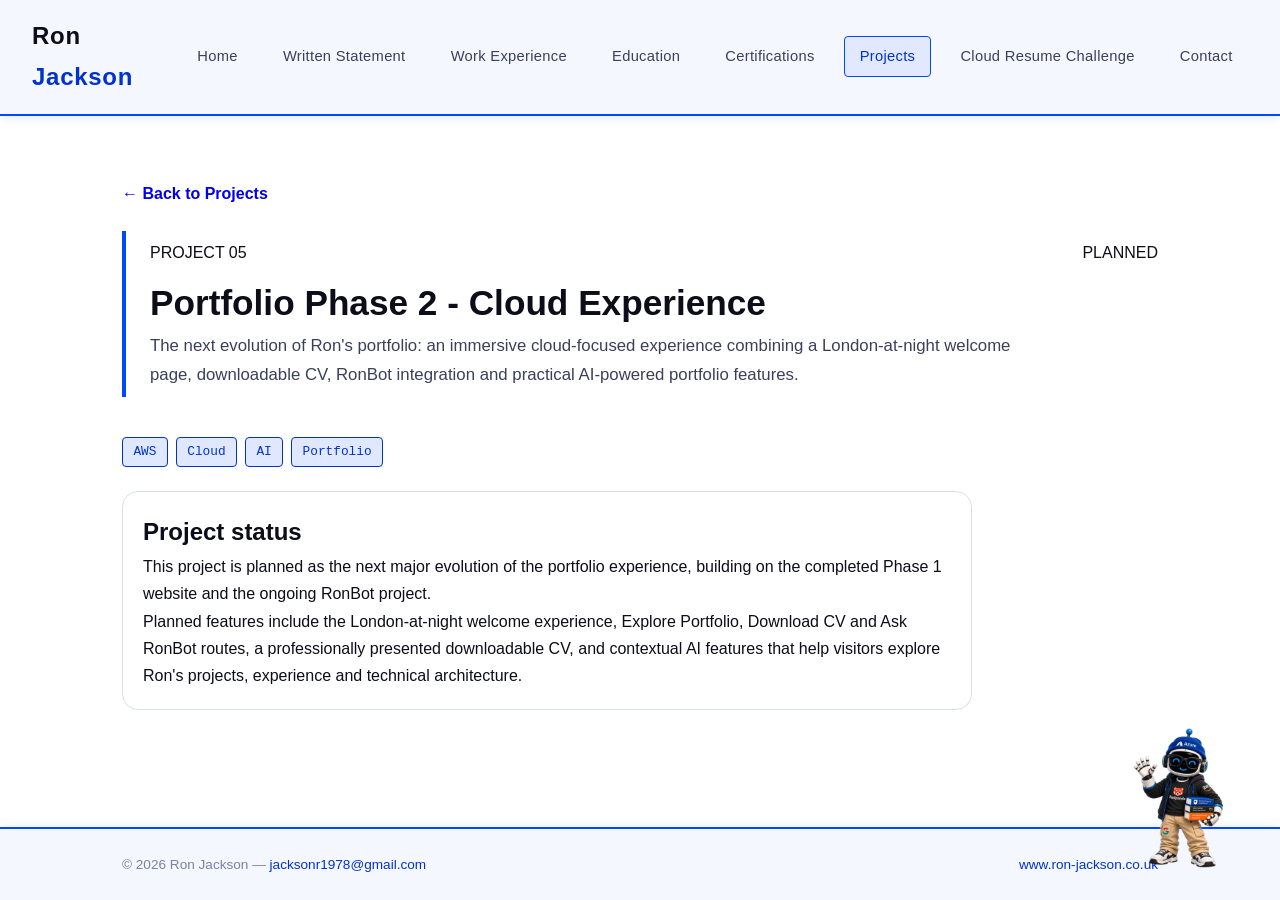
<file: website/project-05.html>
<!DOCTYPE html><html lang="en"><head><meta charset="UTF-8"><meta name="viewport" content="width=device-width, initial-scale=1.0"><title>Ron Jackson | Project 05 — Portfolio Phase 2 — Cloud Experience</title><link rel="stylesheet" href="styles.css">
<style>
@media (min-width:901px){header .wrapper{max-width:1280px}header nav ul{flex-wrap:nowrap;gap:.9rem}header nav a{white-space:nowrap;font-size:.92rem}}
.project-detail-top{display:flex;justify-content:space-between;align-items:flex-start;gap:1rem;flex-wrap:wrap;margin-bottom:1rem}.back-link{display:inline-block;margin:1rem 0 1.5rem;font-weight:700;text-decoration:none}.detail-summary{max-width:900px}.detail-actions{display:flex;gap:.75rem;flex-wrap:wrap;margin:1.25rem 0 2rem}.detail-actions a{display:inline-block;padding:.7rem 1rem;border-radius:10px;text-decoration:none;font-weight:700;border:1px solid rgba(109,40,217,.25)}
.kanban-summary{display:grid;grid-template-columns:repeat(3,minmax(0,1fr));gap:1rem;margin:1.5rem 0}.kanban-metric{padding:1rem;border:1px solid rgba(148,163,184,.35);border-radius:14px}.kanban-metric strong{display:block;font-size:1.5rem;margin-top:.25rem}.kanban-board{display:grid;grid-template-columns:repeat(3,minmax(0,1fr));gap:1rem;align-items:start;margin:1rem 0 2rem}.kanban-column{border:1px solid rgba(148,163,184,.35);border-radius:16px;padding:1rem;background:rgba(255,255,255,.45)}.kanban-column h2{display:flex;justify-content:space-between;align-items:center;font-size:1.05rem;margin:0 0 1rem}.kanban-count{font-size:.78rem;padding:.2rem .55rem;border-radius:999px;background:rgba(109,40,217,.1);color:#6d28d9}.kanban-empty{opacity:.7;font-size:.92rem}.kanban-card{border:1px solid rgba(148,163,184,.35);border-radius:12px;padding:.9rem;margin-bottom:.75rem;background:#fff}.kanban-card:last-child{margin-bottom:0}.kanban-card-top{display:flex;justify-content:space-between;gap:.5rem;align-items:center}.kanban-id{font-weight:800;font-size:.78rem;letter-spacing:.04em}.kanban-done{font-size:.68rem;font-weight:800;border-radius:999px;padding:.2rem .45rem;background:#dcfce7;color:#166534}.kanban-card h3{font-size:.98rem;margin:.5rem 0}.kanban-card p{font-size:.86rem;line-height:1.45;margin:0 0 .65rem}.kanban-tags{display:flex;gap:.35rem;flex-wrap:wrap}.kanban-tags span{font-size:.7rem;border:1px solid rgba(148,163,184,.4);border-radius:999px;padding:.15rem .4rem}.project-outcome{margin:1.5rem 0;padding:1rem 1.1rem;border-left:4px solid #6d28d9;background:rgba(109,40,217,.06);border-radius:10px}.planned-panel{max-width:850px;padding:1.25rem;border:1px solid rgba(148,163,184,.35);border-radius:16px;margin:1.5rem 0 2rem}.planned-panel h2{margin-top:0}@media(max-width:800px){.kanban-summary,.kanban-board{grid-template-columns:1fr}.kanban-column{padding:.85rem}}
</style></head><body><header><div class="wrapper"><a href="index.html" class="site-title">Ron <span>Jackson</span></a><nav><ul>
<li><a href="index.html">Home</a></li><li><a href="written-statement.html">Written Statement</a></li><li><a href="work-experience.html">Work Experience</a></li><li><a href="education.html">Education</a></li><li><a href="certifications.html">Certifications</a></li><li><a href="projects.html" class="active">Projects</a></li><li><a href="cloud-resume-challenge.html">Cloud Resume Challenge</a></li><li><a href="contact.html">Contact</a></li>
</ul></nav></div></header><main><div class="wrapper"><a class="back-link" href="projects.html">← Back to Projects</a><div class="page-hero"><div><div class="project-detail-top"><span class="project-id">PROJECT 05</span><span class="project-status status-planned">PLANNED</span></div><h1>Portfolio Phase 2 - Cloud Experience</h1><p class="detail-summary">The next evolution of Ron's portfolio: an immersive cloud-focused experience combining a London-at-night welcome page, downloadable CV, RonBot integration and practical AI-powered portfolio features.</p></div></div><div class="badge-list"><span class="badge">AWS</span><span class="badge">Cloud</span><span class="badge">AI</span><span class="badge">Portfolio</span></div><section class="planned-panel"><h2>Project status</h2><p>This project is planned as the next major evolution of the portfolio experience, building on the completed Phase 1 website and the ongoing RonBot project.</p>
<p>Planned features include the London-at-night welcome experience, Explore Portfolio, Download CV and Ask RonBot routes, a professionally presented downloadable CV, and contextual AI features that help visitors explore Ron's projects, experience and technical architecture.</p></section></div></main><footer><div class="wrapper"><p>&copy; 2026 Ron Jackson &mdash; <a href="mailto:jacksonr1978@gmail.com">jacksonr1978@gmail.com</a></p><p><a href="https://www.ron-jackson.co.uk">www.ron-jackson.co.uk</a></p></div></footer><script src="assets/ronbot/ronbot.js" defer></script></body></html>
</file>
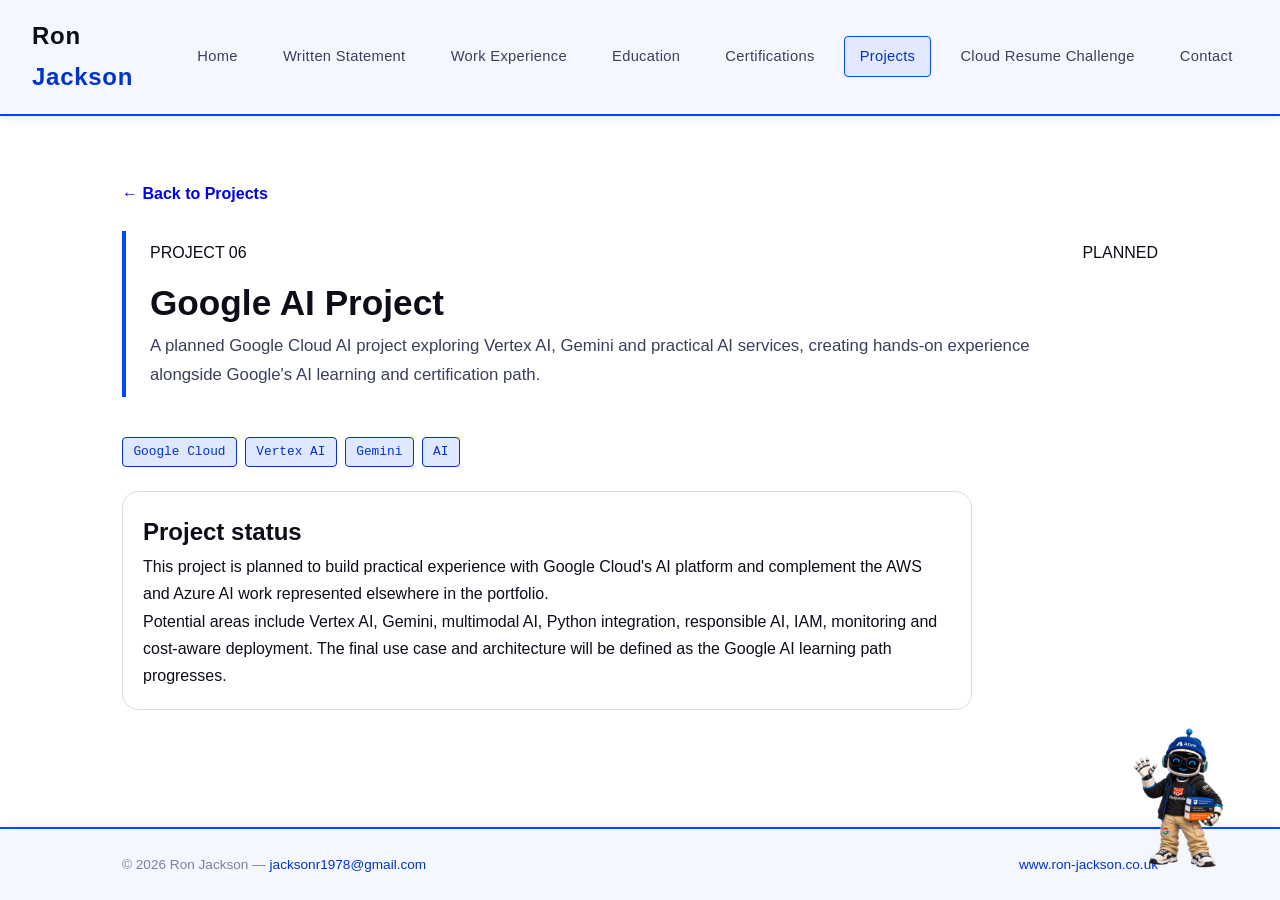
<file: website/project-06.html>
<!DOCTYPE html><html lang="en"><head><meta charset="UTF-8"><meta name="viewport" content="width=device-width, initial-scale=1.0"><title>Ron Jackson | Project 06 — Google AI Project</title><link rel="stylesheet" href="styles.css">
<style>
@media (min-width:901px){header .wrapper{max-width:1280px}header nav ul{flex-wrap:nowrap;gap:.9rem}header nav a{white-space:nowrap;font-size:.92rem}}
.project-detail-top{display:flex;justify-content:space-between;align-items:flex-start;gap:1rem;flex-wrap:wrap;margin-bottom:1rem}.back-link{display:inline-block;margin:1rem 0 1.5rem;font-weight:700;text-decoration:none}.detail-summary{max-width:900px}.detail-actions{display:flex;gap:.75rem;flex-wrap:wrap;margin:1.25rem 0 2rem}.detail-actions a{display:inline-block;padding:.7rem 1rem;border-radius:10px;text-decoration:none;font-weight:700;border:1px solid rgba(109,40,217,.25)}
.kanban-summary{display:grid;grid-template-columns:repeat(3,minmax(0,1fr));gap:1rem;margin:1.5rem 0}.kanban-metric{padding:1rem;border:1px solid rgba(148,163,184,.35);border-radius:14px}.kanban-metric strong{display:block;font-size:1.5rem;margin-top:.25rem}.kanban-board{display:grid;grid-template-columns:repeat(3,minmax(0,1fr));gap:1rem;align-items:start;margin:1rem 0 2rem}.kanban-column{border:1px solid rgba(148,163,184,.35);border-radius:16px;padding:1rem;background:rgba(255,255,255,.45)}.kanban-column h2{display:flex;justify-content:space-between;align-items:center;font-size:1.05rem;margin:0 0 1rem}.kanban-count{font-size:.78rem;padding:.2rem .55rem;border-radius:999px;background:rgba(109,40,217,.1);color:#6d28d9}.kanban-empty{opacity:.7;font-size:.92rem}.kanban-card{border:1px solid rgba(148,163,184,.35);border-radius:12px;padding:.9rem;margin-bottom:.75rem;background:#fff}.kanban-card:last-child{margin-bottom:0}.kanban-card-top{display:flex;justify-content:space-between;gap:.5rem;align-items:center}.kanban-id{font-weight:800;font-size:.78rem;letter-spacing:.04em}.kanban-done{font-size:.68rem;font-weight:800;border-radius:999px;padding:.2rem .45rem;background:#dcfce7;color:#166534}.kanban-card h3{font-size:.98rem;margin:.5rem 0}.kanban-card p{font-size:.86rem;line-height:1.45;margin:0 0 .65rem}.kanban-tags{display:flex;gap:.35rem;flex-wrap:wrap}.kanban-tags span{font-size:.7rem;border:1px solid rgba(148,163,184,.4);border-radius:999px;padding:.15rem .4rem}.project-outcome{margin:1.5rem 0;padding:1rem 1.1rem;border-left:4px solid #6d28d9;background:rgba(109,40,217,.06);border-radius:10px}.planned-panel{max-width:850px;padding:1.25rem;border:1px solid rgba(148,163,184,.35);border-radius:16px;margin:1.5rem 0 2rem}.planned-panel h2{margin-top:0}@media(max-width:800px){.kanban-summary,.kanban-board{grid-template-columns:1fr}.kanban-column{padding:.85rem}}
</style></head><body><header><div class="wrapper"><a href="index.html" class="site-title">Ron <span>Jackson</span></a><nav><ul>
<li><a href="index.html">Home</a></li><li><a href="written-statement.html">Written Statement</a></li><li><a href="work-experience.html">Work Experience</a></li><li><a href="education.html">Education</a></li><li><a href="certifications.html">Certifications</a></li><li><a href="projects.html" class="active">Projects</a></li><li><a href="cloud-resume-challenge.html">Cloud Resume Challenge</a></li><li><a href="contact.html">Contact</a></li>
</ul></nav></div></header><main><div class="wrapper"><a class="back-link" href="projects.html">← Back to Projects</a><div class="page-hero"><div><div class="project-detail-top"><span class="project-id">PROJECT 06</span><span class="project-status status-planned">PLANNED</span></div><h1>Google AI Project</h1><p class="detail-summary">A planned Google Cloud AI project exploring Vertex AI, Gemini and practical AI services, creating hands-on experience alongside Google's AI learning and certification path.</p></div></div><div class="badge-list"><span class="badge">Google Cloud</span><span class="badge">Vertex AI</span><span class="badge">Gemini</span><span class="badge">AI</span></div><section class="planned-panel"><h2>Project status</h2><p>This project is planned to build practical experience with Google Cloud's AI platform and complement the AWS and Azure AI work represented elsewhere in the portfolio.</p>
<p>Potential areas include Vertex AI, Gemini, multimodal AI, Python integration, responsible AI, IAM, monitoring and cost-aware deployment. The final use case and architecture will be defined as the Google AI learning path progresses.</p></section></div></main><footer><div class="wrapper"><p>&copy; 2026 Ron Jackson &mdash; <a href="mailto:jacksonr1978@gmail.com">jacksonr1978@gmail.com</a></p><p><a href="https://www.ron-jackson.co.uk">www.ron-jackson.co.uk</a></p></div></footer><script src="assets/ronbot/ronbot.js" defer></script></body></html>
</file>
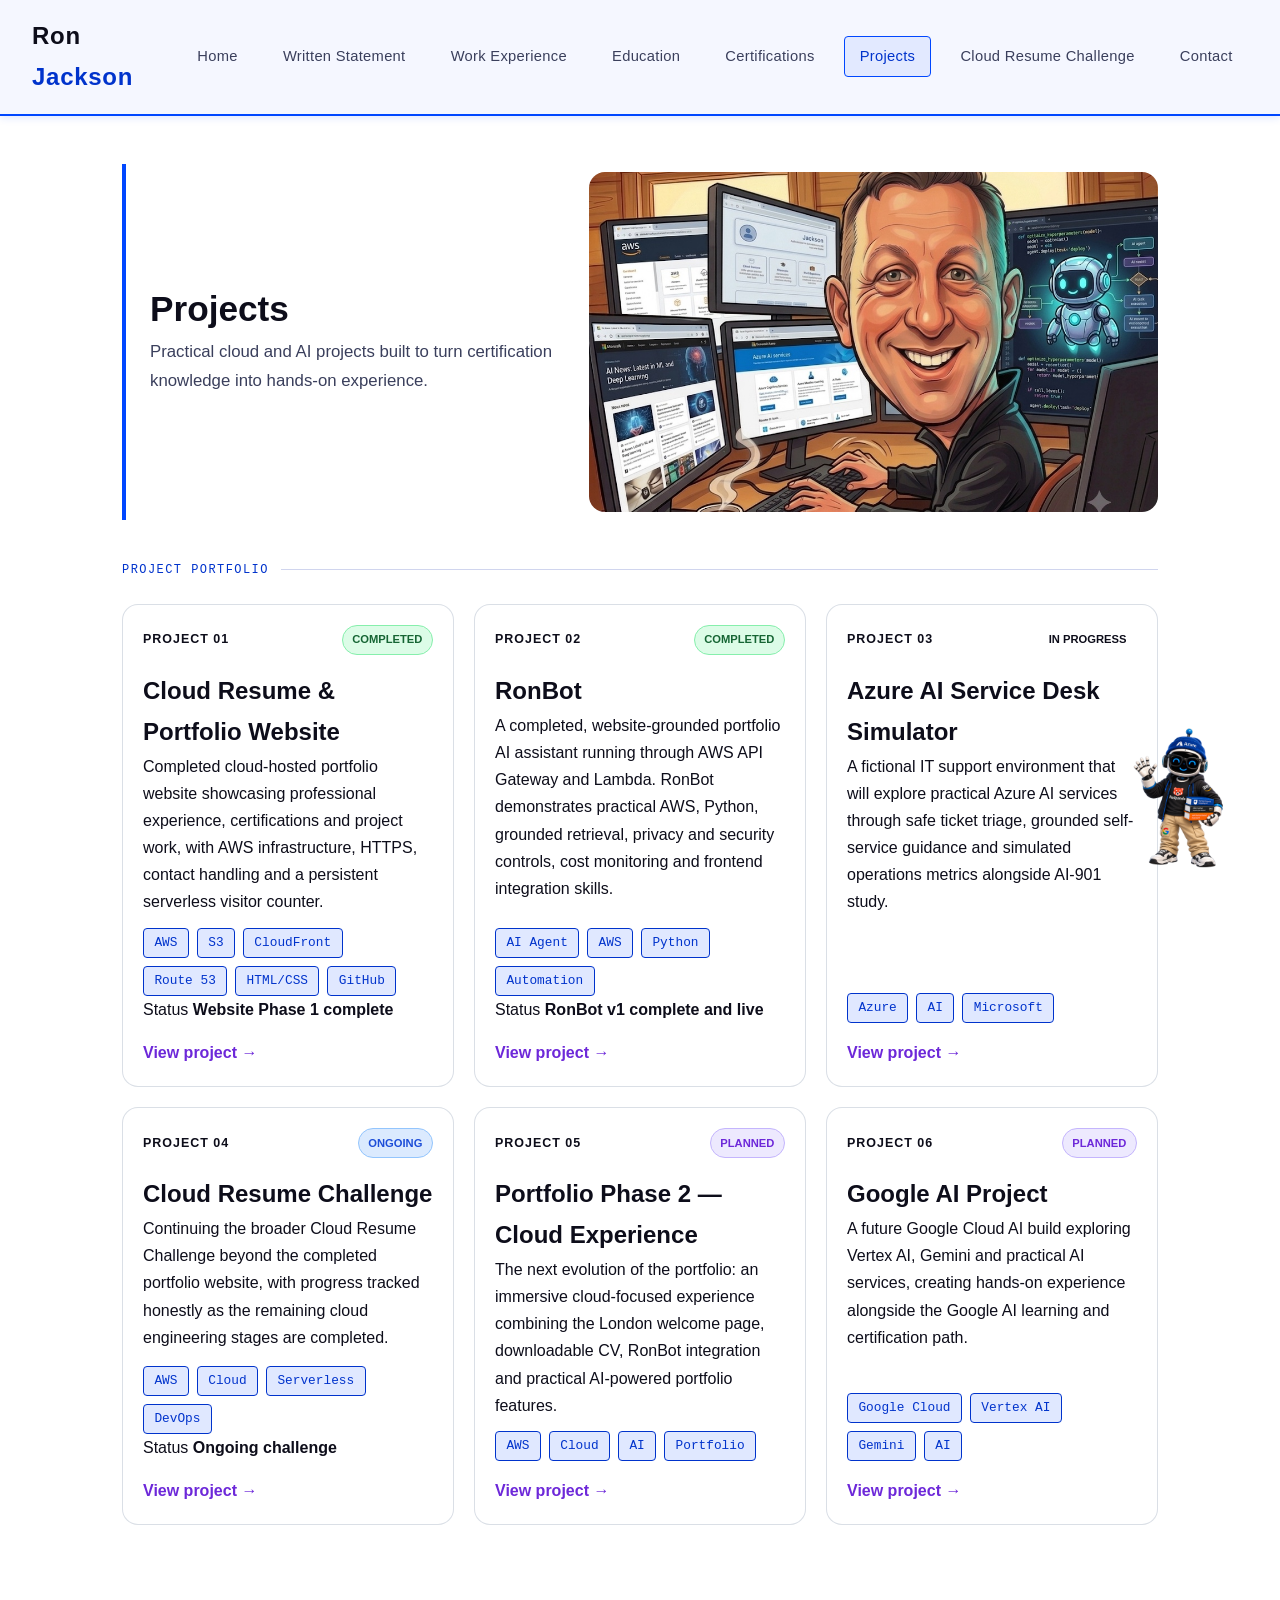
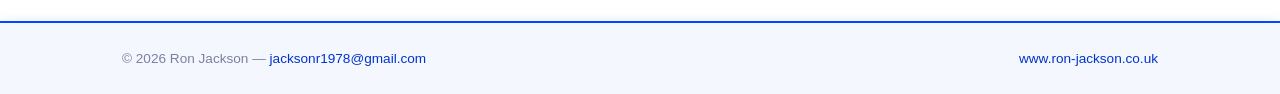
<file: website/projects.html>
<!DOCTYPE html>

<html lang="en">
<head>
<meta charset="utf-8"/>
<meta content="width=device-width, initial-scale=1.0" name="viewport"/>
<title>Ron Jackson | Projects</title>
<link href="styles.css" rel="stylesheet"/>
<style>
        /* Keep the full desktop navigation on a single line. */
        @media (min-width: 901px) {
            header .wrapper { max-width: 1280px; }
            header nav ul { flex-wrap: nowrap; gap: 0.9rem; }
            header nav a { white-space: nowrap; font-size: 0.92rem; }
        }
    
        .project-card-link { color: inherit; text-decoration: none; display: block; height: 100%; }
        .project-card-link .project-card { height: 100%; transition: transform .18s ease, box-shadow .18s ease, border-color .18s ease; }
        .project-card-link:hover .project-card, .project-card-link:focus-visible .project-card { transform: translateY(-3px); box-shadow: 0 12px 28px rgba(15,23,42,.10); }
        .project-card-link:focus-visible { outline: 3px solid #7c3aed; outline-offset: 4px; border-radius: 16px; }
        .project-open-cue { margin-top: 1rem; font-weight: 700; color: #6d28d9; }

.projects-page-hero {
    display: grid;
    grid-template-columns: 1fr 1.4fr;
    gap: 2rem;
    align-items: center;
}

.projects-hero-image {
    width: 100%;
    max-height: 340px;
    object-fit: cover;
    border-radius: 16px;
}

@media (max-width: 800px) {
    .projects-page-hero {
        grid-template-columns: 1fr;
    }

    .projects-hero-image {
        max-height: 280px;
    }
}

/* Projects portfolio grid */

.projects-grid {

    display: grid;

    grid-template-columns: repeat(3, minmax(0, 1fr));

    gap: 1.25rem;

    align-items: stretch;

    margin-bottom: 2rem;

}

.project-card {

    display: flex;

    flex-direction: column;

    height: 100%;

    padding: 1.25rem;

    background: #ffffff;

    border: 1px solid rgba(148, 163, 184, 0.35);

    border-radius: 16px;

    box-sizing: border-box;

}

.project-card-topline {

    display: flex;

    align-items: center;

    justify-content: space-between;

    gap: 1rem;

    margin-bottom: 1rem;

}

.project-id {

    font-size: 0.78rem;

    font-weight: 800;

    letter-spacing: 0.08em;

}

.project-status {

    display: inline-flex;

    align-items: center;

    padding: 0.28rem 0.6rem;

    border-radius: 999px;

    border: 1px solid transparent;

    font-size: 0.7rem;

    font-weight: 800;

    white-space: nowrap;

}

.status-complete {

    background: #dcfce7;

    color: #166534;

    border-color: #86efac;

}

.status-active {

    background: #d1fae5;

    color: #047857;

    border-color: #6ee7b7;

}

.status-ongoing {

    background: #dbeafe;

    color: #1d4ed8;

    border-color: #93c5fd;

}

.status-planned {

    background: #ede9fe;

    color: #6d28d9;

    border-color: #c4b5fd;

}

.project-card h2 {

    margin-top: 0;

}

.project-summary {

    flex-grow: 1;

}

.project-open-cue {

    margin-top: auto;

    padding-top: 1rem;

}

@media (max-width: 1000px) {

    .projects-grid {

        grid-template-columns: repeat(2, minmax(0, 1fr));

    }

}

@media (max-width: 700px) {

    .projects-grid {

        grid-template-columns: 1fr;

    }

}
</style>
</head>
<body>
<header>
<div class="wrapper">
<a class="site-title" href="index.html">Ron <span>Jackson</span></a>
<nav>
<ul>
<li><a href="index.html">Home</a></li>
<li><a href="written-statement.html">Written Statement</a></li>
<li><a href="work-experience.html">Work Experience</a></li>
<li><a href="education.html">Education</a></li>
<li><a href="certifications.html">Certifications</a></li>
<li><a class="active" href="projects.html">Projects</a></li>
<li><a href="cloud-resume-challenge.html">Cloud Resume Challenge</a></li>
<li><a href="contact.html">Contact</a></li>
</ul>
</nav>
</div>
</header>
<main>
<div class="wrapper">
<div class="page-hero projects-page-hero">
<div>
<h1>Projects</h1>
<p>Practical cloud and AI projects built to turn certification knowledge into hands-on experience.</p>
</div>
<img alt="Illustration representing AWS, Azure, AI and cloud project work" class="projects-hero-image" src="projects-hero.jpg"/>
</div>
<p class="section-label">Project Portfolio</p>
<div class="projects-grid">
<a class="project-card-link" href="project-01.html"><article class="project-card">
<div class="project-card-topline">
<span class="project-id">PROJECT 01</span>
<span class="project-status status-complete">COMPLETED</span>
</div>
<h2>Cloud Resume &amp; Portfolio Website</h2>
<p class="project-summary">Completed cloud-hosted portfolio website showcasing professional experience, certifications and project work, with AWS infrastructure, HTTPS, contact handling and a persistent serverless visitor counter.</p>
<div class="badge-list">
<span class="badge">AWS</span><span class="badge">S3</span><span class="badge">CloudFront</span><span class="badge">Route 53</span><span class="badge">HTML/CSS</span><span class="badge">GitHub</span>
</div>
<div class="project-progress">
<span>Status</span>
<strong>Website Phase 1 complete</strong>
</div>
<div class="project-open-cue">View project →</div></article></a>
<a class="project-card-link" href="project-02.html"><article class="project-card">
<div class="project-card-topline">
<span class="project-id">PROJECT 02</span>
<span class="project-status status-complete">COMPLETED</span>
</div> 
<h2>RonBot</h2>
<p class="project-summary">A completed, website-grounded portfolio AI assistant running through AWS API Gateway and Lambda. RonBot demonstrates practical AWS, Python, grounded retrieval, privacy and security controls, cost monitoring and frontend integration skills.</p>
<div class="badge-list">
<span class="badge">AI Agent</span><span class="badge">AWS</span><span class="badge">Python</span><span class="badge">Automation</span>
</div>
<div class="project-progress">
<span>Status</span>
<strong>RonBot v1 complete and live</strong>
</div>
<div class="project-open-cue">View project →</div></article></a>
<a class="project-card-link" href="project-03.html"><article class="project-card">
<div class="project-card-topline">
<span class="project-id">PROJECT 03</span>
<span class="project-status status-progress">IN PROGRESS</span>
</div>

<h2>Azure AI Service Desk Simulator</h2>
<p class="project-summary">A fictional IT support environment that will explore practical Azure AI services through safe ticket triage, grounded self-service guidance and simulated operations metrics alongside AI-901 study.</p>
<div class="badge-list">
<span class="badge">Azure</span><span class="badge">AI</span><span class="badge">Microsoft</span>
</div>
<div class="project-open-cue">View project →</div></article></a>
<a class="project-card-link" href="cloud-resume-challenge.html"><article class="project-card">

<div class="project-card-topline">
<span class="project-id">PROJECT 04</span>
<span class="project-status status-ongoing">ONGOING</span>
</div>

<h2>Cloud Resume Challenge</h2>
<p class="project-summary">Continuing the broader Cloud Resume Challenge beyond the completed portfolio website, with progress tracked honestly as the remaining cloud engineering stages are completed.</p>
<div class="badge-list">
<span class="badge">AWS</span><span class="badge">Cloud</span><span class="badge">Serverless</span><span class="badge">DevOps</span>
</div>
<div class="project-progress">
<span>Status</span>
<strong>Ongoing challenge</strong>
</div>
<div class="project-open-cue">View project →</div></article></a>

<a class="project-card-link" href="project-05.html"><article class="project-card">
<div class="project-card-topline">
<span class="project-id">PROJECT 05</span>
<span class="project-status status-planned">PLANNED</span>
</div>
<h2>Portfolio Phase 2 — Cloud Experience</h2>
<p class="project-summary">The next evolution of the portfolio: an immersive cloud-focused experience combining the London welcome page, downloadable CV, RonBot integration and practical AI-powered portfolio features.</p>
<div class="badge-list">
<span class="badge">AWS</span><span class="badge">Cloud</span><span class="badge">AI</span><span class="badge">Portfolio</span>
</div>
<div class="project-open-cue">View project →</div></article></a>

<a class="project-card-link" href="project-06.html"><article class="project-card">
<div class="project-card-topline">
<span class="project-id">PROJECT 06</span>
<span class="project-status status-planned">PLANNED</span>
</div>
<h2>Google AI Project</h2>
<p class="project-summary">A future Google Cloud AI build exploring Vertex AI, Gemini and practical AI services, creating hands-on experience alongside the Google AI learning and certification path.</p>
<div class="badge-list">
<span class="badge">Google Cloud</span><span class="badge">Vertex AI</span><span class="badge">Gemini</span><span class="badge">AI</span>
</div>
<div class="project-open-cue">View project →</div></article></a>

</div>
</main>
<footer>
<div class="wrapper">
<p>© 2026 Ron Jackson — <a href="mailto:jacksonr1978@gmail.com">jacksonr1978@gmail.com</a></p>
<p><a href="https://www.ron-jackson.co.uk">www.ron-jackson.co.uk</a></p>
</div>
</footer>
<script src="assets/ronbot/ronbot.js" defer></script></body>
</html>
</file>
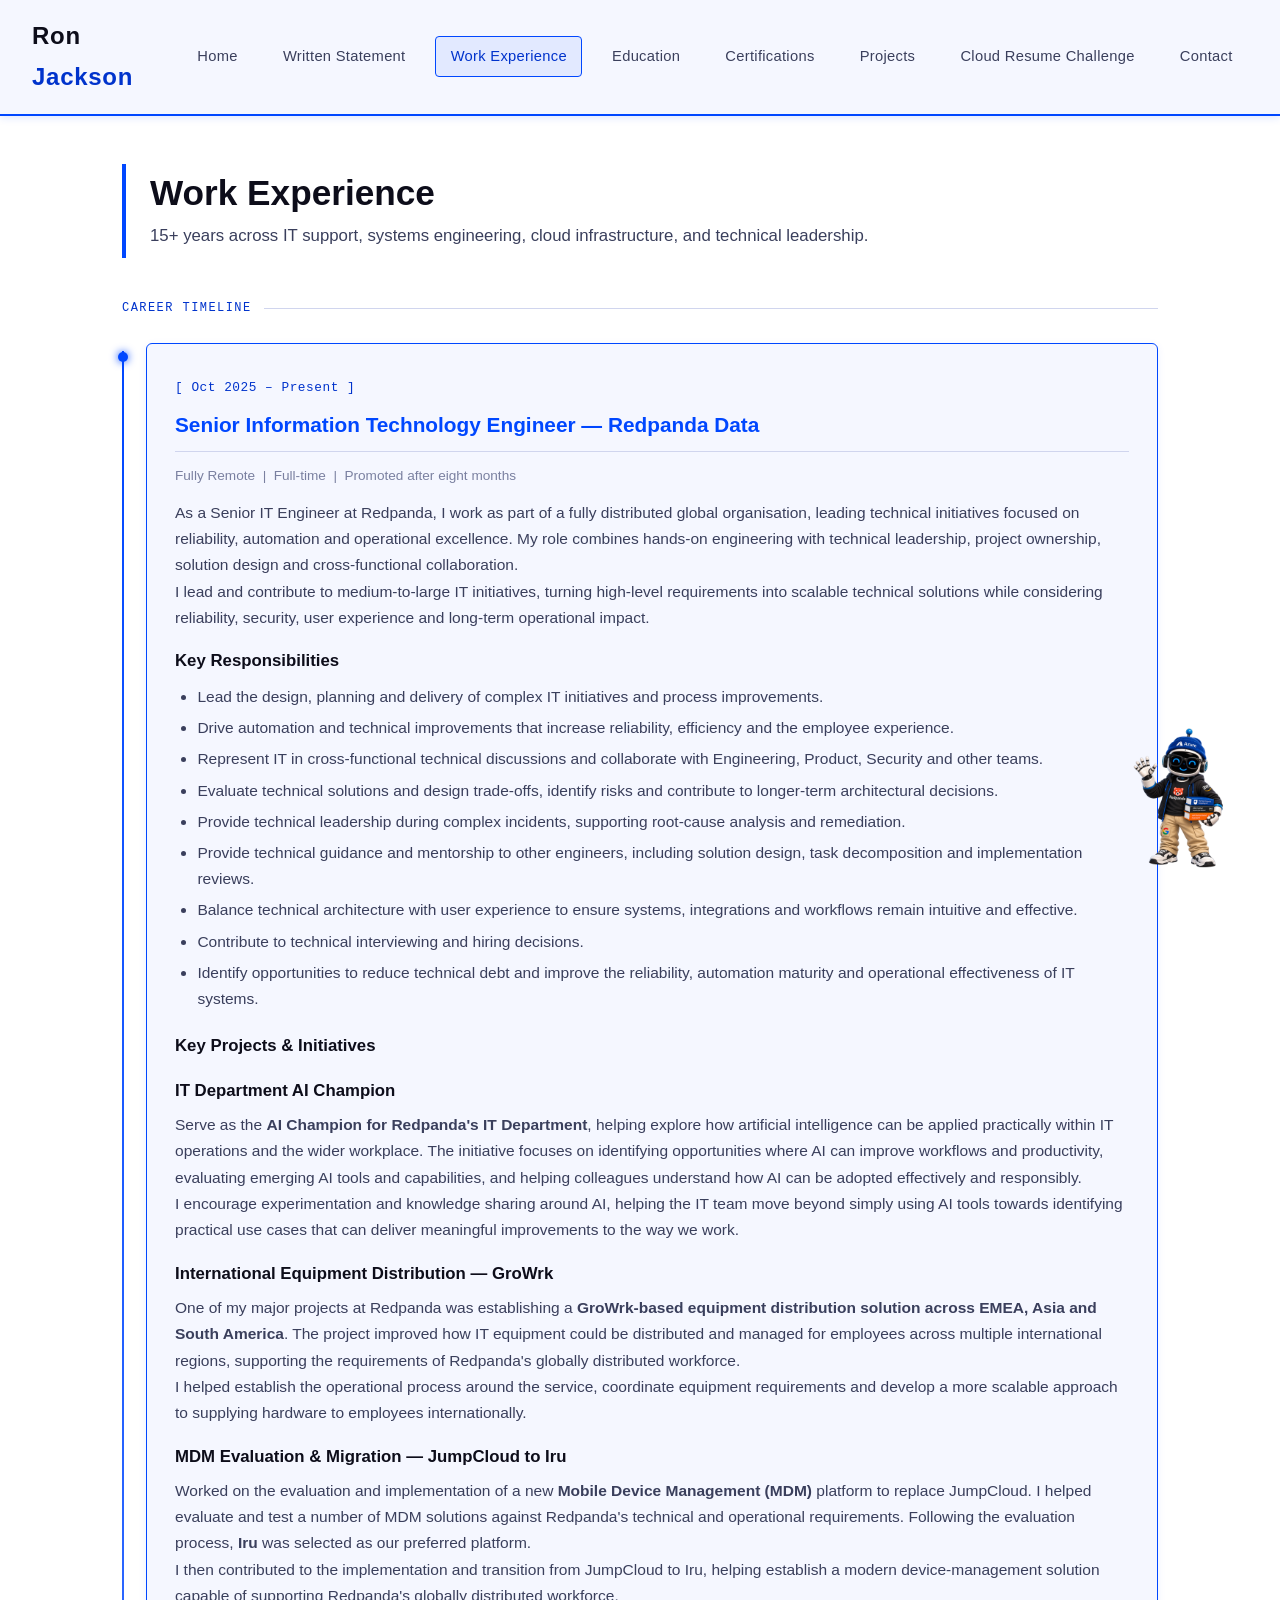
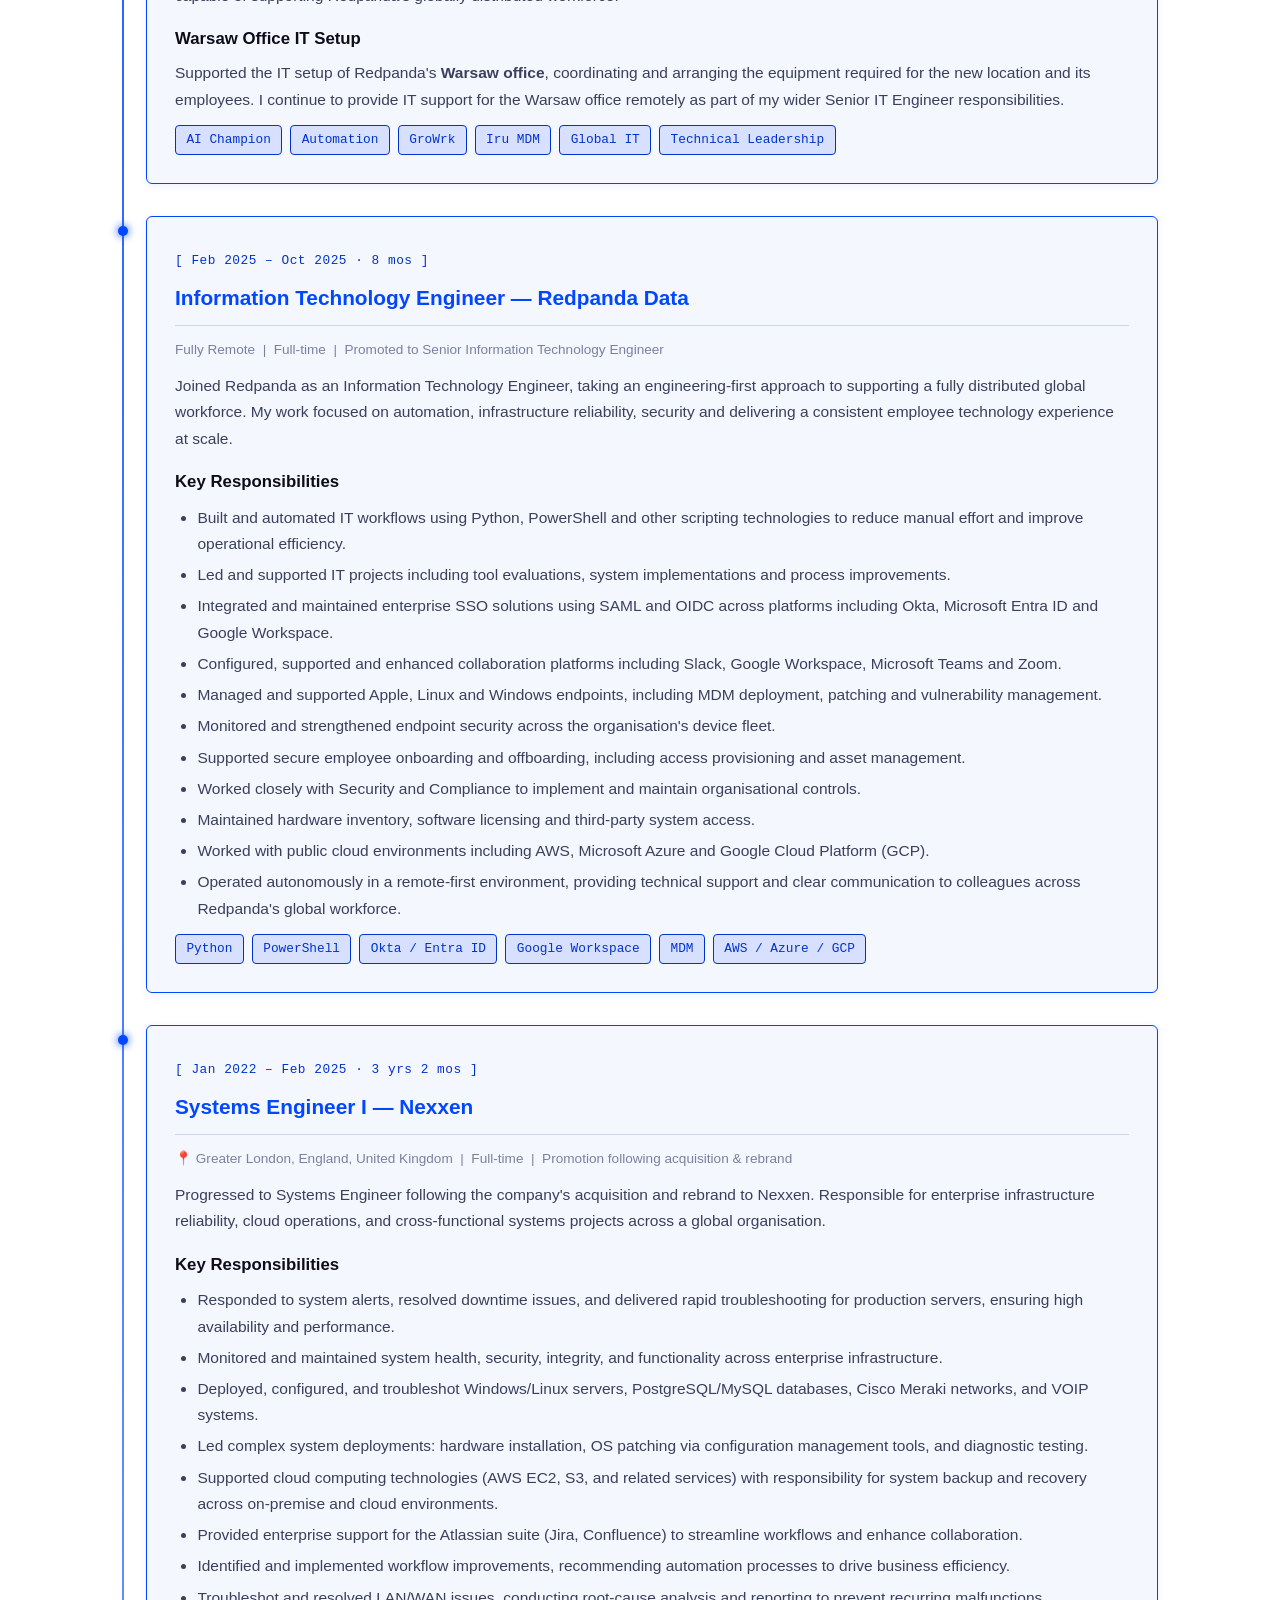
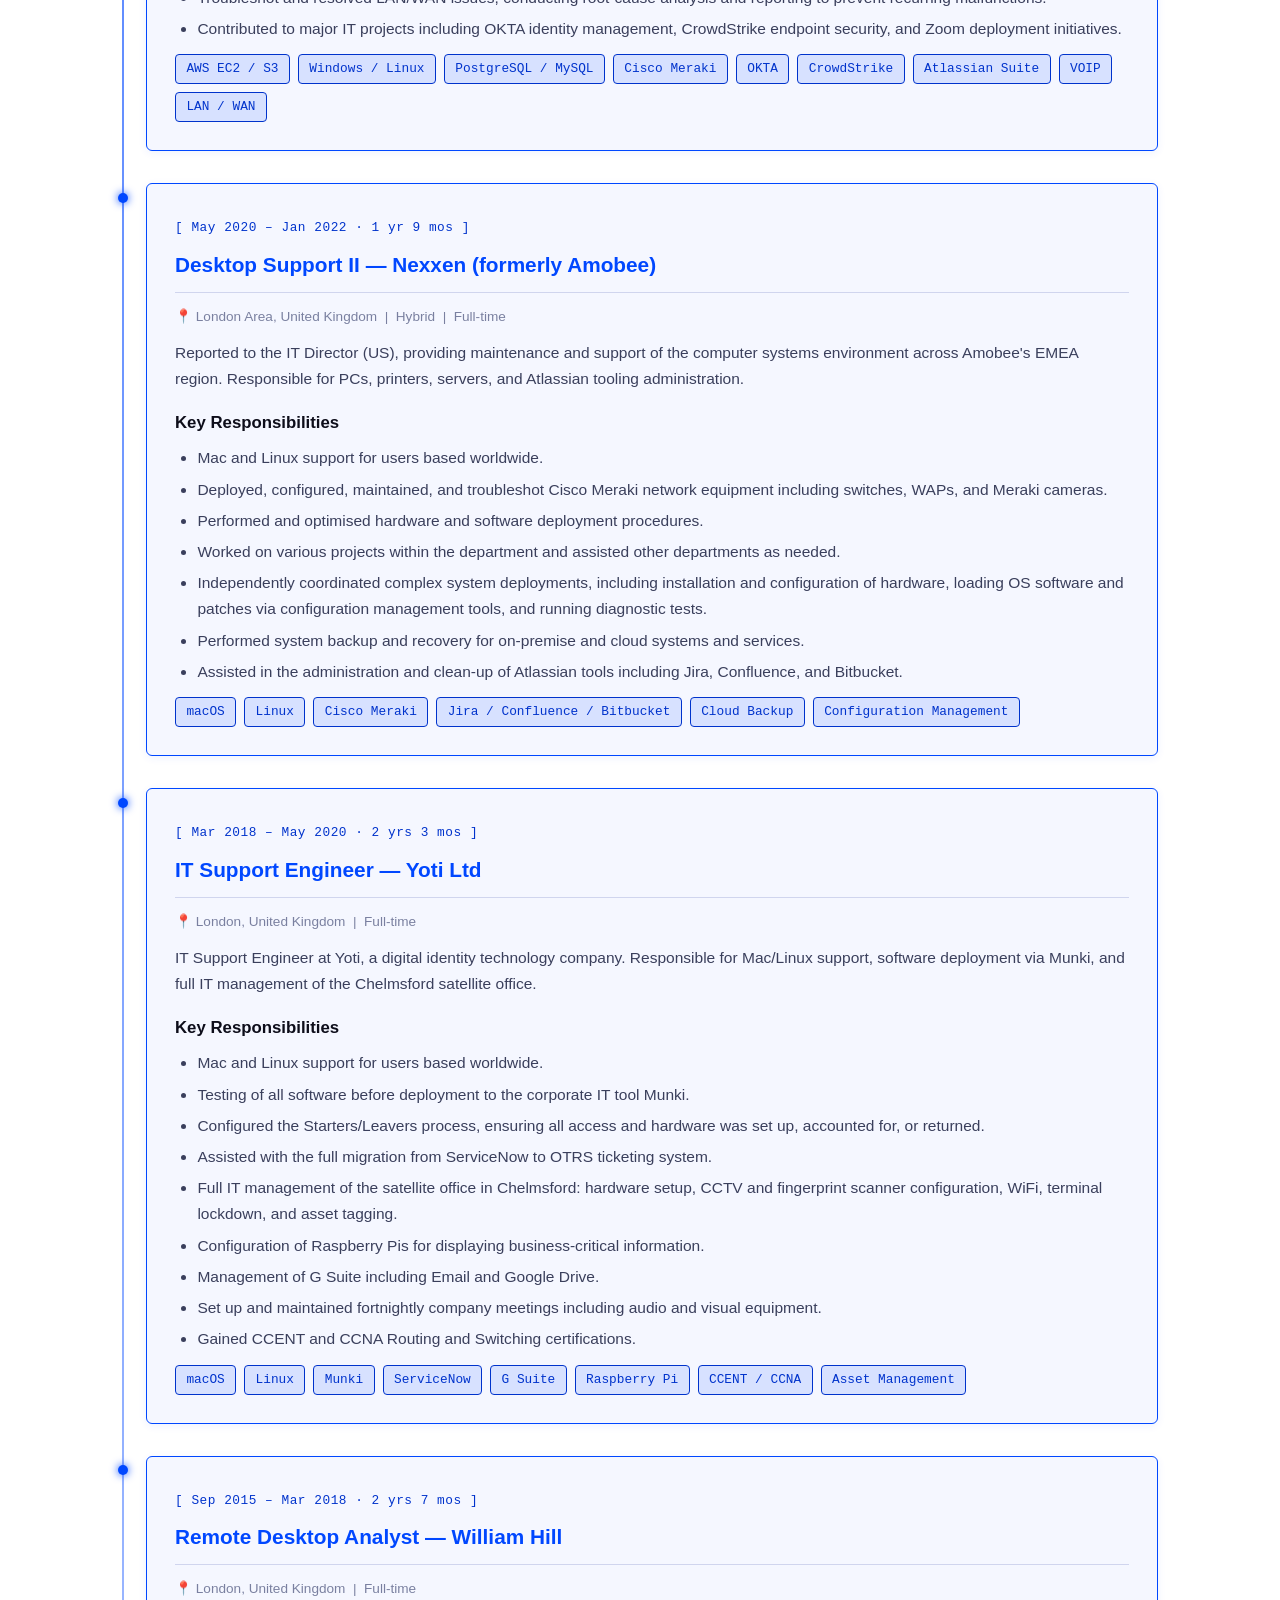
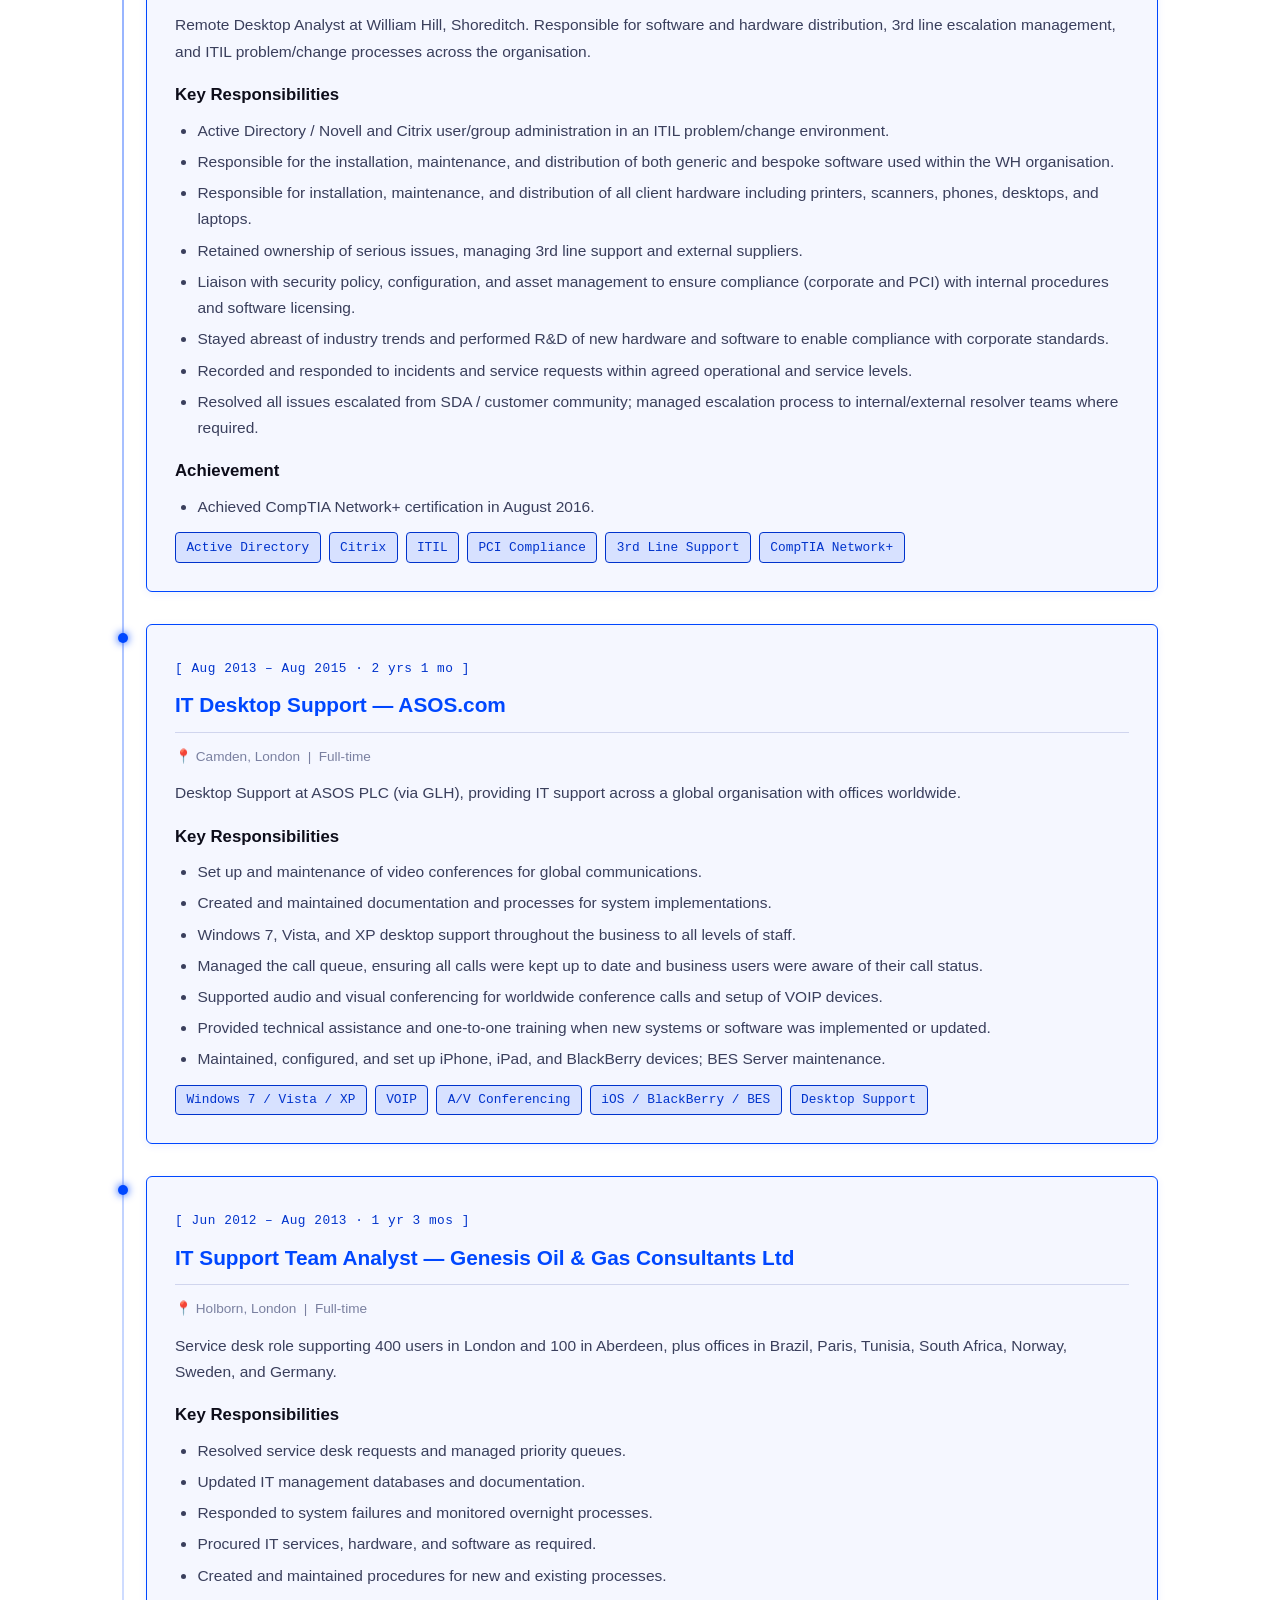
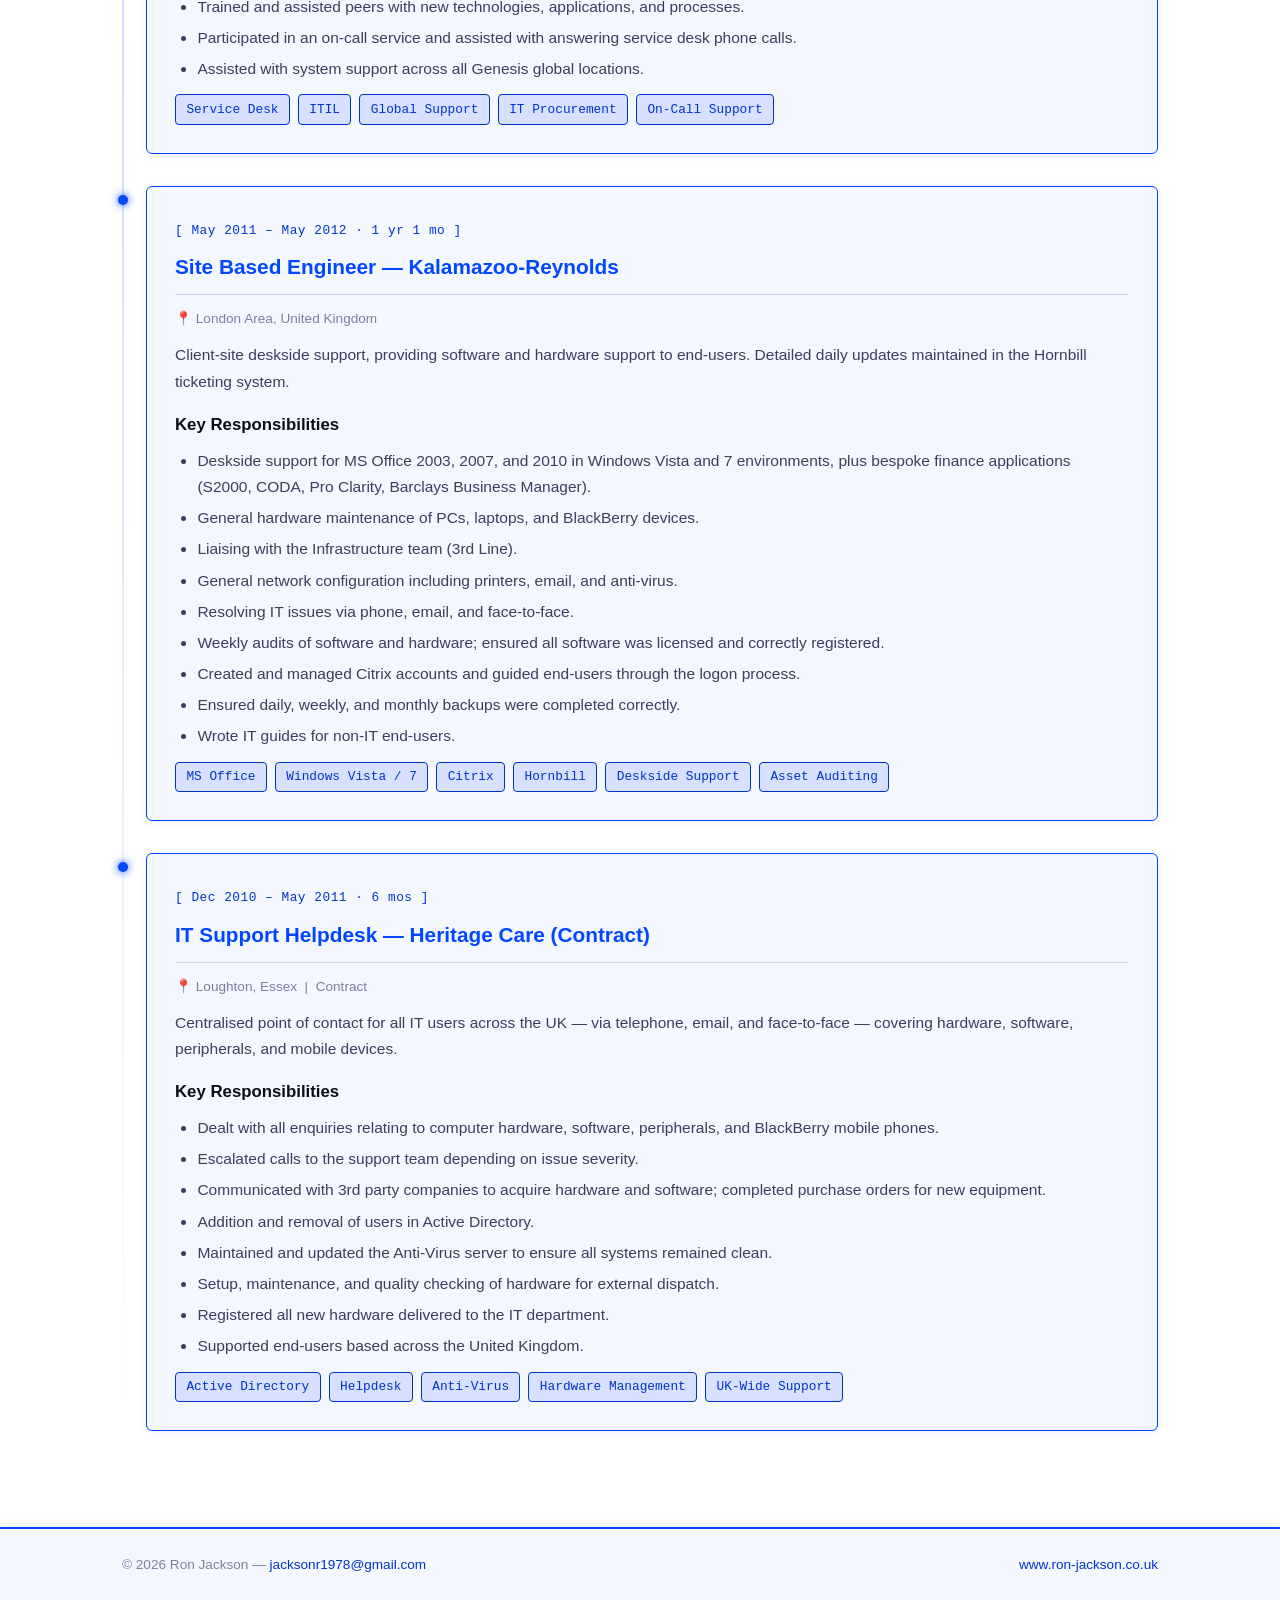
<file: website/work-experience.html>
<!DOCTYPE html>
<html lang="en">
<head>
    <meta charset="UTF-8">
    <meta name="viewport" content="width=device-width, initial-scale=1.0">
    <title>Ron Jackson | Work Experience</title>
    <link rel="stylesheet" href="styles.css">

    <style>
        /* Keep the full desktop navigation on a single line. */
        @media (min-width: 901px) {
            header .wrapper { max-width: 1280px; }
            header nav ul { flex-wrap: nowrap; gap: 0.9rem; }
            header nav a { white-space: nowrap; font-size: 0.92rem; }
        }
    </style>
</head>
<body>

    <!-- HEADER -->
    <header>
        <div class="wrapper">
            <a href="index.html" class="site-title">Ron <span>Jackson</span></a>
            <nav>
                <ul>
                    <li><a href="index.html">Home</a></li>
                    <li><a href="written-statement.html">Written Statement</a></li>
                    <li><a href="work-experience.html" class="active">Work Experience</a></li>
                    <li><a href="education.html">Education</a></li>
                    <li><a href="certifications.html">Certifications</a></li>
                    <li><a href="projects.html">Projects</a></li>
                    <li><a href="cloud-resume-challenge.html">Cloud Resume Challenge</a></li>
                    <li><a href="contact.html">Contact</a></li>
                </ul>
            </nav>
        </div>
    </header>

    <!-- MAIN -->
    <main>
        <div class="wrapper">

            <div class="page-hero">
                <h1>Work Experience</h1>
                <p>15+ years across IT support, systems engineering, cloud infrastructure, and technical leadership.</p>
            </div>

            <p class="section-label">Career Timeline</p>

            <div class="timeline">

                <!-- REDPANDA DATA — Senior IT Engineer -->
                <div class="timeline-item">
                    <div class="card">
                        <span class="meta">[ Oct 2025 – Present ]</span>
                        <h2>Senior Information Technology Engineer &mdash; Redpanda Data</h2>
                        <p style="color:var(--text-muted); font-size:0.85rem; margin-bottom:0.75rem;">Fully Remote &nbsp;|&nbsp; Full-time &nbsp;|&nbsp; Promoted after eight months</p>
                        <p>
                            As a Senior IT Engineer at Redpanda, I work as part of a fully distributed global organisation,
                            leading technical initiatives focused on reliability, automation and operational excellence. My role
                            combines hands-on engineering with technical leadership, project ownership, solution design and
                            cross-functional collaboration.
                        </p>
                        <p>
                            I lead and contribute to medium-to-large IT initiatives, turning high-level requirements into scalable
                            technical solutions while considering reliability, security, user experience and long-term operational impact.
                        </p>
                        <h3 style="margin-top:1rem;">Key Responsibilities</h3>
                        <ul>
                            <li>Lead the design, planning and delivery of complex IT initiatives and process improvements.</li>
                            <li>Drive automation and technical improvements that increase reliability, efficiency and the employee experience.</li>
                            <li>Represent IT in cross-functional technical discussions and collaborate with Engineering, Product, Security and other teams.</li>
                            <li>Evaluate technical solutions and design trade-offs, identify risks and contribute to longer-term architectural decisions.</li>
                            <li>Provide technical leadership during complex incidents, supporting root-cause analysis and remediation.</li>
                            <li>Provide technical guidance and mentorship to other engineers, including solution design, task decomposition and implementation reviews.</li>
                            <li>Balance technical architecture with user experience to ensure systems, integrations and workflows remain intuitive and effective.</li>
                            <li>Contribute to technical interviewing and hiring decisions.</li>
                            <li>Identify opportunities to reduce technical debt and improve the reliability, automation maturity and operational effectiveness of IT systems.</li>
                        </ul>

                        <h3 style="margin-top:1.25rem;">Key Projects &amp; Initiatives</h3>

                        <h3 style="margin-top:1rem;">IT Department AI Champion</h3>
                        <p>
                            Serve as the <strong>AI Champion for Redpanda's IT Department</strong>, helping explore how artificial
                            intelligence can be applied practically within IT operations and the wider workplace. The initiative focuses
                            on identifying opportunities where AI can improve workflows and productivity, evaluating emerging AI tools
                            and capabilities, and helping colleagues understand how AI can be adopted effectively and responsibly.
                        </p>
                        <p>
                            I encourage experimentation and knowledge sharing around AI, helping the IT team move beyond simply using
                            AI tools towards identifying practical use cases that can deliver meaningful improvements to the way we work.
                        </p>

                        <h3 style="margin-top:1rem;">International Equipment Distribution &mdash; GroWrk</h3>
                        <p>
                            One of my major projects at Redpanda was establishing a <strong>GroWrk-based equipment distribution
                            solution across EMEA, Asia and South America</strong>. The project improved how IT equipment could be
                            distributed and managed for employees across multiple international regions, supporting the requirements of
                            Redpanda's globally distributed workforce.
                        </p>
                        <p>
                            I helped establish the operational process around the service, coordinate equipment requirements and develop
                            a more scalable approach to supplying hardware to employees internationally.
                        </p>

                        <h3 style="margin-top:1rem;">MDM Evaluation &amp; Migration &mdash; JumpCloud to Iru</h3>
                        <p>
                            Worked on the evaluation and implementation of a new <strong>Mobile Device Management (MDM)</strong>
                            platform to replace JumpCloud. I helped evaluate and test a number of MDM solutions against Redpanda's
                            technical and operational requirements. Following the evaluation process, <strong>Iru</strong> was selected
                            as our preferred platform.
                        </p>
                        <p>
                            I then contributed to the implementation and transition from JumpCloud to Iru, helping establish a modern
                            device-management solution capable of supporting Redpanda's globally distributed workforce.
                        </p>

                        <h3 style="margin-top:1rem;">Warsaw Office IT Setup</h3>
                        <p>
                            Supported the IT setup of Redpanda's <strong>Warsaw office</strong>, coordinating and arranging the equipment
                            required for the new location and its employees. I continue to provide IT support for the Warsaw office
                            remotely as part of my wider Senior IT Engineer responsibilities.
                        </p>

                        <div class="badge-list">
                            <span class="badge">AI Champion</span>
                            <span class="badge">Automation</span>
                            <span class="badge">GroWrk</span>
                            <span class="badge">Iru MDM</span>
                            <span class="badge">Global IT</span>
                            <span class="badge">Technical Leadership</span>
                        </div>
                    </div>
                </div>

                <!-- REDPANDA DATA — IT Engineer -->
                <div class="timeline-item">
                    <div class="card">
                        <span class="meta">[ Feb 2025 – Oct 2025 · 8 mos ]</span>
                        <h2>Information Technology Engineer &mdash; Redpanda Data</h2>
                        <p style="color:var(--text-muted); font-size:0.85rem; margin-bottom:0.75rem;">Fully Remote &nbsp;|&nbsp; Full-time &nbsp;|&nbsp; Promoted to Senior Information Technology Engineer</p>
                        <p>
                            Joined Redpanda as an Information Technology Engineer, taking an engineering-first approach to supporting a
                            fully distributed global workforce. My work focused on automation, infrastructure reliability, security and
                            delivering a consistent employee technology experience at scale.
                        </p>
                        <h3 style="margin-top:1rem;">Key Responsibilities</h3>
                        <ul>
                            <li>Built and automated IT workflows using Python, PowerShell and other scripting technologies to reduce manual effort and improve operational efficiency.</li>
                            <li>Led and supported IT projects including tool evaluations, system implementations and process improvements.</li>
                            <li>Integrated and maintained enterprise SSO solutions using SAML and OIDC across platforms including Okta, Microsoft Entra ID and Google Workspace.</li>
                            <li>Configured, supported and enhanced collaboration platforms including Slack, Google Workspace, Microsoft Teams and Zoom.</li>
                            <li>Managed and supported Apple, Linux and Windows endpoints, including MDM deployment, patching and vulnerability management.</li>
                            <li>Monitored and strengthened endpoint security across the organisation's device fleet.</li>
                            <li>Supported secure employee onboarding and offboarding, including access provisioning and asset management.</li>
                            <li>Worked closely with Security and Compliance to implement and maintain organisational controls.</li>
                            <li>Maintained hardware inventory, software licensing and third-party system access.</li>
                            <li>Worked with public cloud environments including AWS, Microsoft Azure and Google Cloud Platform (GCP).</li>
                            <li>Operated autonomously in a remote-first environment, providing technical support and clear communication to colleagues across Redpanda's global workforce.</li>
                        </ul>
                        <div class="badge-list">
                            <span class="badge">Python</span>
                            <span class="badge">PowerShell</span>
                            <span class="badge">Okta / Entra ID</span>
                            <span class="badge">Google Workspace</span>
                            <span class="badge">MDM</span>
                            <span class="badge">AWS / Azure / GCP</span>
                        </div>
                    </div>
                </div>

                <!-- NEXXEN — Systems Engineer I -->
                <div class="timeline-item">
                    <div class="card">
                        <span class="meta">[ Jan 2022 – Feb 2025 · 3 yrs 2 mos ]</span>
                        <h2>Systems Engineer I &mdash; Nexxen</h2>
                        <p style="color:var(--text-muted); font-size:0.85rem; margin-bottom:0.75rem;">📍 Greater London, England, United Kingdom &nbsp;|&nbsp; Full-time &nbsp;|&nbsp; Promotion following acquisition &amp; rebrand</p>
                        <p>
                            Progressed to Systems Engineer following the company's acquisition and rebrand to Nexxen.
                            Responsible for enterprise infrastructure reliability, cloud operations, and cross-functional
                            systems projects across a global organisation.
                        </p>
                        <h3 style="margin-top:1rem;">Key Responsibilities</h3>
                        <ul>
                            <li>Responded to system alerts, resolved downtime issues, and delivered rapid troubleshooting for production servers, ensuring high availability and performance.</li>
                            <li>Monitored and maintained system health, security, integrity, and functionality across enterprise infrastructure.</li>
                            <li>Deployed, configured, and troubleshot Windows/Linux servers, PostgreSQL/MySQL databases, Cisco Meraki networks, and VOIP systems.</li>
                            <li>Led complex system deployments: hardware installation, OS patching via configuration management tools, and diagnostic testing.</li>
                            <li>Supported cloud computing technologies (AWS EC2, S3, and related services) with responsibility for system backup and recovery across on-premise and cloud environments.</li>
                            <li>Provided enterprise support for the Atlassian suite (Jira, Confluence) to streamline workflows and enhance collaboration.</li>
                            <li>Identified and implemented workflow improvements, recommending automation processes to drive business efficiency.</li>
                            <li>Troubleshot and resolved LAN/WAN issues, conducting root-cause analysis and reporting to prevent recurring malfunctions.</li>
                            <li>Contributed to major IT projects including OKTA identity management, CrowdStrike endpoint security, and Zoom deployment initiatives.</li>
                        </ul>
                        <div class="badge-list">
                            <span class="badge">AWS EC2 / S3</span>
                            <span class="badge">Windows / Linux</span>
                            <span class="badge">PostgreSQL / MySQL</span>
                            <span class="badge">Cisco Meraki</span>
                            <span class="badge">OKTA</span>
                            <span class="badge">CrowdStrike</span>
                            <span class="badge">Atlassian Suite</span>
                            <span class="badge">VOIP</span>
                            <span class="badge">LAN / WAN</span>
                        </div>
                    </div>
                </div>

                <!-- NEXXEN — Desktop Support II (Amobee) -->
                <div class="timeline-item">
                    <div class="card">
                        <span class="meta">[ May 2020 – Jan 2022 · 1 yr 9 mos ]</span>
                        <h2>Desktop Support II &mdash; Nexxen (formerly Amobee)</h2>
                        <p style="color:var(--text-muted); font-size:0.85rem; margin-bottom:0.75rem;">📍 London Area, United Kingdom &nbsp;|&nbsp; Hybrid &nbsp;|&nbsp; Full-time</p>
                        <p>
                            Reported to the IT Director (US), providing maintenance and support of the computer systems
                            environment across Amobee's EMEA region. Responsible for PCs, printers, servers, and
                            Atlassian tooling administration.
                        </p>
                        <h3 style="margin-top:1rem;">Key Responsibilities</h3>
                        <ul>
                            <li>Mac and Linux support for users based worldwide.</li>
                            <li>Deployed, configured, maintained, and troubleshot Cisco Meraki network equipment including switches, WAPs, and Meraki cameras.</li>
                            <li>Performed and optimised hardware and software deployment procedures.</li>
                            <li>Worked on various projects within the department and assisted other departments as needed.</li>
                            <li>Independently coordinated complex system deployments, including installation and configuration of hardware, loading OS software and patches via configuration management tools, and running diagnostic tests.</li>
                            <li>Performed system backup and recovery for on-premise and cloud systems and services.</li>
                            <li>Assisted in the administration and clean-up of Atlassian tools including Jira, Confluence, and Bitbucket.</li>
                        </ul>
                        <div class="badge-list">
                            <span class="badge">macOS</span>
                            <span class="badge">Linux</span>
                            <span class="badge">Cisco Meraki</span>
                            <span class="badge">Jira / Confluence / Bitbucket</span>
                            <span class="badge">Cloud Backup</span>
                            <span class="badge">Configuration Management</span>
                        </div>
                    </div>
                </div>

                <!-- YOTI -->
                <div class="timeline-item">
                    <div class="card">
                        <span class="meta">[ Mar 2018 – May 2020 · 2 yrs 3 mos ]</span>
                        <h2>IT Support Engineer &mdash; Yoti Ltd</h2>
                        <p style="color:var(--text-muted); font-size:0.85rem; margin-bottom:0.75rem;">📍 London, United Kingdom &nbsp;|&nbsp; Full-time</p>
                        <p>
                            IT Support Engineer at Yoti, a digital identity technology company. Responsible for
                            Mac/Linux support, software deployment via Munki, and full IT management of the
                            Chelmsford satellite office.
                        </p>
                        <h3 style="margin-top:1rem;">Key Responsibilities</h3>
                        <ul>
                            <li>Mac and Linux support for users based worldwide.</li>
                            <li>Testing of all software before deployment to the corporate IT tool Munki.</li>
                            <li>Configured the Starters/Leavers process, ensuring all access and hardware was set up, accounted for, or returned.</li>
                            <li>Assisted with the full migration from ServiceNow to OTRS ticketing system.</li>
                            <li>Full IT management of the satellite office in Chelmsford: hardware setup, CCTV and fingerprint scanner configuration, WiFi, terminal lockdown, and asset tagging.</li>
                            <li>Configuration of Raspberry Pis for displaying business-critical information.</li>
                            <li>Management of G Suite including Email and Google Drive.</li>
                            <li>Set up and maintained fortnightly company meetings including audio and visual equipment.</li>
                            <li>Gained CCENT and CCNA Routing and Switching certifications.</li>
                        </ul>
                        <div class="badge-list">
                            <span class="badge">macOS</span>
                            <span class="badge">Linux</span>
                            <span class="badge">Munki</span>
                            <span class="badge">ServiceNow</span>
                            <span class="badge">G Suite</span>
                            <span class="badge">Raspberry Pi</span>
                            <span class="badge">CCENT / CCNA</span>
                            <span class="badge">Asset Management</span>
                        </div>
                    </div>
                </div>

                <!-- WILLIAM HILL -->
                <div class="timeline-item">
                    <div class="card">
                        <span class="meta">[ Sep 2015 – Mar 2018 · 2 yrs 7 mos ]</span>
                        <h2>Remote Desktop Analyst &mdash; William Hill</h2>
                        <p style="color:var(--text-muted); font-size:0.85rem; margin-bottom:0.75rem;">📍 London, United Kingdom &nbsp;|&nbsp; Full-time</p>
                        <p>
                            Remote Desktop Analyst at William Hill, Shoreditch. Responsible for software and hardware
                            distribution, 3rd line escalation management, and ITIL problem/change processes across the
                            organisation.
                        </p>
                        <h3 style="margin-top:1rem;">Key Responsibilities</h3>
                        <ul>
                            <li>Active Directory / Novell and Citrix user/group administration in an ITIL problem/change environment.</li>
                            <li>Responsible for the installation, maintenance, and distribution of both generic and bespoke software used within the WH organisation.</li>
                            <li>Responsible for installation, maintenance, and distribution of all client hardware including printers, scanners, phones, desktops, and laptops.</li>
                            <li>Retained ownership of serious issues, managing 3rd line support and external suppliers.</li>
                            <li>Liaison with security policy, configuration, and asset management to ensure compliance (corporate and PCI) with internal procedures and software licensing.</li>
                            <li>Stayed abreast of industry trends and performed R&amp;D of new hardware and software to enable compliance with corporate standards.</li>
                            <li>Recorded and responded to incidents and service requests within agreed operational and service levels.</li>
                            <li>Resolved all issues escalated from SDA / customer community; managed escalation process to internal/external resolver teams where required.</li>
                        </ul>
                        <h3 style="margin-top:1rem;">Achievement</h3>
                        <ul>
                            <li>Achieved CompTIA Network+ certification in August 2016.</li>
                        </ul>
                        <div class="badge-list">
                            <span class="badge">Active Directory</span>
                            <span class="badge">Citrix</span>
                            <span class="badge">ITIL</span>
                            <span class="badge">PCI Compliance</span>
                            <span class="badge">3rd Line Support</span>
                            <span class="badge">CompTIA Network+</span>
                        </div>
                    </div>
                </div>

                <!-- ASOS -->
                <div class="timeline-item">
                    <div class="card">
                        <span class="meta">[ Aug 2013 – Aug 2015 · 2 yrs 1 mo ]</span>
                        <h2>IT Desktop Support &mdash; ASOS.com</h2>
                        <p style="color:var(--text-muted); font-size:0.85rem; margin-bottom:0.75rem;">📍 Camden, London &nbsp;|&nbsp; Full-time</p>
                        <p>
                            Desktop Support at ASOS PLC (via GLH), providing IT support across a global organisation
                            with offices worldwide.
                        </p>
                        <h3 style="margin-top:1rem;">Key Responsibilities</h3>
                        <ul>
                            <li>Set up and maintenance of video conferences for global communications.</li>
                            <li>Created and maintained documentation and processes for system implementations.</li>
                            <li>Windows 7, Vista, and XP desktop support throughout the business to all levels of staff.</li>
                            <li>Managed the call queue, ensuring all calls were kept up to date and business users were aware of their call status.</li>
                            <li>Supported audio and visual conferencing for worldwide conference calls and setup of VOIP devices.</li>
                            <li>Provided technical assistance and one-to-one training when new systems or software was implemented or updated.</li>
                            <li>Maintained, configured, and set up iPhone, iPad, and BlackBerry devices; BES Server maintenance.</li>
                        </ul>
                        <div class="badge-list">
                            <span class="badge">Windows 7 / Vista / XP</span>
                            <span class="badge">VOIP</span>
                            <span class="badge">A/V Conferencing</span>
                            <span class="badge">iOS / BlackBerry / BES</span>
                            <span class="badge">Desktop Support</span>
                        </div>
                    </div>
                </div>

                <!-- GENESIS -->
                <div class="timeline-item">
                    <div class="card">
                        <span class="meta">[ Jun 2012 – Aug 2013 · 1 yr 3 mos ]</span>
                        <h2>IT Support Team Analyst &mdash; Genesis Oil &amp; Gas Consultants Ltd</h2>
                        <p style="color:var(--text-muted); font-size:0.85rem; margin-bottom:0.75rem;">📍 Holborn, London &nbsp;|&nbsp; Full-time</p>
                        <p>
                            Service desk role supporting 400 users in London and 100 in Aberdeen, plus offices in
                            Brazil, Paris, Tunisia, South Africa, Norway, Sweden, and Germany.
                        </p>
                        <h3 style="margin-top:1rem;">Key Responsibilities</h3>
                        <ul>
                            <li>Resolved service desk requests and managed priority queues.</li>
                            <li>Updated IT management databases and documentation.</li>
                            <li>Responded to system failures and monitored overnight processes.</li>
                            <li>Procured IT services, hardware, and software as required.</li>
                            <li>Created and maintained procedures for new and existing processes.</li>
                            <li>Trained and assisted peers with new technologies, applications, and processes.</li>
                            <li>Participated in an on-call service and assisted with answering service desk phone calls.</li>
                            <li>Assisted with system support across all Genesis global locations.</li>
                        </ul>
                        <div class="badge-list">
                            <span class="badge">Service Desk</span>
                            <span class="badge">ITIL</span>
                            <span class="badge">Global Support</span>
                            <span class="badge">IT Procurement</span>
                            <span class="badge">On-Call Support</span>
                        </div>
                    </div>
                </div>

                <!-- KALAMAZOO-REYNOLDS -->
                <div class="timeline-item">
                    <div class="card">
                        <span class="meta">[ May 2011 – May 2012 · 1 yr 1 mo ]</span>
                        <h2>Site Based Engineer &mdash; Kalamazoo-Reynolds</h2>
                        <p style="color:var(--text-muted); font-size:0.85rem; margin-bottom:0.75rem;">📍 London Area, United Kingdom</p>
                        <p>
                            Client-site deskside support, providing software and hardware support to end-users.
                            Detailed daily updates maintained in the Hornbill ticketing system.
                        </p>
                        <h3 style="margin-top:1rem;">Key Responsibilities</h3>
                        <ul>
                            <li>Deskside support for MS Office 2003, 2007, and 2010 in Windows Vista and 7 environments, plus bespoke finance applications (S2000, CODA, Pro Clarity, Barclays Business Manager).</li>
                            <li>General hardware maintenance of PCs, laptops, and BlackBerry devices.</li>
                            <li>Liaising with the Infrastructure team (3rd Line).</li>
                            <li>General network configuration including printers, email, and anti-virus.</li>
                            <li>Resolving IT issues via phone, email, and face-to-face.</li>
                            <li>Weekly audits of software and hardware; ensured all software was licensed and correctly registered.</li>
                            <li>Created and managed Citrix accounts and guided end-users through the logon process.</li>
                            <li>Ensured daily, weekly, and monthly backups were completed correctly.</li>
                            <li>Wrote IT guides for non-IT end-users.</li>
                        </ul>
                        <div class="badge-list">
                            <span class="badge">MS Office</span>
                            <span class="badge">Windows Vista / 7</span>
                            <span class="badge">Citrix</span>
                            <span class="badge">Hornbill</span>
                            <span class="badge">Deskside Support</span>
                            <span class="badge">Asset Auditing</span>
                        </div>
                    </div>
                </div>

                <!-- HERITAGE CARE -->
                <div class="timeline-item">
                    <div class="card">
                        <span class="meta">[ Dec 2010 – May 2011 · 6 mos ]</span>
                        <h2>IT Support Helpdesk &mdash; Heritage Care (Contract)</h2>
                        <p style="color:var(--text-muted); font-size:0.85rem; margin-bottom:0.75rem;">📍 Loughton, Essex &nbsp;|&nbsp; Contract</p>
                        <p>
                            Centralised point of contact for all IT users across the UK — via telephone, email, and
                            face-to-face — covering hardware, software, peripherals, and mobile devices.
                        </p>
                        <h3 style="margin-top:1rem;">Key Responsibilities</h3>
                        <ul>
                            <li>Dealt with all enquiries relating to computer hardware, software, peripherals, and BlackBerry mobile phones.</li>
                            <li>Escalated calls to the support team depending on issue severity.</li>
                            <li>Communicated with 3rd party companies to acquire hardware and software; completed purchase orders for new equipment.</li>
                            <li>Addition and removal of users in Active Directory.</li>
                            <li>Maintained and updated the Anti-Virus server to ensure all systems remained clean.</li>
                            <li>Setup, maintenance, and quality checking of hardware for external dispatch.</li>
                            <li>Registered all new hardware delivered to the IT department.</li>
                            <li>Supported end-users based across the United Kingdom.</li>
                        </ul>
                        <div class="badge-list">
                            <span class="badge">Active Directory</span>
                            <span class="badge">Helpdesk</span>
                            <span class="badge">Anti-Virus</span>
                            <span class="badge">Hardware Management</span>
                            <span class="badge">UK-Wide Support</span>
                        </div>
                    </div>
                </div>

            </div><!-- end .timeline -->

        </div>
    </main>

    <!-- FOOTER -->
    <footer>
        <div class="wrapper">
            <p>&copy; 2026 Ron Jackson &mdash; <a href="mailto:jacksonr1978@gmail.com">jacksonr1978@gmail.com</a></p>
            <p><a href="https://www.ron-jackson.co.uk">www.ron-jackson.co.uk</a></p>
        </div>
    </footer>

<script src="assets/ronbot/ronbot.js" defer></script></body>
</html>
</file>
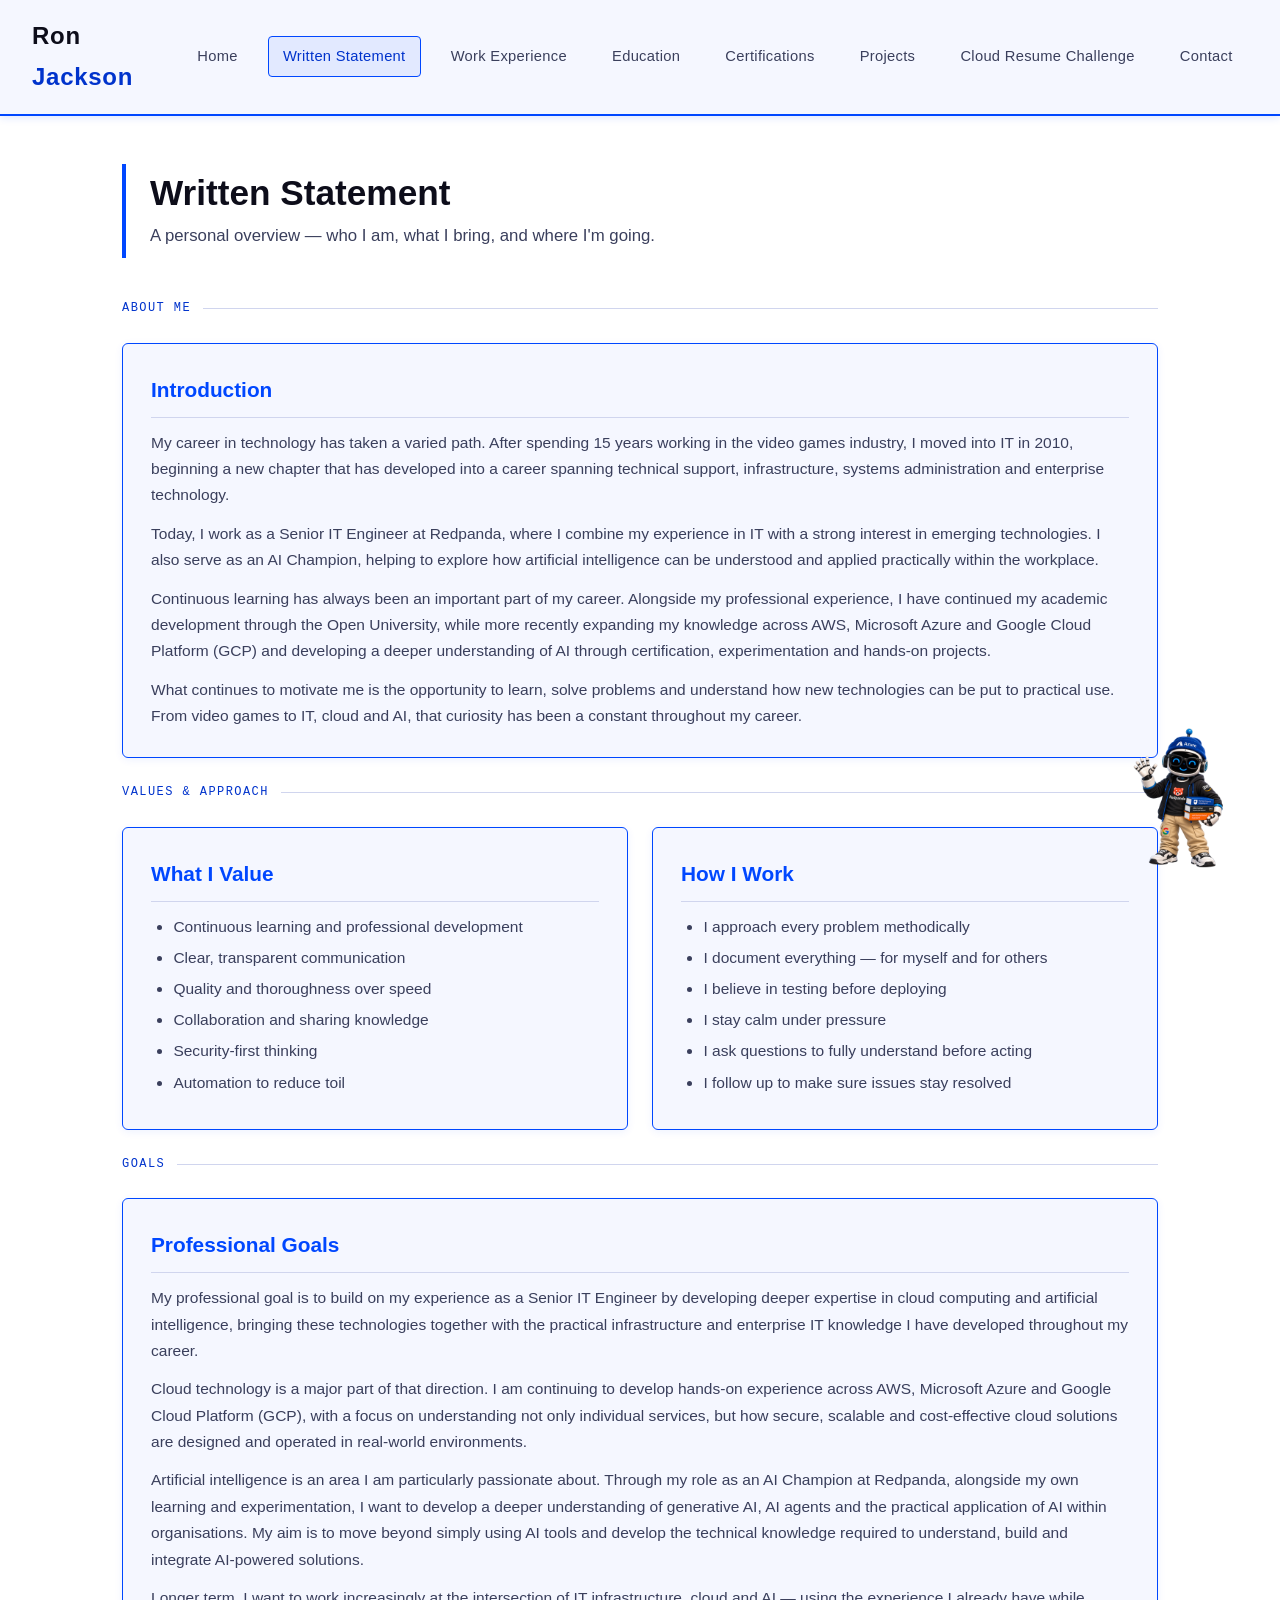
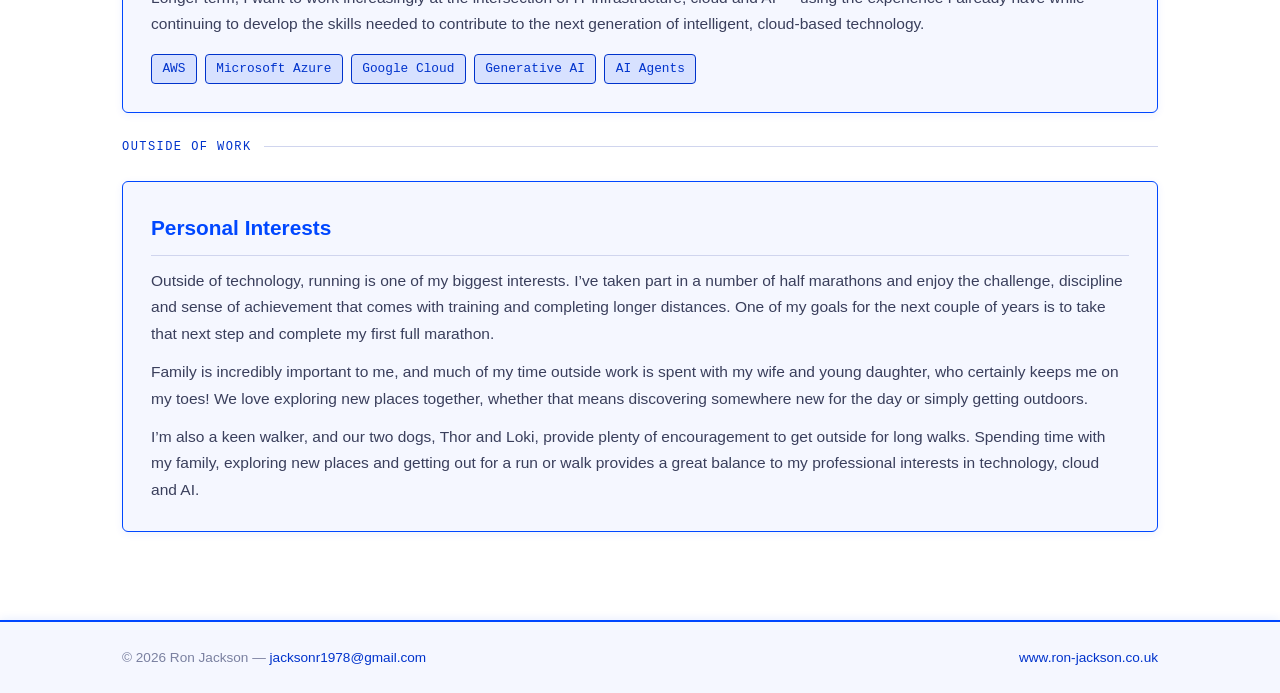
<file: website/written-statement.html>
<!DOCTYPE html>

<html lang="en">
<head>
<meta charset="utf-8"/>
<meta content="width=device-width, initial-scale=1.0" name="viewport"/>
<title>Ron Jackson | Written Statement</title>
<link href="styles.css" rel="stylesheet"/>
<style>
        /* Keep the full desktop navigation on a single line. */
        @media (min-width: 901px) {
            header .wrapper { max-width: 1280px; }
            header nav ul { flex-wrap: nowrap; gap: 0.9rem; }
            header nav a { white-space: nowrap; font-size: 0.92rem; }
        }
    </style>
</head>
<body>
<!-- HEADER -->
<header>
<div class="wrapper">
<a class="site-title" href="index.html">Ron <span>Jackson</span></a>
<nav>
<ul>
<li><a href="index.html">Home</a></li>
<li><a class="active" href="written-statement.html">Written Statement</a></li>
<li><a href="work-experience.html">Work Experience</a></li>
<li><a href="education.html">Education</a></li>
<li><a href="certifications.html">Certifications</a></li>
<li><a href="projects.html">Projects</a></li>
<li><a href="cloud-resume-challenge.html">Cloud Resume Challenge</a></li>
<li><a href="contact.html">Contact</a></li>
</ul>
</nav>
</div>
</header>
<!-- MAIN -->
<main>
<div class="wrapper">
<div class="page-hero">
<h1>Written Statement</h1>
<p>A personal overview — who I am, what I bring, and where I'm going.</p>
</div>
<!-- About Me -->
<p class="section-label">About Me</p>
<div class="card">
<h2>Introduction</h2>


<p>My career in technology has taken a varied path. After spending 15 years working in the video games industry, I moved into IT in 2010, beginning a new chapter that has developed into a career spanning technical support, infrastructure, systems administration and enterprise technology.</p><p style="margin-top:0.75rem;">Today, I work as a Senior IT Engineer at Redpanda, where I combine my experience in IT with a strong interest in emerging technologies. I also serve as an AI Champion, helping to explore how artificial intelligence can be understood and applied practically within the workplace.</p><p style="margin-top:0.75rem;">Continuous learning has always been an important part of my career. Alongside my professional experience, I have continued my academic development through the Open University, while more recently expanding my knowledge across AWS, Microsoft Azure and Google Cloud Platform (GCP) and developing a deeper understanding of AI through certification, experimentation and hands-on projects.</p><p style="margin-top:0.75rem;">What continues to motivate me is the opportunity to learn, solve problems and understand how new technologies can be put to practical use. From video games to IT, cloud and AI, that curiosity has been a constant throughout my career.</p></div>
<!-- Values & Approach -->
<p class="section-label">Values &amp; Approach</p>
<div class="two-col">
<div class="card">
<h2>What I Value</h2>
<ul>
<li>Continuous learning and professional development</li>
<li>Clear, transparent communication</li>
<li>Quality and thoroughness over speed</li>
<li>Collaboration and sharing knowledge</li>
<li>Security-first thinking</li>
<li>Automation to reduce toil</li>
</ul>
</div>
<div class="card">
<h2>How I Work</h2>
<ul>
<li>I approach every problem methodically</li>
<li>I document everything — for myself and for others</li>
<li>I believe in testing before deploying</li>
<li>I stay calm under pressure</li>
<li>I ask questions to fully understand before acting</li>
<li>I follow up to make sure issues stay resolved</li>
</ul>
</div>
</div>
<!-- Professional Goals -->
<p class="section-label">Goals</p>
<div class="card">
<h2>Professional Goals</h2>



<p>My professional goal is to build on my experience as a Senior IT Engineer by developing deeper expertise in cloud computing and artificial intelligence, bringing these technologies together with the practical infrastructure and enterprise IT knowledge I have developed throughout my career.</p><p style="margin-top:0.75rem;">Cloud technology is a major part of that direction. I am continuing to develop hands-on experience across AWS, Microsoft Azure and Google Cloud Platform (GCP), with a focus on understanding not only individual services, but how secure, scalable and cost-effective cloud solutions are designed and operated in real-world environments.</p><p style="margin-top:0.75rem;">Artificial intelligence is an area I am particularly passionate about. Through my role as an AI Champion at Redpanda, alongside my own learning and experimentation, I want to develop a deeper understanding of generative AI, AI agents and the practical application of AI within organisations. My aim is to move beyond simply using AI tools and develop the technical knowledge required to understand, build and integrate AI-powered solutions.</p><p style="margin-top:0.75rem;">Longer term, I want to work increasingly at the intersection of IT infrastructure, cloud and AI — using the experience I already have while continuing to develop the skills needed to contribute to the next generation of intelligent, cloud-based technology.</p><div class="badge-list" style="margin-top:1rem;"><span class="badge">AWS</span><span class="badge">Microsoft Azure</span><span class="badge">Google Cloud</span><span class="badge">Generative AI</span><span class="badge">AI Agents</span></div></div>
<!-- Personal -->
<p class="section-label">Outside of Work</p>
<div class="card">
<h2>Personal Interests</h2>

<p>Outside of technology, running is one of my biggest interests. I’ve taken part in a number of half marathons and enjoy the challenge, discipline and sense of achievement that comes with training and completing longer distances. One of my goals for the next couple of years is to take that next step and complete my first full marathon.</p><p style="margin-top:0.75rem;">Family is incredibly important to me, and much of my time outside work is spent with my wife and young daughter, who certainly keeps me on my toes! We love exploring new places together, whether that means discovering somewhere new for the day or simply getting outdoors.</p><p style="margin-top:0.75rem;">I’m also a keen walker, and our two dogs, Thor and Loki, provide plenty of encouragement to get outside for long walks. Spending time with my family, exploring new places and getting out for a run or walk provides a great balance to my professional interests in technology, cloud and AI.</p></div>
</div>
</main>
<!-- FOOTER -->
<footer>
<div class="wrapper">
<p>© 2026 Ron Jackson — <a href="mailto:jacksonr1978@gmail.com">jacksonr1978@gmail.com</a></p>
<p><a href="https://www.ron-jackson.co.uk">www.ron-jackson.co.uk</a></p>
</div>
</footer>
<script src="assets/ronbot/ronbot.js" defer></script></body>
</html>
</file>
<file: website/styles.css>
/* ============================================
   Ron Jackson - Personal Website Stylesheet
   ============================================ */
*, *::before, *::after { box-sizing: border-box; margin: 0; padding: 0; }
:root { --electric-blue:#0047FF; --electric-blue-light:#3B6EFF; --electric-blue-glow:#0033CC; --electric-blue-dark:#0033CC; --bg-dark:#ffffff; --bg-card:#f5f7ff; --bg-surface:#eef1ff; --text-primary:#0d0d1a; --text-secondary:#3a3f5c; --text-muted:#7a80a0; --border:#0047FF; --border-subtle:#d0d5ee; --success:#008c5e; --font-main:'Segoe UI',Arial,sans-serif; --font-mono:'Courier New',Courier,monospace; }
html { scroll-behavior:smooth; }
body { background-color:var(--bg-dark); color:var(--text-primary); font-family:var(--font-main); font-size:16px; line-height:1.7; min-height:100vh; display:flex; flex-direction:column; }
.wrapper { max-width:1100px; margin:0 auto; padding:0 2rem; width:100%; }
header { border-bottom:2px solid var(--electric-blue); background:var(--bg-card); box-shadow:0 2px 8px rgba(0,71,255,.12); position:sticky; top:0; z-index:100; }
header .wrapper { display:flex; align-items:center; justify-content:space-between; padding-top:1rem; padding-bottom:1rem; }
.site-title { font-size:1.5rem; font-weight:700; color:var(--text-primary); text-decoration:none; letter-spacing:.03em; }
.site-title span { color:var(--electric-blue-glow); }
nav ul { list-style:none; display:flex; gap:.25rem; flex-wrap:wrap; }
nav a { display:block; padding:.45rem .9rem; color:var(--text-secondary); text-decoration:none; font-size:.9rem; letter-spacing:.02em; border:1px solid transparent; border-radius:4px; transition:color .2s,border-color .2s,background .2s; }
nav a:hover, nav a.active { color:var(--electric-blue-glow); border-color:var(--electric-blue); background:rgba(0,71,255,.08); }
main { flex:1; padding:3rem 0 4rem; }
.page-hero { border-left:4px solid var(--electric-blue); padding:.5rem 0 .5rem 1.5rem; margin-bottom:2.5rem; }
.page-hero h1 { font-size:2.2rem; font-weight:700; color:var(--text-primary); line-height:1.2; }
.page-hero p { color:var(--text-secondary); margin-top:.5rem; font-size:1.05rem; }
.card { background:var(--bg-card); border:1px solid var(--electric-blue); border-radius:6px; padding:1.75rem; margin-bottom:1.5rem; box-shadow:0 2px 8px rgba(0,71,255,.07); transition:box-shadow .2s; }
.card:hover { box-shadow:0 4px 16px rgba(0,71,255,.14); }
.card h2 { font-size:1.3rem; color:var(--electric-blue); margin-bottom:.75rem; border-bottom:1px solid var(--border-subtle); padding-bottom:.6rem; }
.card h3 { font-size:1.05rem; color:var(--text-primary); margin-bottom:.4rem; }
.card p,.card li { color:var(--text-secondary); font-size:.97rem; }
.card ul { padding-left:1.4rem; margin-top:.5rem; }
.card li { margin-bottom:.3rem; }
.meta { display:inline-block; font-size:.8rem; color:var(--electric-blue-glow); font-family:var(--font-mono); margin-bottom:.5rem; letter-spacing:.04em; }
.timeline { position:relative; padding-left:1.5rem; }
.timeline::before { content:''; position:absolute; left:0; top:.5rem; bottom:.5rem; width:2px; background:linear-gradient(to bottom,var(--electric-blue),transparent); }
.timeline-item { position:relative; margin-bottom:2rem; }
.timeline-item::before { content:''; position:absolute; left:-1.5rem; top:.6rem; width:10px; height:10px; border-radius:50%; background:var(--electric-blue); box-shadow:0 0 8px var(--electric-blue); transform:translateX(-4px); }
.badge-list { display:flex; flex-wrap:wrap; gap:.5rem; margin-top:.75rem; }
.badge { background:rgba(0,71,255,.12); color:var(--electric-blue-glow); border:1px solid var(--electric-blue-dark); border-radius:4px; padding:.2rem .65rem; font-size:.8rem; font-family:var(--font-mono); }
.home-hero { display:flex; align-items:center; justify-content:space-between; gap:2rem; padding:2.5rem 2rem; background:var(--bg-card); border:1px solid var(--electric-blue); border-radius:6px; margin-bottom:2.5rem; box-shadow:0 0 30px rgba(0,71,255,.15); }
.home-hero-text h1 { font-size:2.6rem; font-weight:800; line-height:1.15; margin-bottom:.75rem; }
.home-hero-text h1 span { color:var(--electric-blue-glow); }
.home-hero-text p { color:var(--text-secondary); font-size:1.1rem; max-width:520px; }
.home-hero-avatar { width:130px; height:130px; border-radius:50%; border:3px solid var(--electric-blue); box-shadow:0 0 20px rgba(0,71,255,.4); object-fit:cover; flex-shrink:0; background:var(--bg-surface); display:flex; align-items:center; justify-content:center; font-size:3rem; }
.home-links { display:flex; gap:1rem; margin-top:1.2rem; flex-wrap:wrap; }
.btn { display:inline-block; padding:.6rem 1.4rem; border-radius:4px; font-size:.9rem; font-weight:600; text-decoration:none; transition:all .2s; cursor:pointer; border:none; letter-spacing:.02em; }
.btn-primary { background:var(--electric-blue); color:#fff; border:1px solid var(--electric-blue); }
.btn-primary:hover { background:var(--electric-blue-light); box-shadow:0 0 16px rgba(0,71,255,.5); }
.btn-outline { background:transparent; color:var(--electric-blue-glow); border:1px solid var(--electric-blue); }
.btn-outline:hover { background:rgba(0,71,255,.1); box-shadow:0 0 12px rgba(0,71,255,.3); }
.stats-grid { display:grid; grid-template-columns:repeat(auto-fit,minmax(200px,1fr)); gap:1rem; margin-bottom:2rem; }
.explore-grid { grid-template-columns:repeat(3,minmax(0,1fr)); }
.explore-grid > a { display:flex; }
.explore-grid .card { box-sizing:border-box; margin-bottom:0; width:100%; height:100%; }
.stat-box { background:var(--bg-card); border:1px solid var(--electric-blue); border-radius:6px; padding:1.2rem 1.5rem; text-align:center; box-shadow:0 0 10px rgba(0,71,255,.1); }
.stat-box .stat-number { font-size:2rem; font-weight:800; color:var(--electric-blue-glow); font-family:var(--font-mono); display:block; }
.stat-box .stat-label { font-size:.85rem; color:var(--text-muted); margin-top:.25rem; }
.counter-box { display:inline-flex; align-items:center; gap:.75rem; background:var(--bg-card); border:1px solid var(--electric-blue); border-radius:6px; padding:.6rem 1.2rem; margin-bottom:2rem; font-family:var(--font-mono); font-size:.9rem; box-shadow:0 0 12px rgba(0,71,255,.2); }
.counter-box .counter-label { color:var(--text-muted); font-size:.8rem; text-transform:uppercase; letter-spacing:.08em; }
.counter-box .counter-digits { color:var(--electric-blue-glow); font-size:1.2rem; font-weight:700; letter-spacing:.1em; }
.counter-dot { width:8px; height:8px; background:var(--success); border-radius:50%; box-shadow:0 0 6px var(--success); animation:pulse 2s infinite; }
@keyframes pulse { 0%,100%{opacity:1} 50%{opacity:.3} }
.form-group { margin-bottom:1.25rem; }
.form-group label { display:block; font-size:.88rem; color:var(--text-secondary); margin-bottom:.4rem; letter-spacing:.02em; }
.form-group input,.form-group textarea,.form-group select { width:100%; background:var(--bg-surface); border:1px solid var(--border-subtle); border-radius:4px; padding:.7rem .9rem; color:var(--text-primary); font-family:var(--font-main); font-size:.95rem; transition:border-color .2s,box-shadow .2s; outline:none; }
.form-group input:focus,.form-group textarea:focus,.form-group select:focus { border-color:var(--electric-blue); box-shadow:0 0 0 3px rgba(0,71,255,.15); }
.form-group textarea { resize:vertical; min-height:130px; }
.form-success { display:none; background:rgba(0,229,160,.1); border:1px solid var(--success); border-radius:4px; padding:1rem 1.25rem; color:var(--success); font-size:.95rem; margin-top:1rem; }
.section-label { font-size:.75rem; font-family:var(--font-mono); text-transform:uppercase; letter-spacing:.12em; color:var(--electric-blue-glow); margin-bottom:1.5rem; display:flex; align-items:center; gap:.75rem; }
.section-label::after { content:''; flex:1; height:1px; background:var(--border-subtle); }
.two-col { display:grid; grid-template-columns:1fr 1fr; gap:1.5rem; }
.challenge-banner { background:linear-gradient(135deg,rgba(0,71,255,.07),rgba(0,71,255,.13)); border:1px solid var(--electric-blue); border-radius:6px; padding:2rem; margin-bottom:2rem; text-align:center; }
.challenge-banner h2 { font-size:1.6rem; margin-bottom:.5rem; }
.challenge-banner p { color:var(--text-secondary); max-width:600px; margin:0 auto; }
.steps-grid { display:grid; grid-template-columns:repeat(auto-fit,minmax(240px,1fr)); gap:1rem; margin-bottom:2rem; }
.step-card { background:var(--bg-card); border:1px solid var(--border-subtle); border-radius:6px; padding:1.2rem; position:relative; }
.step-card:hover { border-color:var(--electric-blue); }
.step-number { font-family:var(--font-mono); font-size:.75rem; color:var(--electric-blue-glow); font-weight:700; letter-spacing:.08em; margin-bottom:.4rem; }
.step-card h3 { font-size:.95rem; color:var(--text-primary); margin-bottom:.35rem; }
.step-card p { font-size:.85rem; color:var(--text-muted); }
.step-card.done { border-color:var(--success); }
.step-card.done .step-number { color:var(--success); }
.step-card.done::after { content:'✓'; position:absolute; top:.75rem; right:.9rem; color:var(--success); font-size:1rem; }
footer { border-top:2px solid var(--electric-blue); background:var(--bg-card); padding:1.5rem 0; box-shadow:0 -2px 8px rgba(0,71,255,.08); }
footer .wrapper { display:flex; align-items:center; justify-content:space-between; flex-wrap:wrap; gap:.75rem; }
footer p { color:var(--text-muted); font-size:.85rem; }
footer a { color:var(--electric-blue-glow); text-decoration:none; font-size:.85rem; }
footer a:hover { text-decoration:underline; }
@media(max-width:768px){header .wrapper{flex-direction:column;align-items:flex-start;gap:.75rem}nav ul{gap:.1rem}nav a{font-size:.82rem;padding:.35rem .65rem}.home-hero{flex-direction:column-reverse;text-align:center}.home-hero-text h1{font-size:2rem}.home-links{justify-content:center}.two-col{grid-template-columns:1fr}.explore-grid{grid-template-columns:1fr}.page-hero h1{font-size:1.7rem}footer .wrapper{flex-direction:column;text-align:center}}
</file>
